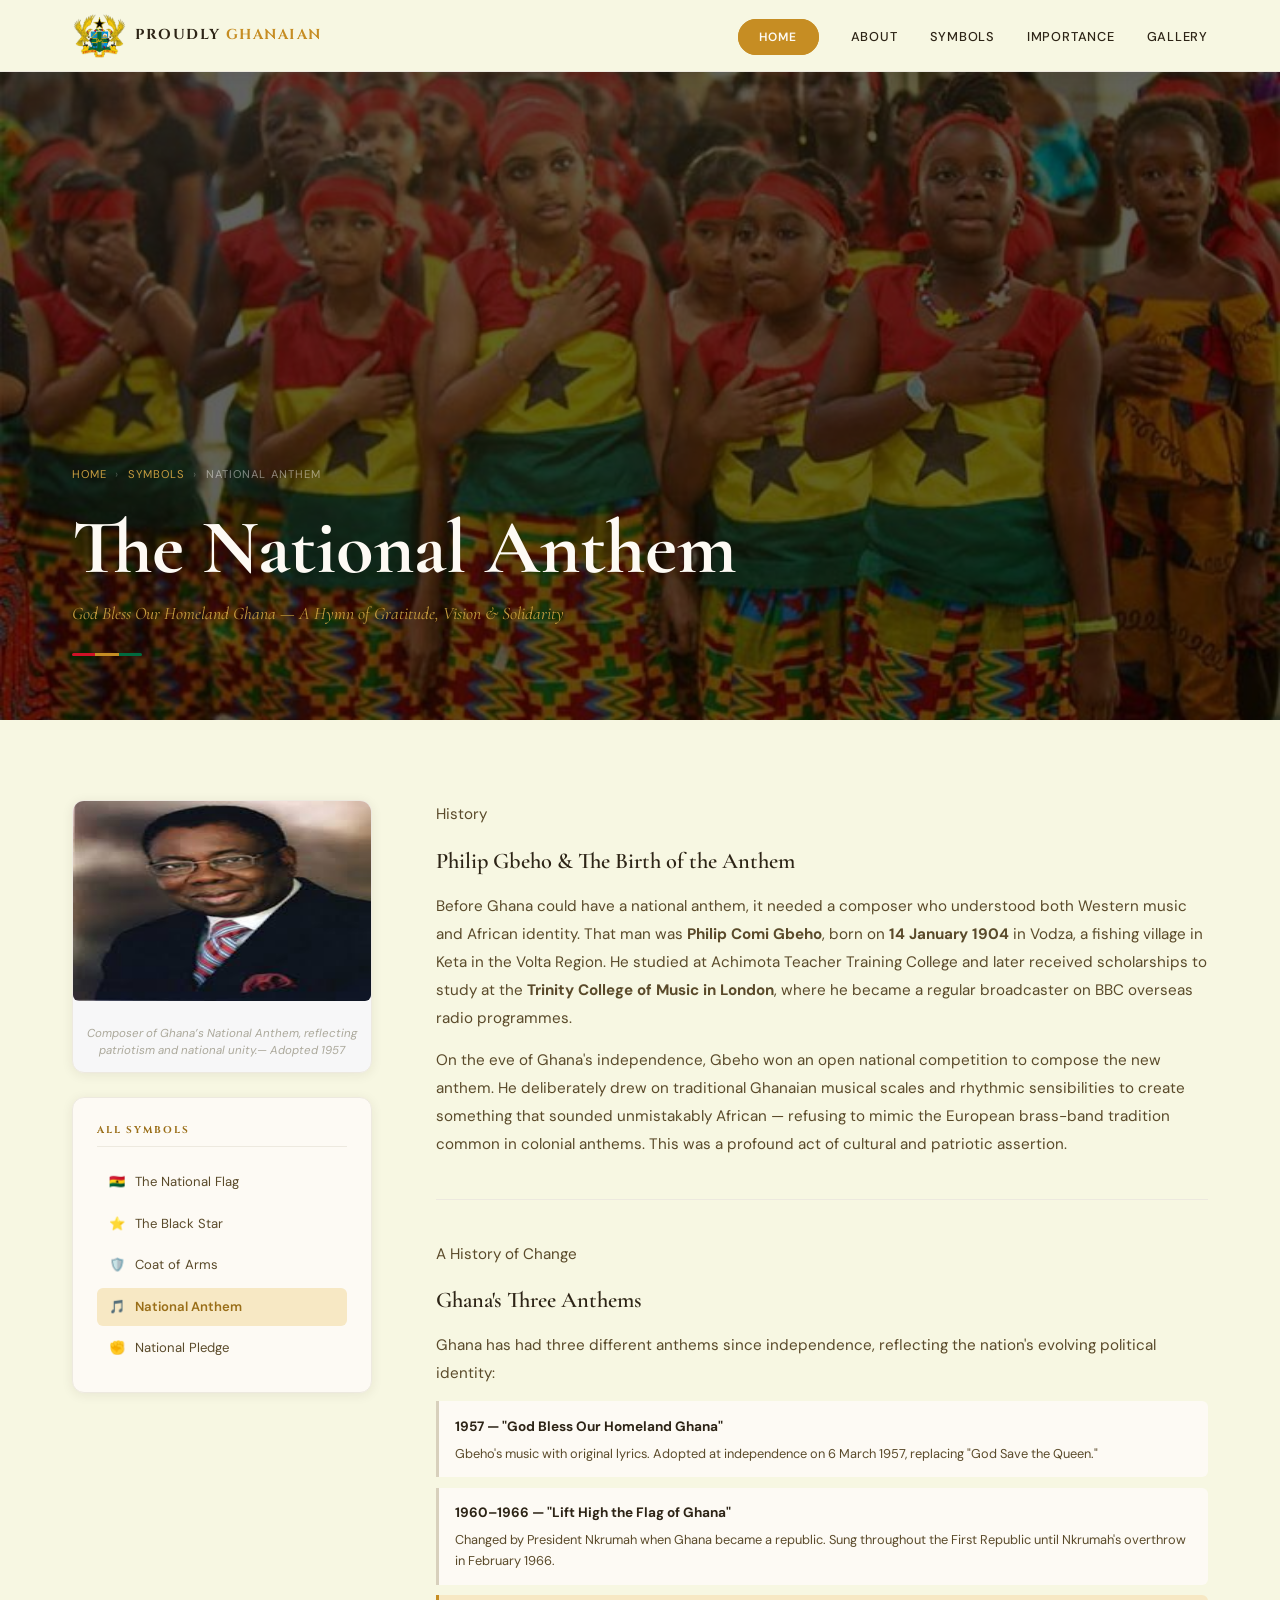
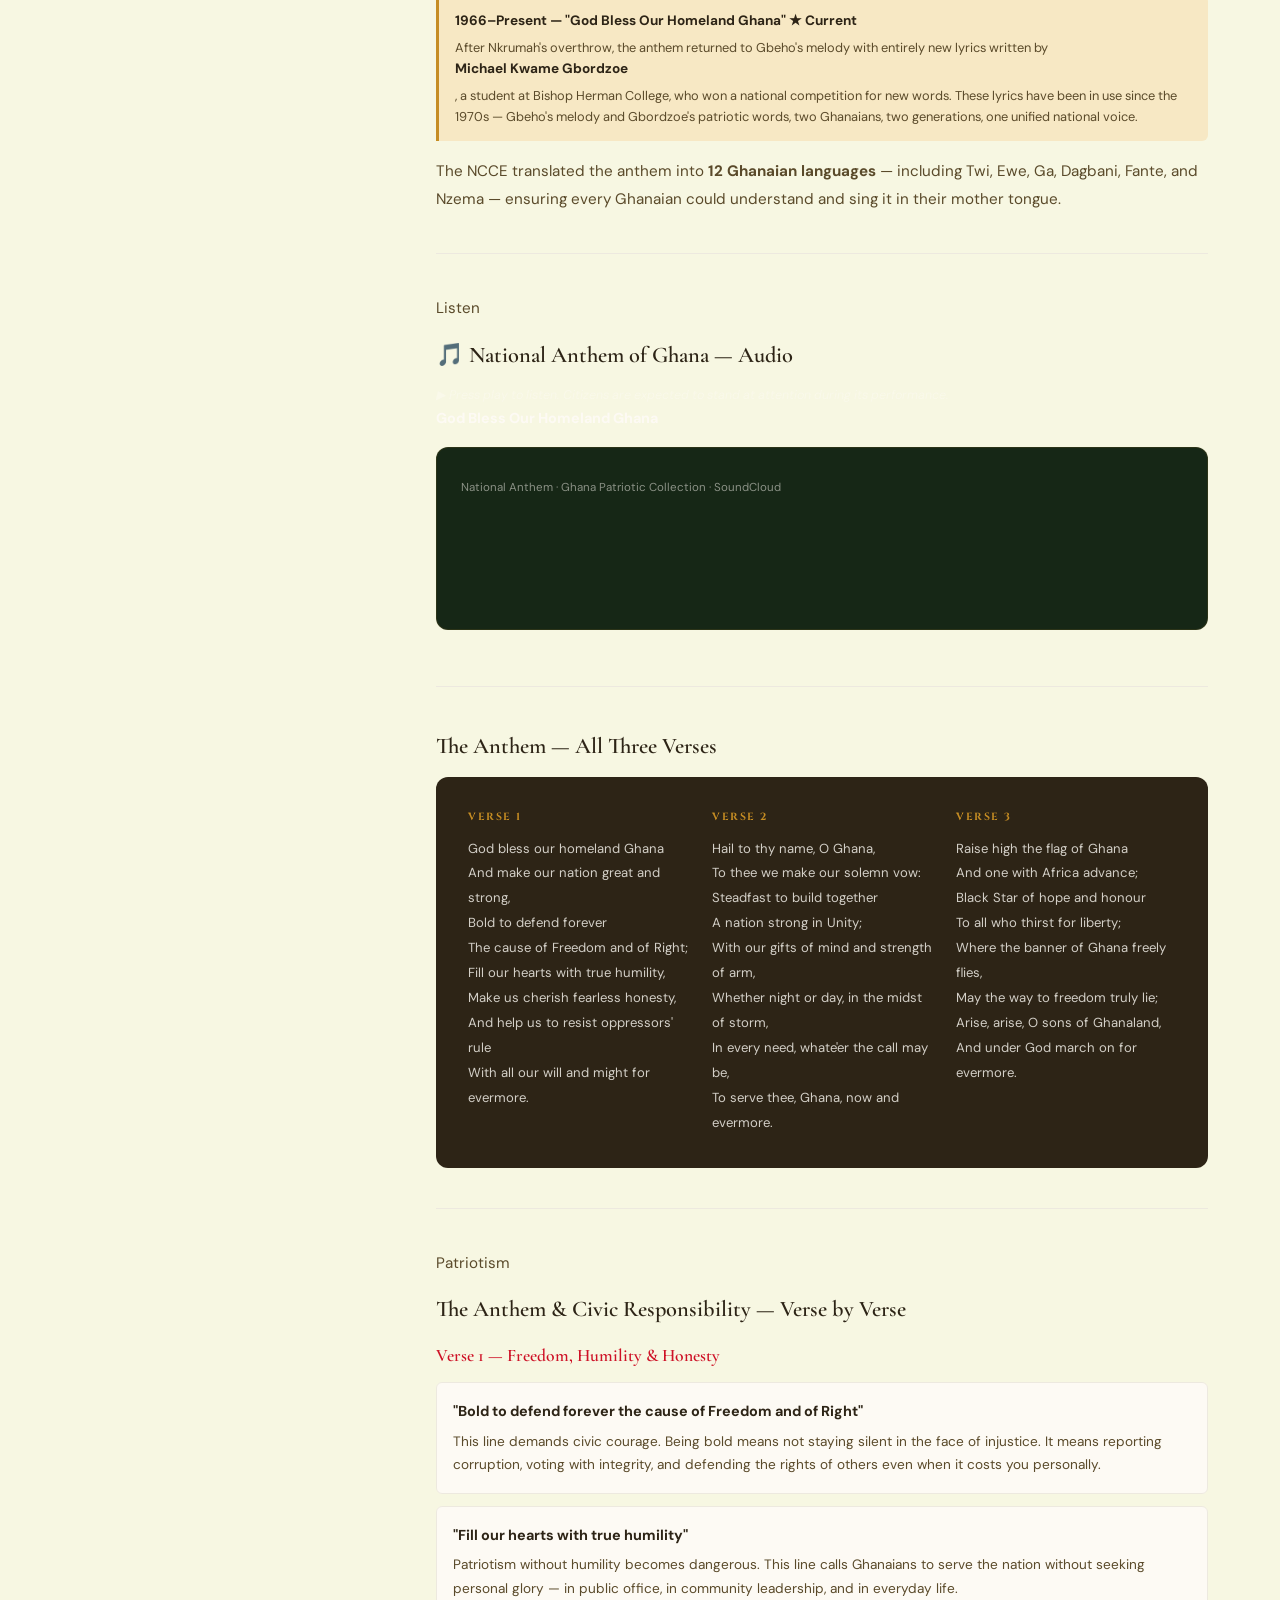
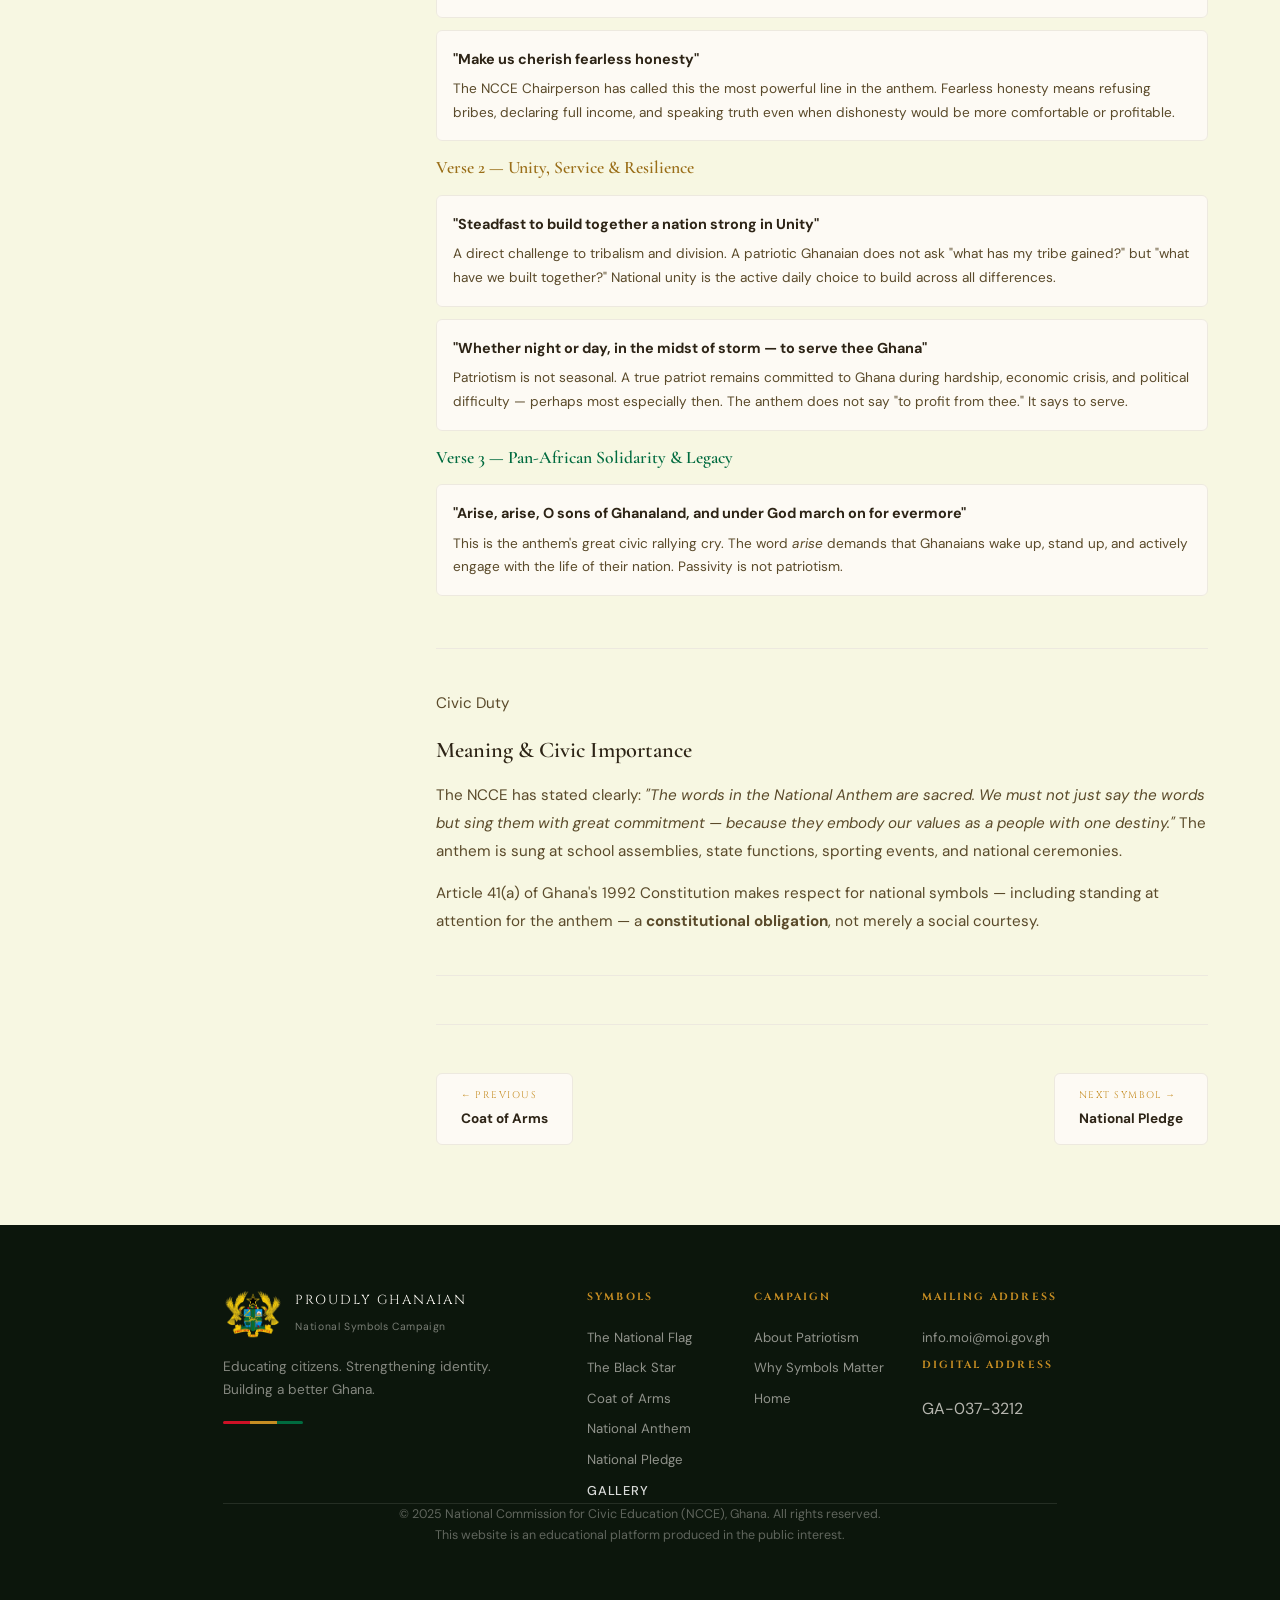
<file: anthem.html>
<!DOCTYPE html>
<html lang="en">
<head>
  <meta charset="UTF-8"/>
  <meta name="viewport" content="width=device-width,initial-scale=1.0"/>
  <title>The National Anthem | Proudly Ghanaian — NCCE Ghana</title>
  <meta name="description" content="God Bless Our Homeland Ghana — the full history, lyrics, and patriotic meaning of Ghana's National Anthem."/>
  <link rel="stylesheet" href="style.css"/>
  <link rel="preconnect" href="https://fonts.googleapis.com"/>
  <link rel="preconnect" href="https://fonts.gstatic.com" crossorigin/>
  <link href="https://fonts.googleapis.com/css2?family=Cormorant+Garamond:ital,wght@0,400;0,600;0,700;1,400;1,600&family=DM+Sans:opsz,wght@9..40,400;9..40,500;9..40,600&family=Cinzel:wght@400;600;700&display=swap" rel="stylesheet"/>
<style>
  .page-hero{background-image: url(images/national\ anthem.jpg); background-repeat: no-repeat; background-size: cover; height: auto;}
</style>
</head>
<body>

<!-- NAV -->
<nav class="navbar navbar--solid" id="navbar">
  <div class="nav-container">
    <a href="index.html" class="nav-logo">
      <div class="logo-text">
        <img src="images/HD_Ghana_Coat_Of_Arms_Logo_PNG-removebg-preview.png" height="46" alt="Coat of Arms"/>
        <div class="logo-write">PROUDLY <span>GHANAIAN</span></div>
      </div>
    </a>
    <button class="nav-toggle" id="navToggle" aria-label="Toggle navigation"><span></span><span></span><span></span></button>
    <ul class="nav-links" id="navLinks">
      <li><a href="index.html" class="nav-cta">Home</a></li>  
      <li><a href="index.html#intro" class="nav-link">About</a></li>
      <li><a href="index.html#symbols" class="nav-link">Symbols</a></li>
      <li><a href="index.html#importance" class="nav-link">Importance</a></li>
       <li><a href="gallery.html" class="nav-link">Gallery</a></li>
    </ul>
  </div>
</nav>

<!-- PAGE HERO -->
<section class="page-hero" >
  <div class="page-hero__bg">
    <div style="width:100%;height:100%;background:linear-gradient(135deg,#1A2A4A,#0D1A30)"></div>
  </div>
  <div class="page-hero__overlay"></div>
  <div class="container page-hero__content">
    <div class="breadcrumb">
      <a href="index.html">Home</a><span class="breadcrumb__sep">›</span>
      <a href="index.html#symbols">Symbols</a><span class="breadcrumb__sep">›</span>
      National Anthem
    </div>
    <h1>The National Anthem</h1>
    <p class="page-hero__tagline">God Bless Our Homeland Ghana — A Hymn of Gratitude, Vision &amp; Solidarity</p>
    <div class="page-hero__strip">
      <span style="background:var(--red)"></span>
      <span style="background:var(--gold)"></span>
      <span style="background:var(--green)"></span>
    </div>
  </div>
</section>

<!-- PAGE BODY -->
<main class="symbol-page">
  <div class="container">
    <div class="symbol-page__wrap">

      <aside class="symbol-sidebar">
        <div class="sidebar-visual" style="background:#f7f7f8;padding:0;overflow:hidden">
          <div class="anthem-display" style="border-radius:var(--radius-s)">
          
          </div>
          <img src="images/philip gbeho.jpg"  height="400px" width="400px" alt="composer of the national anthem">
          <p class="sidebar-visual__cap" style="color:rgba(97, 91, 64, 0.5);padding:.75rem">Composer of Ghana’s National Anthem, reflecting patriotism and national unity.— Adopted 1957</p>
        </div>
        <nav class="sidebar-nav">
          <h5>All Symbols</h5>
          <ul>
            <li><a href="flag.html"><span>🇬🇭</span> The National Flag</a></li>
            <li><a href="blackstar.html"><span>⭐</span> The Black Star</a></li>
            <li><a href="coatofarms.html"><span>🛡️</span> Coat of Arms</a></li>
            <li class="active"><a href="anthem.html"><span>🎵</span> National Anthem</a></li>
            <li><a href="pledge.html"><span>✊</span> National Pledge</a></li>
          </ul>
        </nav>
      </aside>

      <article class="symbol-content">

        <div class="sym-section">
          <p class="sym-section__label">History</p>
          <h4>Philip Gbeho &amp; The Birth of the Anthem</h4>
          <p>Before Ghana could have a national anthem, it needed a composer who understood both Western music and African identity. That man was <strong>Philip Comi Gbeho</strong>, born on <strong>14 January 1904</strong> in Vodza, a fishing village in Keta in the Volta Region. He studied at Achimota Teacher Training College and later received scholarships to study at the <strong>Trinity College of Music in London</strong>, where he became a regular broadcaster on BBC overseas radio programmes.</p>
          <p>On the eve of Ghana's independence, Gbeho won an open national competition to compose the new anthem. He deliberately drew on traditional Ghanaian musical scales and rhythmic sensibilities to create something that sounded unmistakably African — refusing to mimic the European brass-band tradition common in colonial anthems. This was a profound act of cultural and patriotic assertion.</p>
        </div>

        <div class="sym-section">
          <p class="sym-section__label">A History of Change</p>
          <h4>Ghana's Three Anthems</h4>
          <p>Ghana has had three different anthems since independence, reflecting the nation's evolving political identity:</p>
          <div class="anthem-hist">
            <div class="ah-item">
              <strong>1957 — "God Bless Our Homeland Ghana"</strong>
              <p>Gbeho's music with original lyrics. Adopted at independence on 6 March 1957, replacing "God Save the Queen."</p>
            </div>
            <div class="ah-item">
              <strong>1960–1966 — "Lift High the Flag of Ghana"</strong>
              <p>Changed by President Nkrumah when Ghana became a republic. Sung throughout the First Republic until Nkrumah's overthrow in February 1966.</p>
            </div>
            <div class="ah-item ah-item--current">
              <strong>1966–Present — "God Bless Our Homeland Ghana" ★ Current</strong>
              <p>After Nkrumah's overthrow, the anthem returned to Gbeho's melody with entirely new lyrics written by <strong>Michael Kwame Gbordzoe</strong>, a student at Bishop Herman College, who won a national competition for new words. These lyrics have been in use since the 1970s — Gbeho's melody and Gbordzoe's patriotic words, two Ghanaians, two generations, one unified national voice.</p>
            </div>
          </div>
          <p style="margin-top:1rem">The NCCE translated the anthem into <strong>12 Ghanaian languages</strong> — including Twi, Ewe, Ga, Dagbani, Fante, and Nzema — ensuring every Ghanaian could understand and sing it in their mother tongue.</p>
        </div>

<div class="sym-section">
          <p class="sym-section__label">Listen</p>
          <h4>🎵 National Anthem of Ghana — Audio</h4>
  <div class="audio audio-note">▶ Press play to listen. Citizens are expected to stand at attention during its performance.</div>
            <div class="audio-lbl">
              <div>
                <strong>God Bless Our Homeland Ghana</strong>
              </div>
            </div>
            
          <div class="audio-block audio-block--alt">
            <div class="audio-lbl">
              <div><span>National Anthem · Ghana Patriotic Collection · SoundCloud</span></div>
            </div>
            <iframe class="sc-embed" scrolling="no" frameborder="no" allow="autoplay"
              src="https://w.soundcloud.com/player/?url=https%3A//soundcloud.com/ikwabena/ghana-national-anthem-god&color=%23C8952A&auto_play=false&hide_related=true&show_comments=false&show_user=true&show_reposts=false&show_teaser=false">
            </iframe>
          </div>
        </div>


        <div class="sym-section">
          <h4>The Anthem — All Three Verses</h4>
          <div class="lyrics-block">
            <div class="verse">
              <strong>Verse 1</strong>
              <p>God bless our homeland Ghana<br/>
              And make our nation great and strong,<br/>
              Bold to defend forever<br/>
              The cause of Freedom and of Right;<br/>
              Fill our hearts with true humility,<br/>
              Make us cherish fearless honesty,<br/>
              And help us to resist oppressors' rule<br/>
              With all our will and might for evermore.</p>
            </div>
            <div class="verse">
              <strong>Verse 2</strong>
              <p>Hail to thy name, O Ghana,<br/>
              To thee we make our solemn vow:<br/>
              Steadfast to build together<br/>
              A nation strong in Unity;<br/>
              With our gifts of mind and strength of arm,<br/>
              Whether night or day, in the midst of storm,<br/>
              In every need, whate'er the call may be,<br/>
              To serve thee, Ghana, now and evermore.</p>
            </div>
            <div class="verse">
              <strong>Verse 3</strong>
              <p>Raise high the flag of Ghana<br/>
              And one with Africa advance;<br/>
              Black Star of hope and honour<br/>
              To all who thirst for liberty;<br/>
              Where the banner of Ghana freely flies,<br/>
              May the way to freedom truly lie;<br/>
              Arise, arise, O sons of Ghanaland,<br/>
              And under God march on for evermore.</p>
            </div>
          </div>
        </div>

        

        <div class="sym-section">
          <p class="sym-section__label">Patriotism</p>
          <h4>The Anthem &amp; Civic Responsibility — Verse by Verse</h4>

          <h4 style="font-size:1.1rem;color:var(--red);margin-bottom:.75rem">Verse 1 — Freedom, Humility &amp; Honesty</h4>
          <div class="pat-point">
            <strong>"Bold to defend forever the cause of Freedom and of Right"</strong>
            <p>This line demands civic courage. Being bold means not staying silent in the face of injustice. It means reporting corruption, voting with integrity, and defending the rights of others even when it costs you personally.</p>
          </div>
          <div class="pat-point">
            <strong>"Fill our hearts with true humility"</strong>
            <p>Patriotism without humility becomes dangerous. This line calls Ghanaians to serve the nation without seeking personal glory — in public office, in community leadership, and in everyday life.</p>
          </div>
          <div class="pat-point">
            <strong>"Make us cherish fearless honesty"</strong>
            <p>The NCCE Chairperson has called this the most powerful line in the anthem. Fearless honesty means refusing bribes, declaring full income, and speaking truth even when dishonesty would be more comfortable or profitable.</p>
          </div>

          <h4 style="font-size:1.1rem;color:var(--gold-dark);margin:.75rem 0">Verse 2 — Unity, Service &amp; Resilience</h4>
          <div class="pat-point">
            <strong>"Steadfast to build together a nation strong in Unity"</strong>
            <p>A direct challenge to tribalism and division. A patriotic Ghanaian does not ask "what has my tribe gained?" but "what have we built together?" National unity is the active daily choice to build across all differences.</p>
          </div>
          <div class="pat-point">
            <strong>"Whether night or day, in the midst of storm — to serve thee Ghana"</strong>
            <p>Patriotism is not seasonal. A true patriot remains committed to Ghana during hardship, economic crisis, and political difficulty — perhaps most especially then. The anthem does not say "to profit from thee." It says to serve.</p>
          </div>

          <h4 style="font-size:1.1rem;color:var(--green);margin:.75rem 0">Verse 3 — Pan-African Solidarity &amp; Legacy</h4>
          <div class="pat-point">
            <strong>"Arise, arise, O sons of Ghanaland, and under God march on for evermore"</strong>
            <p>This is the anthem's great civic rallying cry. The word <em>arise</em> demands that Ghanaians wake up, stand up, and actively engage with the life of their nation. Passivity is not patriotism.</p>
          </div>
        </div>

        <div class="sym-section">
          <p class="sym-section__label">Civic Duty</p>
          <h4>Meaning &amp; Civic Importance</h4>
          <p>The NCCE has stated clearly: <em>"The words in the National Anthem are sacred. We must not just say the words but sing them with great commitment — because they embody our values as a people with one destiny."</em> The anthem is sung at school assemblies, state functions, sporting events, and national ceremonies.</p>
          <p>Article 41(a) of Ghana's 1992 Constitution makes respect for national symbols — including standing at attention for the anthem — a <strong>constitutional obligation</strong>, not merely a social courtesy.</p>
        </div>

        <div class="sym-pagination">
          <a href="coatofarms.html">
            <div><span class="dir">← Previous</span><strong>Coat of Arms</strong></div>
          </a>
          <span class="sym-pagination__spacer"></span>
          <a href="pledge.html">
            <div><span class="dir">Next Symbol →</span><strong>National Pledge</strong></div>
          </a>
        </div>

      </article>
    </div>
  </div>
</main>

<!-- FOOTER -->
<footer class="footer">
  <div class="container">
    <div class="footer-top">
      <div class="footer-brand">
        <div class="footer-logo">
          <span class="footer-star"><img src="images/HD_Ghana_Coat_Of_Arms_Logo_PNG-removebg-preview.png" alt="coat of arms"></span>
          <div class="footer-logo-text"><span class="lp">PROUDLY GHANAIAN</span><span class="ls">National Symbols Campaign</span></div>
        </div>
        <p class="footer-tagline">Educating citizens. Strengthening identity. Building a better Ghana.</p>
        <div class="footer-strip"><span></span><span></span><span></span></div>
      </div>
      <div class="footer-links">
        <div class="footer-col">
          <h5>Symbols</h5>
          <a href="flag.html" class="footer-link">The National Flag</a>
          <a href="blackstar.html" class="footer-link">The Black Star</a>
          <a href="coatofarms.html" class="footer-link">Coat of Arms</a>
          <a href="anthem.html" class="footer-link">National Anthem</a>
          <a href="pledge.html" class="footer-link">National Pledge</a>
          <a href="gallery.html" class="nav-link">Gallery</a>
        </div>
        <div class="footer-col">
          <h5>Campaign</h5>
          <a href="index.html#intro" class="footer-link">About Patriotism</a>
          <a href="index.html#importance" class="footer-link">Why Symbols Matter</a>
          <a href="index.html" class="footer-link">Home</a>
        </div>
        <div class="footer-col">
           <h5>Mailing Address</h5>
           <a href="mailto:info.moi@moi.gov.gh" class="footer-link">info.moi@moi.gov.gh</a>
           <h5 id="digital" class="footer-link">Digital Address</h5>
           <p>GA-037-3212</p>
        </div>
      </div>
    </div>
    <div class="footer-bottom">
      <p>© 2025 National Commission for Civic Education (NCCE), Ghana. All rights reserved.</p>
      <p class="footer-disc">This website is an educational platform produced in the public interest.</p>
    </div>
  </div>
</footer>
<script src="script.js"></script>
</body>
</html>
</file>
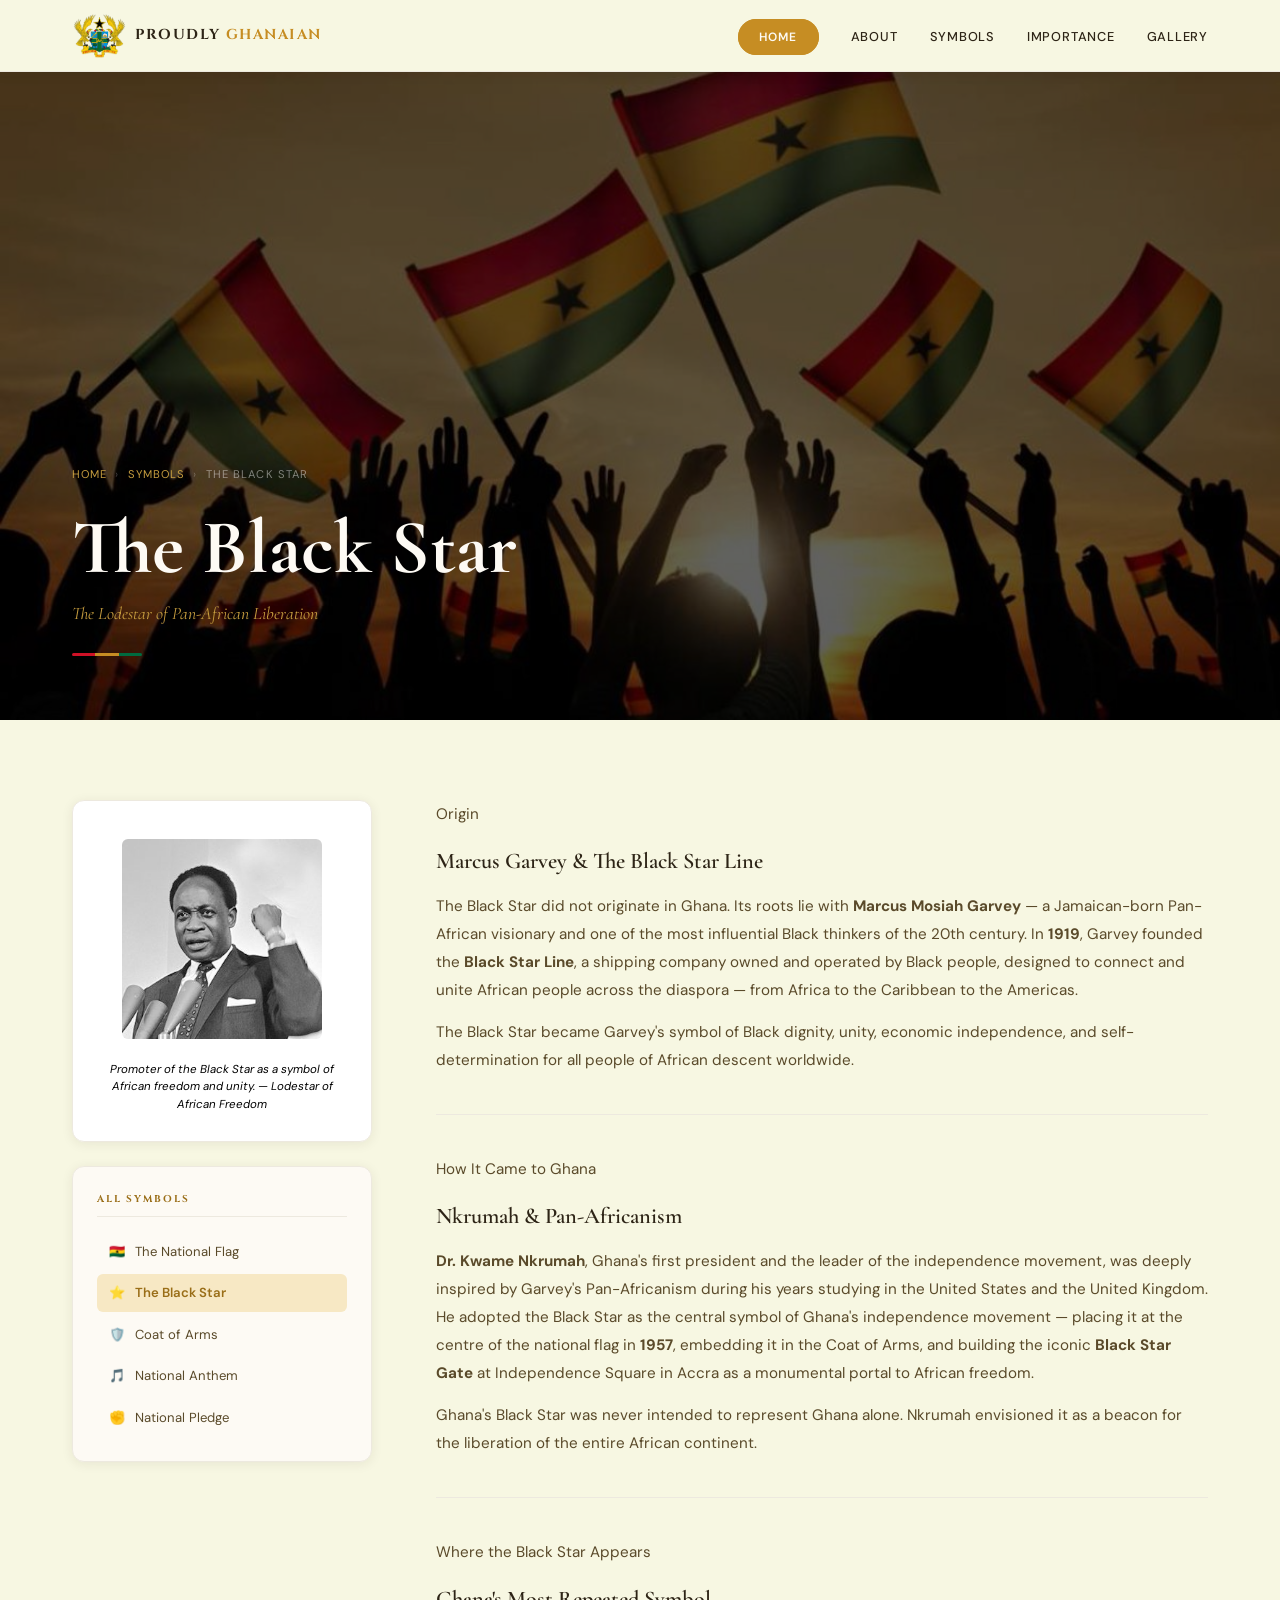
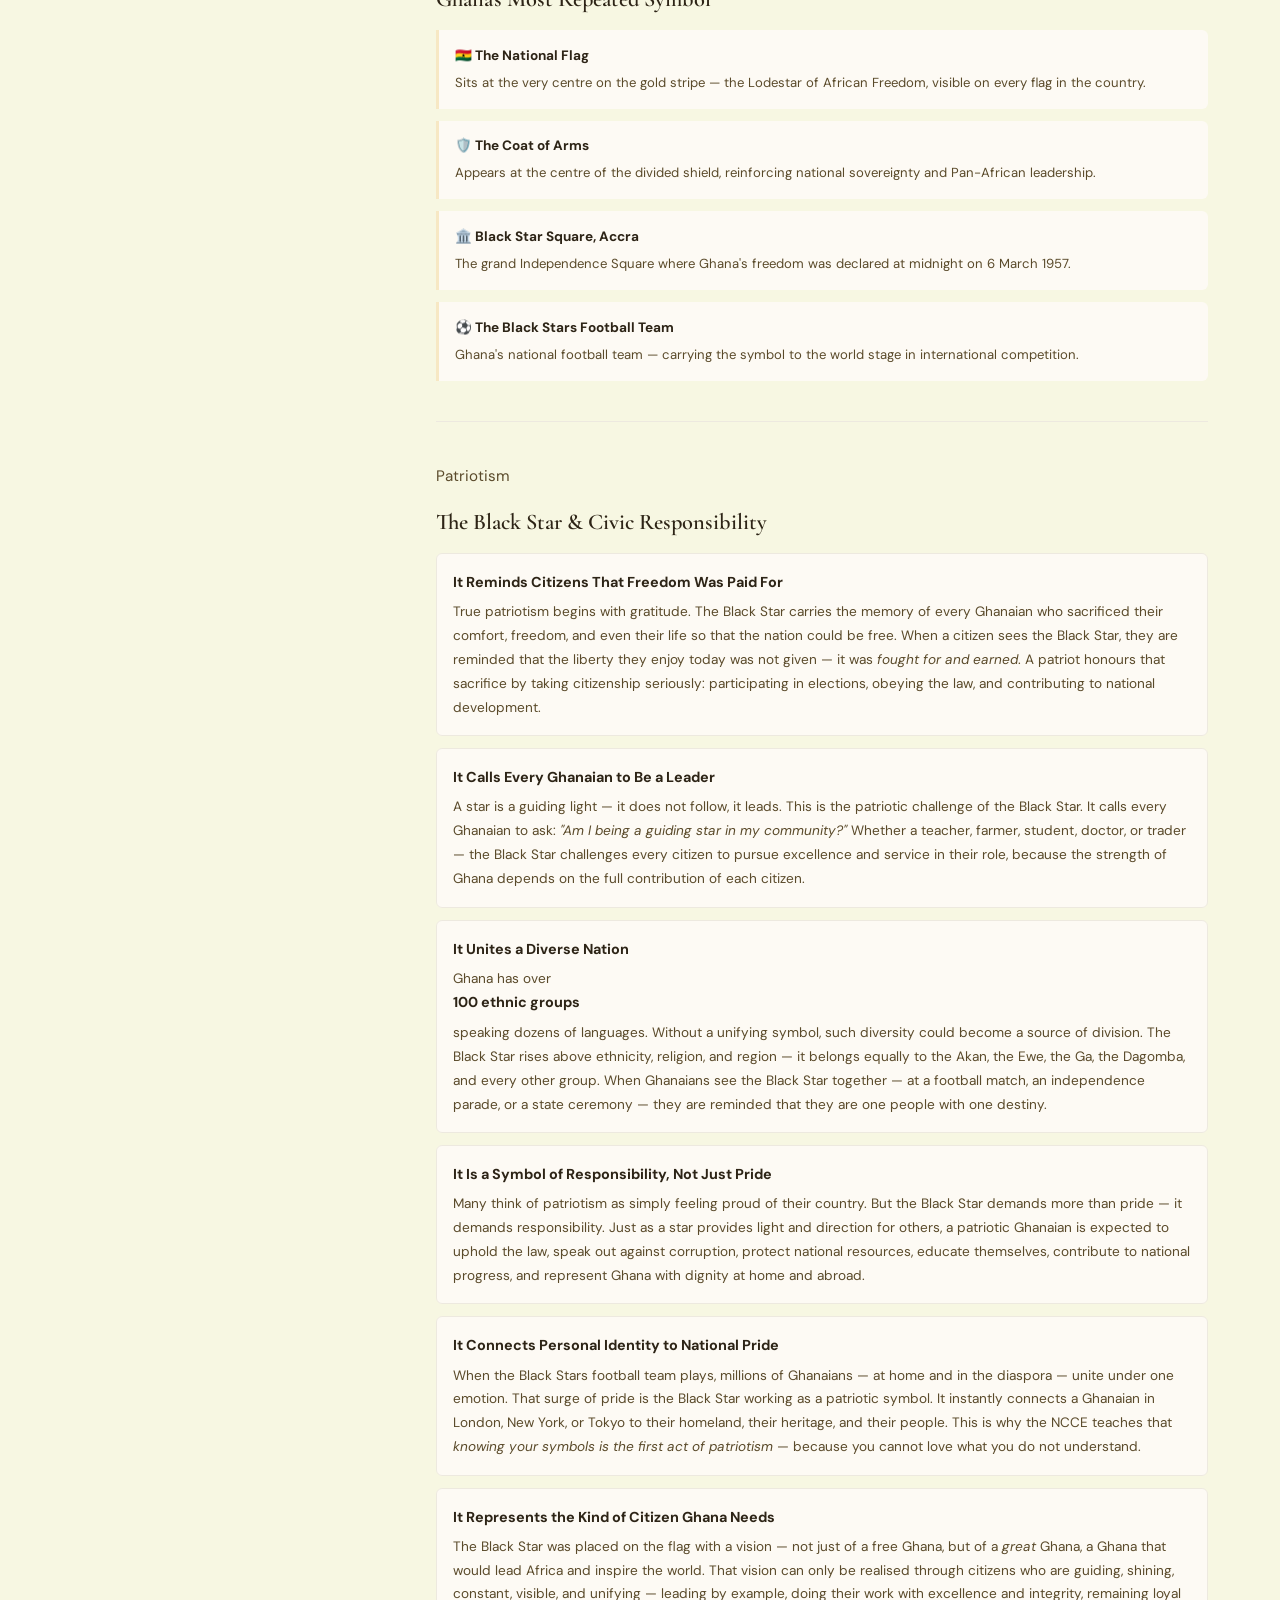
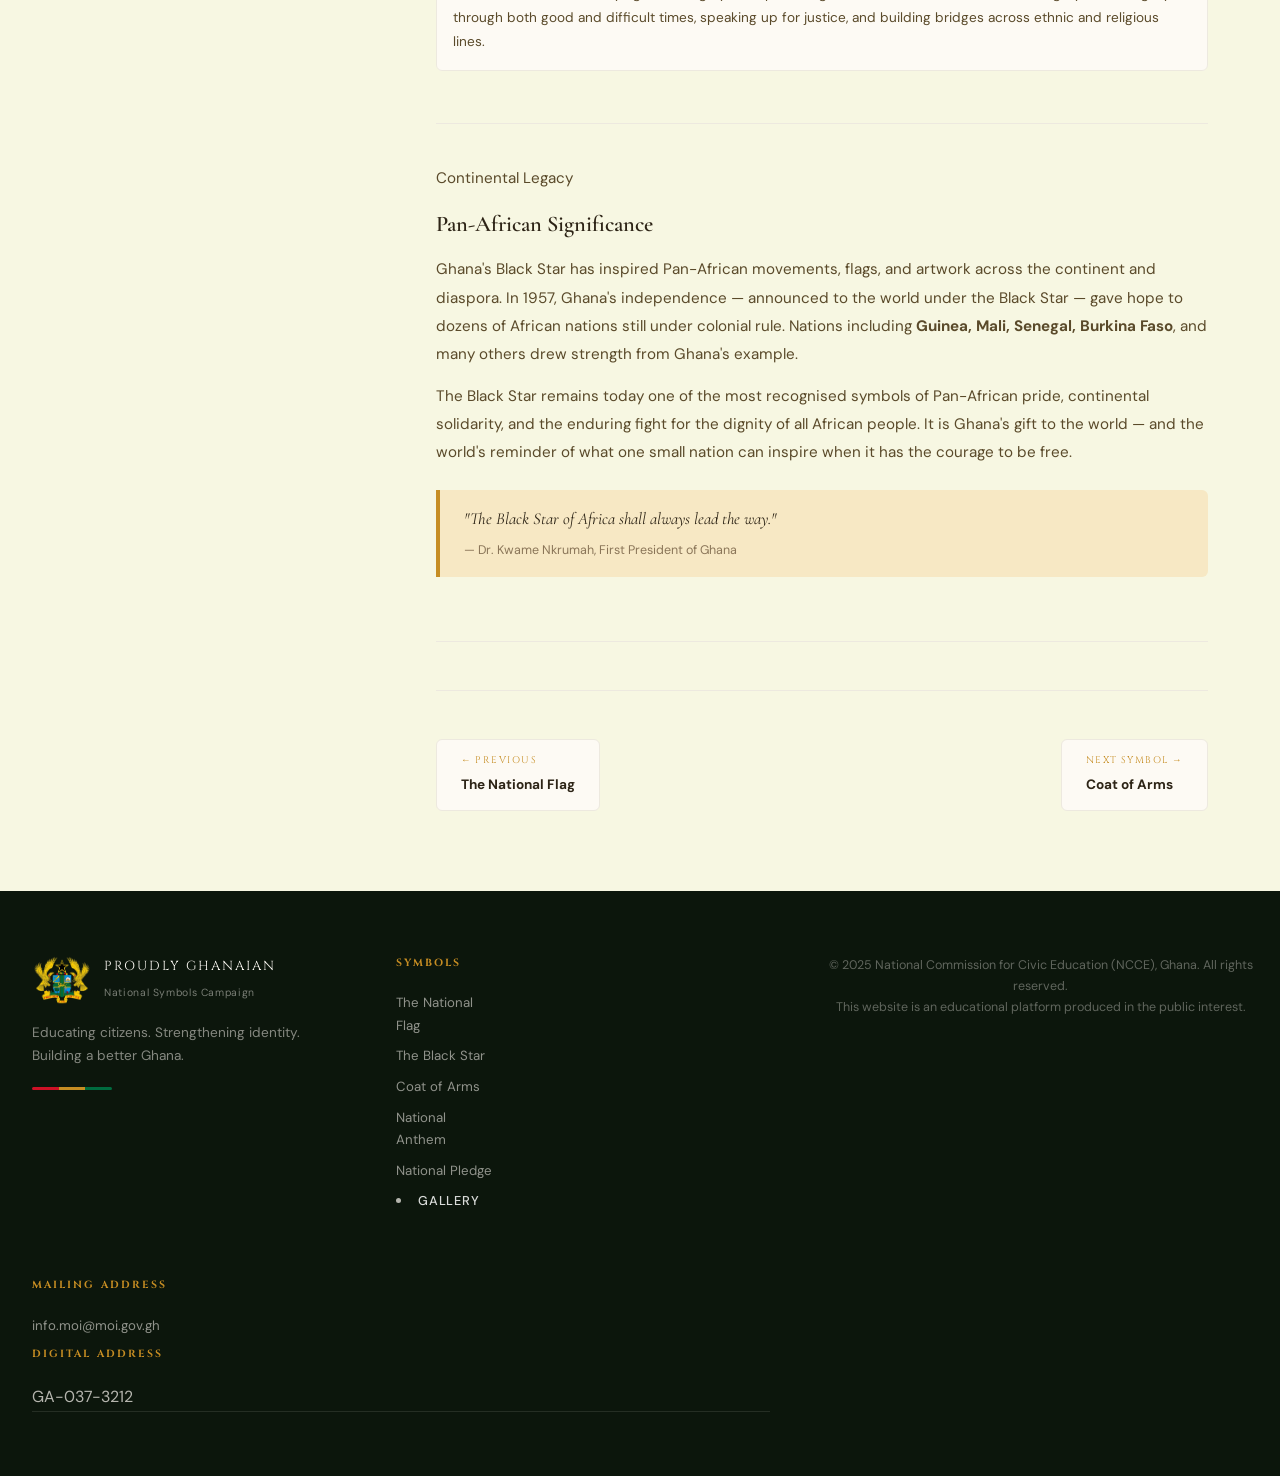
<file: blackstar.html>
<!DOCTYPE html>
<html lang="en">
<head>
  <meta charset="UTF-8"/>
  <meta name="viewport" content="width=device-width,initial-scale=1.0"/>
  <title>The Black Star | Proudly Ghanaian — NCCE Ghana</title>
  <meta name="description" content="The history, Pan-African significance, and civic meaning of Ghana's Black Star — the Lodestar of African Freedom."/>
  <link rel="stylesheet" href="style.css"/>
  <link rel="preconnect" href="https://fonts.googleapis.com"/>
  <link rel="preconnect" href="https://fonts.gstatic.com" crossorigin/>
  <link href="https://fonts.googleapis.com/css2?family=Cormorant+Garamond:ital,wght@0,400;0,600;0,700;1,400;1,600&family=DM+Sans:opsz,wght@9..40,400;9..40,500;9..40,600&family=Cinzel:wght@400;600;700&display=swap" rel="stylesheet"/>
  <style>
    .page-hero{ background-image: url(images/Ghana\ black\ star.jpg);background-size: cover; background-repeat: no-repeat;   }
    .page-hero__bg img{ filter:brightness(.2) saturate(.5); opacity: 10; }
    .star-hero-visual{
      width:100%;height:220px;background:white;border-radius:var(--radius-s);
      display:flex;align-items:center;justify-content:center;position:relative;overflow:hidden;
    }
    .star-ring{position:absolute;border-radius:50%;border:1px solid rgba(200,149,42,.25)}
    .sr1{width:160px;height:160px;animation:spin 20s linear infinite}
    .sr2{width:100px;height:100px;animation:spin 13s linear infinite reverse}
    @keyframes spin{from{transform:rotate(0deg)}to{transform:rotate(360deg)}}
    .star-icon{font-size:3.5rem;color:var(--gold);position:relative;z-index:2;
      filter:drop-shadow(0 0 20px rgba(200,149,42,.7));animation:starPulse 3s ease-in-out infinite}
    @keyframes starPulse{0%,100%{filter:drop-shadow(0 0 12px rgba(200,149,42,.5))}50%{filter:drop-shadow(0 0 30px rgba(200,149,42,.9))}}
  </style>
</head>
<body>

<!-- NAV -->
<nav class="navbar navbar--solid" id="navbar">
  <div class="nav-container">
    <a href="index.html" class="nav-logo">
      <div class="logo-text">
        <img src="images/HD_Ghana_Coat_Of_Arms_Logo_PNG-removebg-preview.png" height="46" alt="Coat of Arms"/>
        <div class="logo-write">PROUDLY <span>GHANAIAN</span></div>
      </div>
    </a>
    <button class="nav-toggle" id="navToggle" aria-label="Toggle navigation"><span></span><span></span><span></span></button>
    <ul class="nav-links" id="navLinks">
      <li><a href="index.html" class="nav-cta">Home</a></li>  
      <li><a href="index.html#intro"      class="nav-link">About</a></li>
      <li><a href="index.html#symbols"    class="nav-link">Symbols</a></li>
      <li><a href="index.html#importance" class="nav-link">Importance</a></li>
      <li><a href="gallery.html" class="nav-link">Gallery</a></li>
    </ul>
  </div>
</nav>

<!-- PAGE HERO -->
<section class="page-hero">
       <div class="page-hero__bg">
    <!-- <img src="/images/Ghana black star.jpg" width="100%" alt="Ghana black star"> -->
  </div>
  <div class="page-hero__overlay"></div>
  <div class="container page-hero__content">
    <div class="breadcrumb">
      <a href="index.html">Home</a><span class="breadcrumb__sep">›</span>
      <a href="index.html#symbols">Symbols</a><span class="breadcrumb__sep">›</span>
      The Black Star
    </div>
    <h1>The Black Star</h1>
    <p class="page-hero__tagline">The Lodestar of Pan-African Liberation</p>
    <div class="page-hero__strip">
      <span style="background:var(--red)"></span>
      <span style="background:var(--gold)"></span>
      <span style="background:var(--green)"></span>
    </div>
  </div>
</section>

<!-- PAGE BODY -->
<main class="symbol-page">
  <div class="container">
    <div class="symbol-page__wrap">

      <aside class="symbol-sidebar">
        <div class="sidebar-visual"  style="background:white" >
          <div class="star-hero-visual">
            <img src="images/Nkrumah.jpg" alt="blackstar">
          </div>
          <p class="sidebar-visual__cap" style="color:black">Promoter of the Black Star as a symbol of African freedom and unity. — Lodestar of African Freedom</p>
        </div>
        <nav class="sidebar-nav">
          <h5>All Symbols</h5>
          <ul>
            <li><a href="flag.html"><span>🇬🇭</span> The National Flag</a></li>
            <li class="active"><a href="blackstar.html"><span>⭐</span> The Black Star</a></li>
            <li><a href="coatofarms.html"><span>🛡️</span> Coat of Arms</a></li>
            <li><a href="anthem.html"><span>🎵</span> National Anthem</a></li>
            <li><a href="pledge.html"><span>✊</span> National Pledge</a></li>
          </ul>
        </nav>
      </aside>

      <article class="symbol-content">

        <div class="sym-section">
          <p class="sym-section__label">Origin</p>
          <h4>Marcus Garvey &amp; The Black Star Line</h4>
          <p>The Black Star did not originate in Ghana. Its roots lie with <strong>Marcus Mosiah Garvey</strong> — a Jamaican-born Pan-African visionary and one of the most influential Black thinkers of the 20th century. In <strong>1919</strong>, Garvey founded the <strong>Black Star Line</strong>, a shipping company owned and operated by Black people, designed to connect and unite African people across the diaspora — from Africa to the Caribbean to the Americas.</p>
          <p>The Black Star became Garvey's symbol of Black dignity, unity, economic independence, and self-determination for all people of African descent worldwide.</p>
        </div>

        <div class="sym-section">
          <p class="sym-section__label">How It Came to Ghana</p>
          <h4>Nkrumah &amp; Pan-Africanism</h4>
          <p><strong>Dr. Kwame Nkrumah</strong>, Ghana's first president and the leader of the independence movement, was deeply inspired by Garvey's Pan-Africanism during his years studying in the United States and the United Kingdom. He adopted the Black Star as the central symbol of Ghana's independence movement — placing it at the centre of the national flag in <strong>1957</strong>, embedding it in the Coat of Arms, and building the iconic <strong>Black Star Gate</strong> at Independence Square in Accra as a monumental portal to African freedom.</p>
          <p>Ghana's Black Star was never intended to represent Ghana alone. Nkrumah envisioned it as a beacon for the liberation of the entire African continent.</p>
        </div>

        <div class="sym-section">
          <p class="sym-section__label">Where the Black Star Appears</p>
          <h4>Ghana's Most Repeated Symbol</h4>
          <div class="coa-list">
            <div class="coa-item"><strong>🇬🇭 The National Flag</strong><p>Sits at the very centre on the gold stripe — the Lodestar of African Freedom, visible on every flag in the country.</p></div>
            <div class="coa-item"><strong>🛡️ The Coat of Arms</strong><p>Appears at the centre of the divided shield, reinforcing national sovereignty and Pan-African leadership.</p></div>
            <div class="coa-item"><strong>🏛️ Black Star Square, Accra</strong><p>The grand Independence Square where Ghana's freedom was declared at midnight on 6 March 1957.</p></div>
            <div class="coa-item"><strong>⚽ The Black Stars Football Team</strong><p>Ghana's national football team — carrying the symbol to the world stage in international competition.</p></div>
          </div>
        </div>

        <div class="sym-section">
          <p class="sym-section__label">Patriotism</p>
          <h4>The Black Star &amp; Civic Responsibility</h4>

          <div class="pat-point">
            <strong>It Reminds Citizens That Freedom Was Paid For</strong>
            <p>True patriotism begins with gratitude. The Black Star carries the memory of every Ghanaian who sacrificed their comfort, freedom, and even their life so that the nation could be free. When a citizen sees the Black Star, they are reminded that the liberty they enjoy today was not given — it was <em>fought for and earned</em>. A patriot honours that sacrifice by taking citizenship seriously: participating in elections, obeying the law, and contributing to national development.</p>
          </div>

          <div class="pat-point">
            <strong>It Calls Every Ghanaian to Be a Leader</strong>
            <p>A star is a guiding light — it does not follow, it leads. This is the patriotic challenge of the Black Star. It calls every Ghanaian to ask: <em>"Am I being a guiding star in my community?"</em> Whether a teacher, farmer, student, doctor, or trader — the Black Star challenges every citizen to pursue excellence and service in their role, because the strength of Ghana depends on the full contribution of each citizen.</p>
          </div>

          <div class="pat-point">
            <strong>It Unites a Diverse Nation</strong>
            <p>Ghana has over <strong>100 ethnic groups</strong> speaking dozens of languages. Without a unifying symbol, such diversity could become a source of division. The Black Star rises above ethnicity, religion, and region — it belongs equally to the Akan, the Ewe, the Ga, the Dagomba, and every other group. When Ghanaians see the Black Star together — at a football match, an independence parade, or a state ceremony — they are reminded that they are one people with one destiny.</p>
          </div>

          <div class="pat-point">
            <strong>It Is a Symbol of Responsibility, Not Just Pride</strong>
            <p>Many think of patriotism as simply feeling proud of their country. But the Black Star demands more than pride — it demands responsibility. Just as a star provides light and direction for others, a patriotic Ghanaian is expected to uphold the law, speak out against corruption, protect national resources, educate themselves, contribute to national progress, and represent Ghana with dignity at home and abroad.</p>
          </div>

          <div class="pat-point">
            <strong>It Connects Personal Identity to National Pride</strong>
            <p>When the Black Stars football team plays, millions of Ghanaians — at home and in the diaspora — unite under one emotion. That surge of pride is the Black Star working as a patriotic symbol. It instantly connects a Ghanaian in London, New York, or Tokyo to their homeland, their heritage, and their people. This is why the NCCE teaches that <em>knowing your symbols is the first act of patriotism</em> — because you cannot love what you do not understand.</p>
          </div>

          <div class="pat-point">
            <strong>It Represents the Kind of Citizen Ghana Needs</strong>
            <p>The Black Star was placed on the flag with a vision — not just of a free Ghana, but of a <em>great</em> Ghana, a Ghana that would lead Africa and inspire the world. That vision can only be realised through citizens who are guiding, shining, constant, visible, and unifying — leading by example, doing their work with excellence and integrity, remaining loyal through both good and difficult times, speaking up for justice, and building bridges across ethnic and religious lines.</p>
          </div>
        </div>

        <div class="sym-section">
          <p class="sym-section__label">Continental Legacy</p>
          <h4>Pan-African Significance</h4>
          <p>Ghana's Black Star has inspired Pan-African movements, flags, and artwork across the continent and diaspora. In 1957, Ghana's independence — announced to the world under the Black Star — gave hope to dozens of African nations still under colonial rule. Nations including <strong>Guinea, Mali, Senegal, Burkina Faso</strong>, and many others drew strength from Ghana's example.</p>
          <p>The Black Star remains today one of the most recognised symbols of Pan-African pride, continental solidarity, and the enduring fight for the dignity of all African people. It is Ghana's gift to the world — and the world's reminder of what one small nation can inspire when it has the courage to be free.</p>
          <div class="pull-quote">
            "The Black Star of Africa shall always lead the way."
            <cite>— Dr. Kwame Nkrumah, First President of Ghana</cite>
          </div>
        </div>

        <div class="sym-pagination">
          <a href="flag.html">
            <div><span class="dir">← Previous</span><strong>The National Flag</strong></div>
          </a>
          <span class="sym-pagination__spacer"></span>
          <a href="coatofarms.html">
            <div><span class="dir">Next Symbol →</span><strong>Coat of Arms</strong></div>
          </a>
        </div>

      </article>
    </div>
  </div>
</main>

<!-- FOOTER -->
<footer class="footer">
  <div class="container">
    <div class="footer-top">
      <div class="footer-brand">
        <div class="footer-logo">
          <span class="footer-star"><img src="images/HD_Ghana_Coat_Of_Arms_Logo_PNG-removebg-preview.png" alt="coat of arms"></span>
          <div class="footer-logo-text"><span class="lp">PROUDLY GHANAIAN</span><span class="ls">National Symbols Campaign</span></div>
        </div>
        <p class="footer-tagline">Educating citizens. Strengthening identity. Building a better Ghana.</p>
        <div class="footer-strip"><span></span><span></span><span></span></div>
      </div>
      <div class="footer-links">
        <div class="footer-col">
          <h5>Symbols</h5>
          <a href="flag.html" class="footer-link">The National Flag</a>
          <a href="blackstar.html" class="footer-link">The Black Star</a>
          <a href="coatofarms.html" class="footer-link">Coat of Arms</a>
          <a href="anthem.html" class="footer-link">National Anthem</a>
          <a href="pledge.html" class="footer-link">National Pledge</a>
          <li><a href="#gallery.html" class="nav-link">Gallery</a></li>
        </div>
      </div>
        <div class="footer-col">
           <h5>Mailing Address</h5>
           <a href="mailto:info.moi@moi.gov.gh" class="footer-link">info.moi@moi.gov.gh</a>
           <h5 id="digital" class="footer-link">Digital Address</h5>
           <p>GA-037-3212</p>
        </div>
      </div>
    </div>
    <div class="footer-bottom">
      <p>© 2025 National Commission for Civic Education (NCCE), Ghana. All rights reserved.</p>
      <p class="footer-disc">This website is an educational platform produced in the public interest.</p>
    </div>
  </div>
</footer>
<script src="script.js"></script>
</body>
</html>
</file>
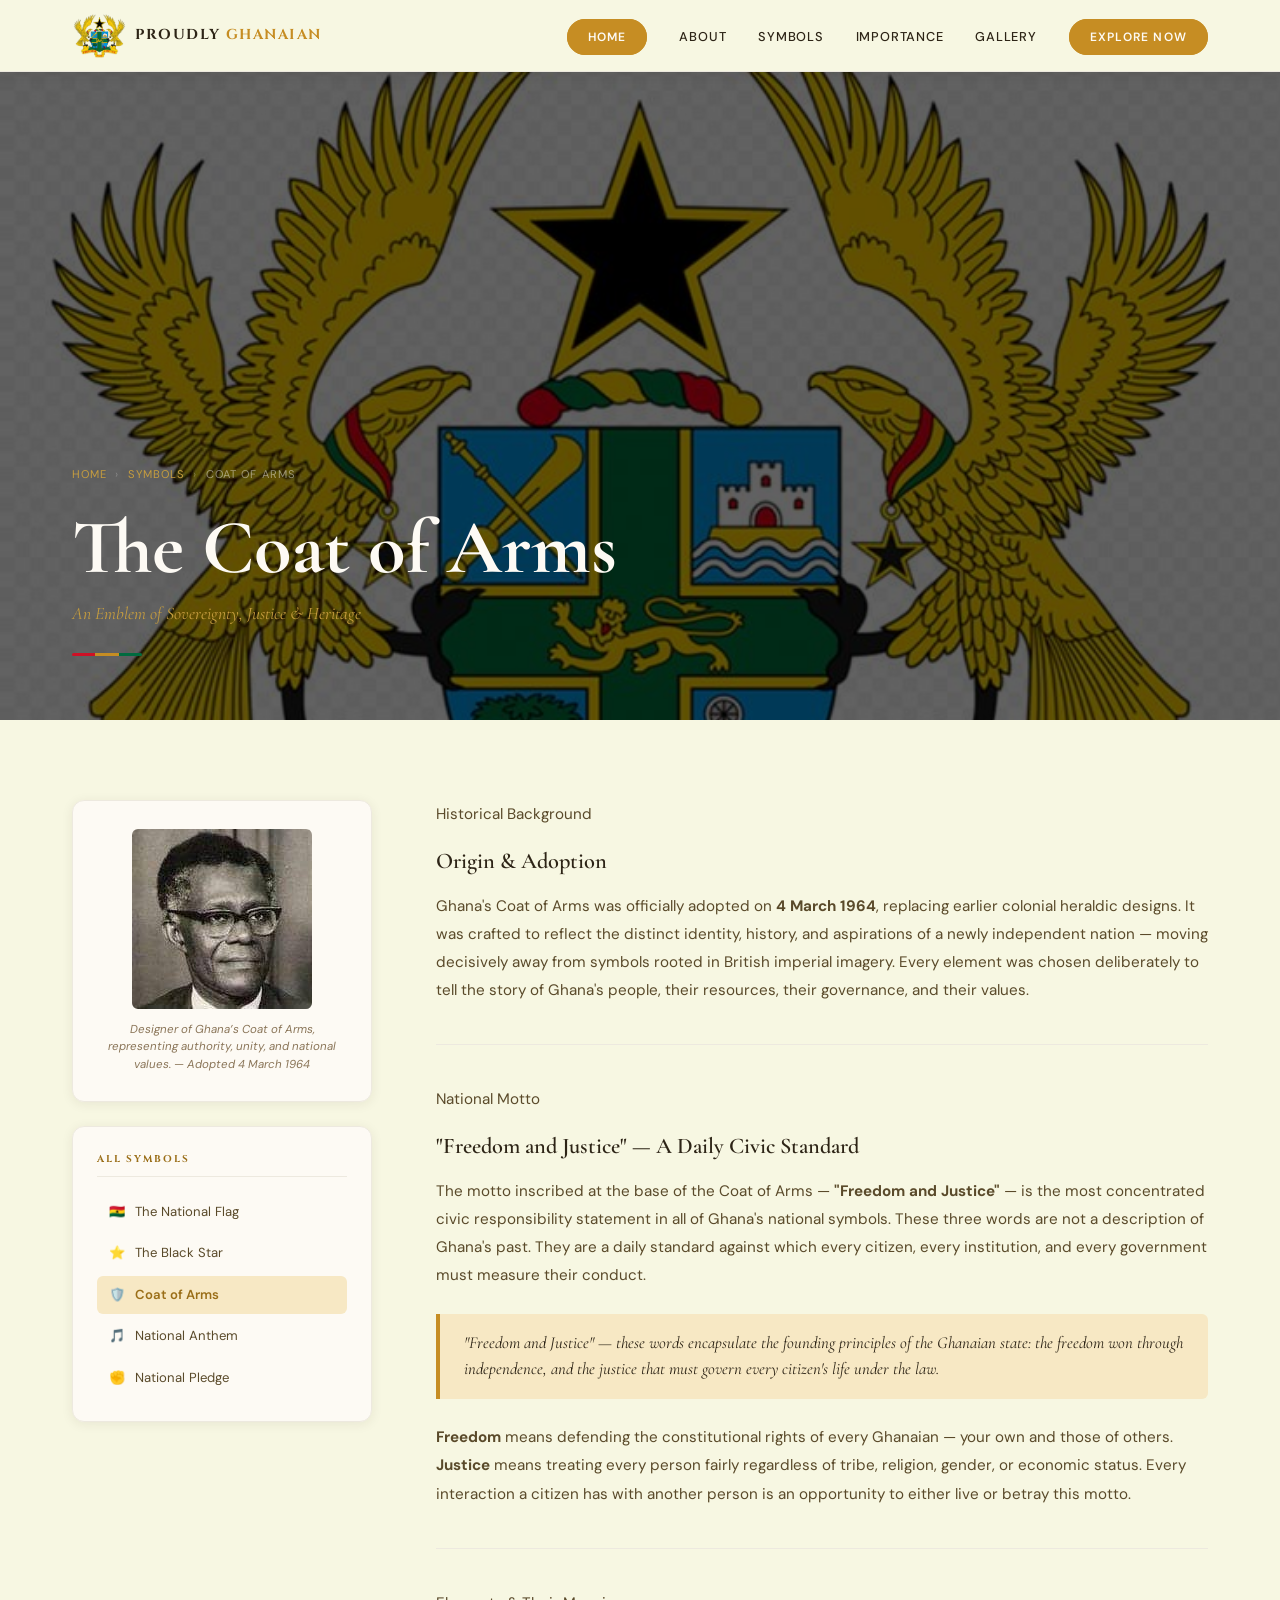
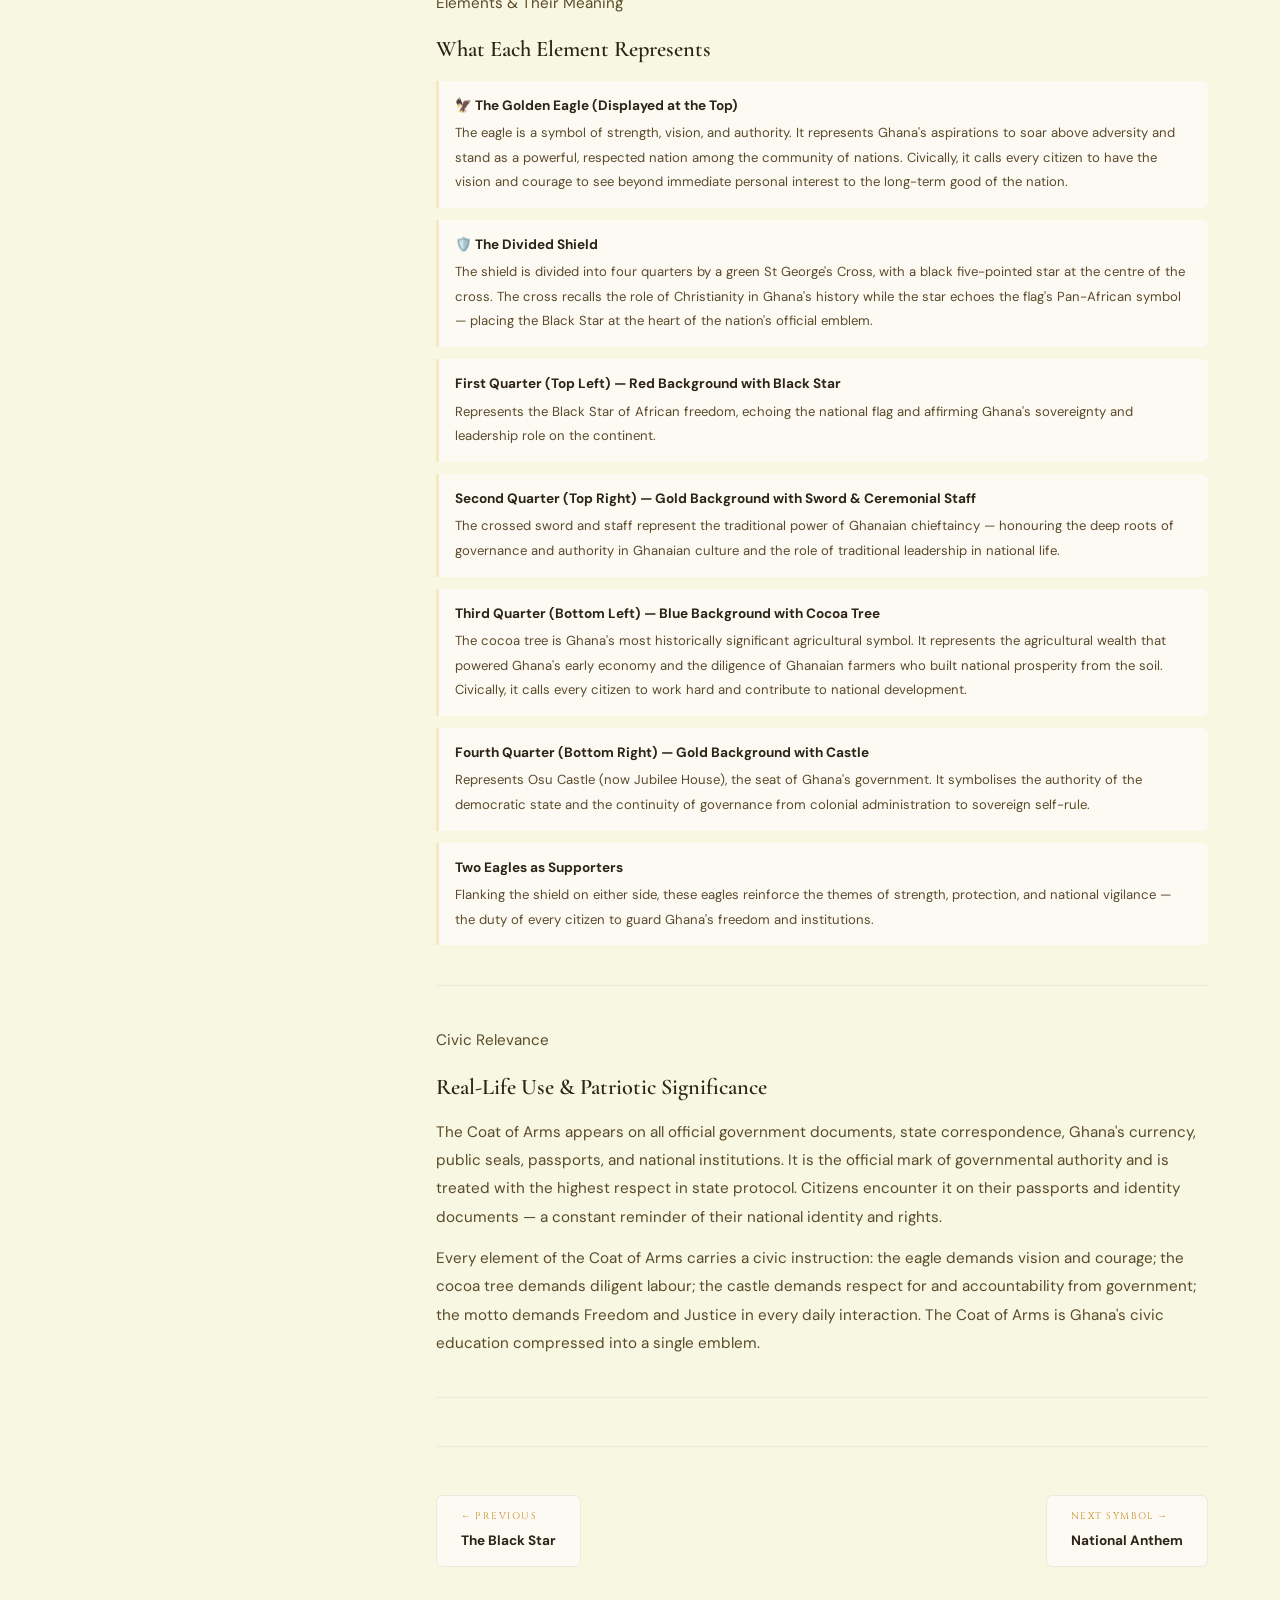
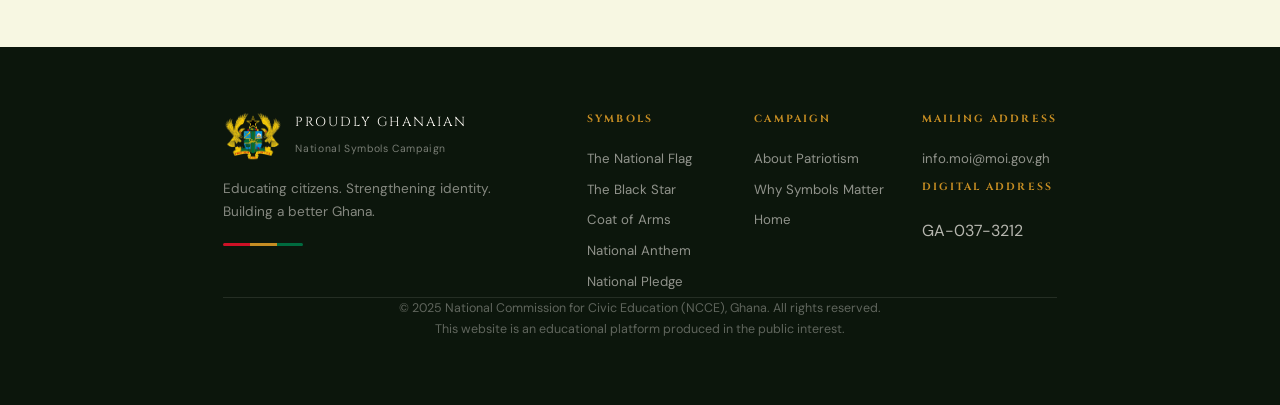
<file: coatofArms.html>
<!DOCTYPE html>
<html lang="en">
<head>
  <meta charset="UTF-8"/>
  <meta name="viewport" content="width=device-width,initial-scale=1.0"/>
  <title>The Coat of Arms | Proudly Ghanaian — NCCE Ghana</title>
  <meta name="description" content="Ghana's Coat of Arms — the eagle, the shield, and the national motto Freedom and Justice explained in full."/>
  <link rel="stylesheet" href="style.css"/>
  <link rel="preconnect" href="https://fonts.googleapis.com"/>
  <link rel="preconnect" href="https://fonts.gstatic.com" crossorigin/>
  <link href="https://fonts.googleapis.com/css2?family=Cormorant+Garamond:ital,wght@0,400;0,600;0,700;1,400;1,600&family=DM+Sans:opsz,wght@9..40,400;9..40,500;9..40,600&family=Cinzel:wght@400;600;700&display=swap" rel="stylesheet"/>
</head>
<body>

<!-- NAV -->
<nav class="navbar navbar--solid" id="navbar">
  <div class="nav-container">
    <a href="index.html" class="nav-logo">
      <div class="logo-text">
        <img src="images/HD_Ghana_Coat_Of_Arms_Logo_PNG-removebg-preview.png" height="46" alt="Coat of Arms"/>
        <div class="logo-write">PROUDLY <span>GHANAIAN</span></div>
      </div>
    </a>
    <button class="nav-toggle" id="navToggle" aria-label="Toggle navigation"><span></span><span></span><span></span></button>
    <ul class="nav-links" id="navLinks">
      <li><a href="index.html" class="nav-cta">Home</a></li>  
      <li><a href="index.html#intro" class="nav-link">About</a></li>
      <li><a href="index.html#symbols" class="nav-link">Symbols</a></li>
      <li><a href="index.html#importance" class="nav-link">Importance</a></li>
      <li><a href="gallery.html" class="nav-link">Gallery</a></li>
      <li><a href="flag.html" class="nav-cta">Explore Now</a></li>
    </ul>
  </div>
</nav>
<style>
    .page-hero_overlay{background: black;}
    .page-hero{background-image:url(images/HD\ Ghana\ Coat\ Of\ Arms\ Logo\ PNG.jpg) ;background-repeat: no-repeat; background-size: cover;}
</style>

<!-- PAGE HERO -->
<section class="page-hero"  >
  <div class="page-hero__bg">
  </div>
  <div class="page-hero__overlay" ></div>
  <div class="container page-hero__content">
    <div class="breadcrumb">
      <a href="index.html">Home</a><span class="breadcrumb__sep">›</span>
      <a href="index.html#symbols">Symbols</a><span class="breadcrumb__sep">›</span>
      Coat of Arms
    </div>
    <h1>The Coat of Arms</h1>
    <p class="page-hero__tagline">An Emblem of Sovereignty, Justice &amp; Heritage</p>
    <div class="page-hero__strip">
      <span style="background:var(--red)"></span>
      <span style="background:var(--gold)"></span>
      <span style="background:var(--green)"></span>
    </div>
  </div>
</section>

<!-- PAGE BODY -->
<main class="symbol-page">
  <div class="container">
    <div class="symbol-page__wrap">

      <aside class="symbol-sidebar">
        <div class="sidebar-visual">
          <img src="images/amon kotei.jpg" alt="Ghana Coat of Arms" style="max-height:220px;object-fit:contain"/>
          <p class="sidebar-visual__cap">Designer of Ghana’s Coat of Arms, representing authority, unity, and national values. — Adopted 4 March 1964</p>
        </div>
        <nav class="sidebar-nav">
          <h5>All Symbols</h5>
          <ul>
            <li><a href="flag.html"><span>🇬🇭</span> The National Flag</a></li>
            <li><a href="blackstar.html"><span>⭐</span> The Black Star</a></li>
            <li class="active"><a href="coatofarms.html"><span>🛡️</span> Coat of Arms</a></li>
            <li><a href="anthem.html"><span>🎵</span> National Anthem</a></li>
            <li><a href="pledge.html"><span>✊</span> National Pledge</a></li>
          </ul>
        </nav>
      </aside>

      <article class="symbol-content">

        <div class="sym-section">
          <p class="sym-section__label">Historical Background</p>
          <h4>Origin &amp; Adoption</h4>
          <p>Ghana's Coat of Arms was officially adopted on <strong>4 March 1964</strong>, replacing earlier colonial heraldic designs. It was crafted to reflect the distinct identity, history, and aspirations of a newly independent nation — moving decisively away from symbols rooted in British imperial imagery. Every element was chosen deliberately to tell the story of Ghana's people, their resources, their governance, and their values.</p>
        </div>

        <div class="sym-section">
          <p class="sym-section__label">National Motto</p>
          <h4>"Freedom and Justice" — A Daily Civic Standard</h4>
          <p>The motto inscribed at the base of the Coat of Arms — <strong>"Freedom and Justice"</strong> — is the most concentrated civic responsibility statement in all of Ghana's national symbols. These three words are not a description of Ghana's past. They are a daily standard against which every citizen, every institution, and every government must measure their conduct.</p>
          <div class="pull-quote">
            "Freedom and Justice" — these words encapsulate the founding principles of the Ghanaian state: the freedom won through independence, and the justice that must govern every citizen's life under the law.
          </div>
          <p><strong>Freedom</strong> means defending the constitutional rights of every Ghanaian — your own and those of others. <strong>Justice</strong> means treating every person fairly regardless of tribe, religion, gender, or economic status. Every interaction a citizen has with another person is an opportunity to either live or betray this motto.</p>
        </div>

        <div class="sym-section">
          <p class="sym-section__label">Elements &amp; Their Meaning</p>
          <h4>What Each Element Represents</h4>
          <div class="coa-list">
            <div class="coa-item">
              <strong>🦅 The Golden Eagle (Displayed at the Top)</strong>
              <p>The eagle is a symbol of strength, vision, and authority. It represents Ghana's aspirations to soar above adversity and stand as a powerful, respected nation among the community of nations. Civically, it calls every citizen to have the vision and courage to see beyond immediate personal interest to the long-term good of the nation.</p>
            </div>
            <div class="coa-item">
              <strong>🛡️ The Divided Shield</strong>
              <p>The shield is divided into four quarters by a green St George's Cross, with a black five-pointed star at the centre of the cross. The cross recalls the role of Christianity in Ghana's history while the star echoes the flag's Pan-African symbol — placing the Black Star at the heart of the nation's official emblem.</p>
            </div>
            <div class="coa-item">
              <strong>First Quarter (Top Left) — Red Background with Black Star</strong>
              <p>Represents the Black Star of African freedom, echoing the national flag and affirming Ghana's sovereignty and leadership role on the continent.</p>
            </div>
            <div class="coa-item">
              <strong>Second Quarter (Top Right) — Gold Background with Sword &amp; Ceremonial Staff</strong>
              <p>The crossed sword and staff represent the traditional power of Ghanaian chieftaincy — honouring the deep roots of governance and authority in Ghanaian culture and the role of traditional leadership in national life.</p>
            </div>
            <div class="coa-item">
              <strong>Third Quarter (Bottom Left) — Blue Background with Cocoa Tree</strong>
              <p>The cocoa tree is Ghana's most historically significant agricultural symbol. It represents the agricultural wealth that powered Ghana's early economy and the diligence of Ghanaian farmers who built national prosperity from the soil. Civically, it calls every citizen to work hard and contribute to national development.</p>
            </div>
            <div class="coa-item">
              <strong>Fourth Quarter (Bottom Right) — Gold Background with Castle</strong>
              <p>Represents Osu Castle (now Jubilee House), the seat of Ghana's government. It symbolises the authority of the democratic state and the continuity of governance from colonial administration to sovereign self-rule.</p>
            </div>
            <div class="coa-item">
              <strong>Two Eagles as Supporters</strong>
              <p>Flanking the shield on either side, these eagles reinforce the themes of strength, protection, and national vigilance — the duty of every citizen to guard Ghana's freedom and institutions.</p>
            </div>
          </div>
        </div>

        <div class="sym-section">
          <p class="sym-section__label">Civic Relevance</p>
          <h4>Real-Life Use &amp; Patriotic Significance</h4>
          <p>The Coat of Arms appears on all official government documents, state correspondence, Ghana's currency, public seals, passports, and national institutions. It is the official mark of governmental authority and is treated with the highest respect in state protocol. Citizens encounter it on their passports and identity documents — a constant reminder of their national identity and rights.</p>
          <p>Every element of the Coat of Arms carries a civic instruction: the eagle demands vision and courage; the cocoa tree demands diligent labour; the castle demands respect for and accountability from government; the motto demands Freedom and Justice in every daily interaction. The Coat of Arms is Ghana's civic education compressed into a single emblem.</p>
        </div>

        <div class="sym-pagination">
          <a href="blackstar.html">
            <div><span class="dir">← Previous</span><strong>The Black Star</strong></div>
          </a>
          <span class="sym-pagination__spacer"></span>
          <a href="anthem.html">
            <div><span class="dir">Next Symbol →</span><strong>National Anthem</strong></div>
          </a>
        </div>

      </article>
    </div>
  </div>
</main>

<!-- FOOTER -->
<footer class="footer">
  <div class="container">
    <div class="footer-top">
      <div class="footer-brand">
        <div class="footer-logo">
          <span class="footer-star"><img src="images/HD_Ghana_Coat_Of_Arms_Logo_PNG-removebg-preview.png" alt="coat of arms"></span>
          <div class="footer-logo-text"><span class="lp">PROUDLY GHANAIAN</span><span class="ls">National Symbols Campaign</span></div>
        </div>
        <p class="footer-tagline">Educating citizens. Strengthening identity. Building a better Ghana.</p>
        <div class="footer-strip"><span></span><span></span><span></span></div>
      </div>
      <div class="footer-links">
        <div class="footer-col">
          <h5>Symbols</h5>
          <a href="flag.html" class="footer-link">The National Flag</a>
          <a href="blackstar.html" class="footer-link">The Black Star</a>
          <a href="coatofarms.html" class="footer-link">Coat of Arms</a>
          <a href="anthem.html" class="footer-link">National Anthem</a>
          <a href="pledge.html" class="footer-link">National Pledge</a>
        </div>
        <div class="footer-col">
          <h5>Campaign</h5>
          <a href="index.html#intro" class="footer-link">About Patriotism</a>
          <a href="index.html#importance" class="footer-link">Why Symbols Matter</a>
          <a href="index.html" class="footer-link">Home</a>
        </div>
        <div class="footer-col">
           <h5>Mailing Address</h5>
           <a href="mailto:info.moi@moi.gov.gh" class="footer-link">info.moi@moi.gov.gh</a>
           <h5 id="digital" class="footer-link">Digital Address</h5>
           <p>GA-037-3212</p>
        </div>
      </div>
    </div>
    <div class="footer-bottom">
      <p>© 2025 National Commission for Civic Education (NCCE), Ghana. All rights reserved.</p>
      <p class="footer-disc">This website is an educational platform produced in the public interest.</p>
    </div>
  </div>
</footer>
<script src="script.js"></script>
</body>
</html>
</file>
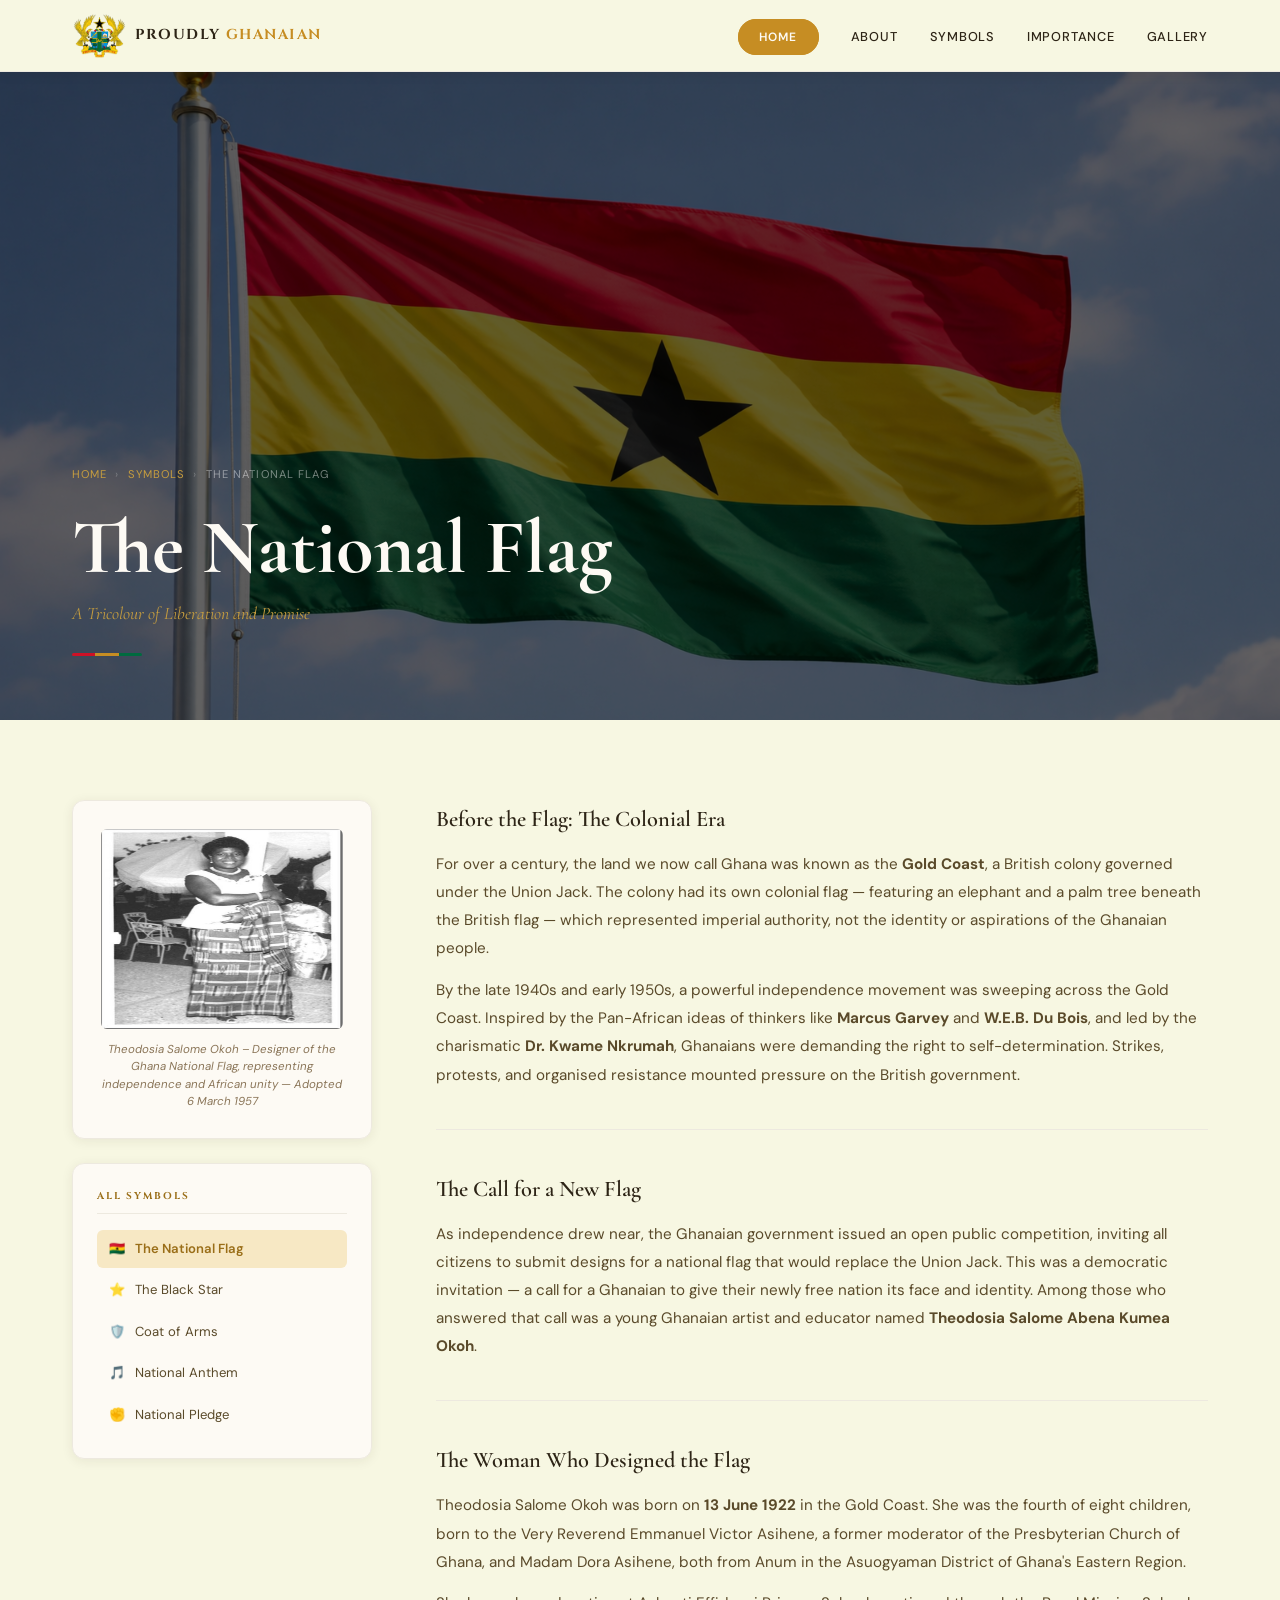
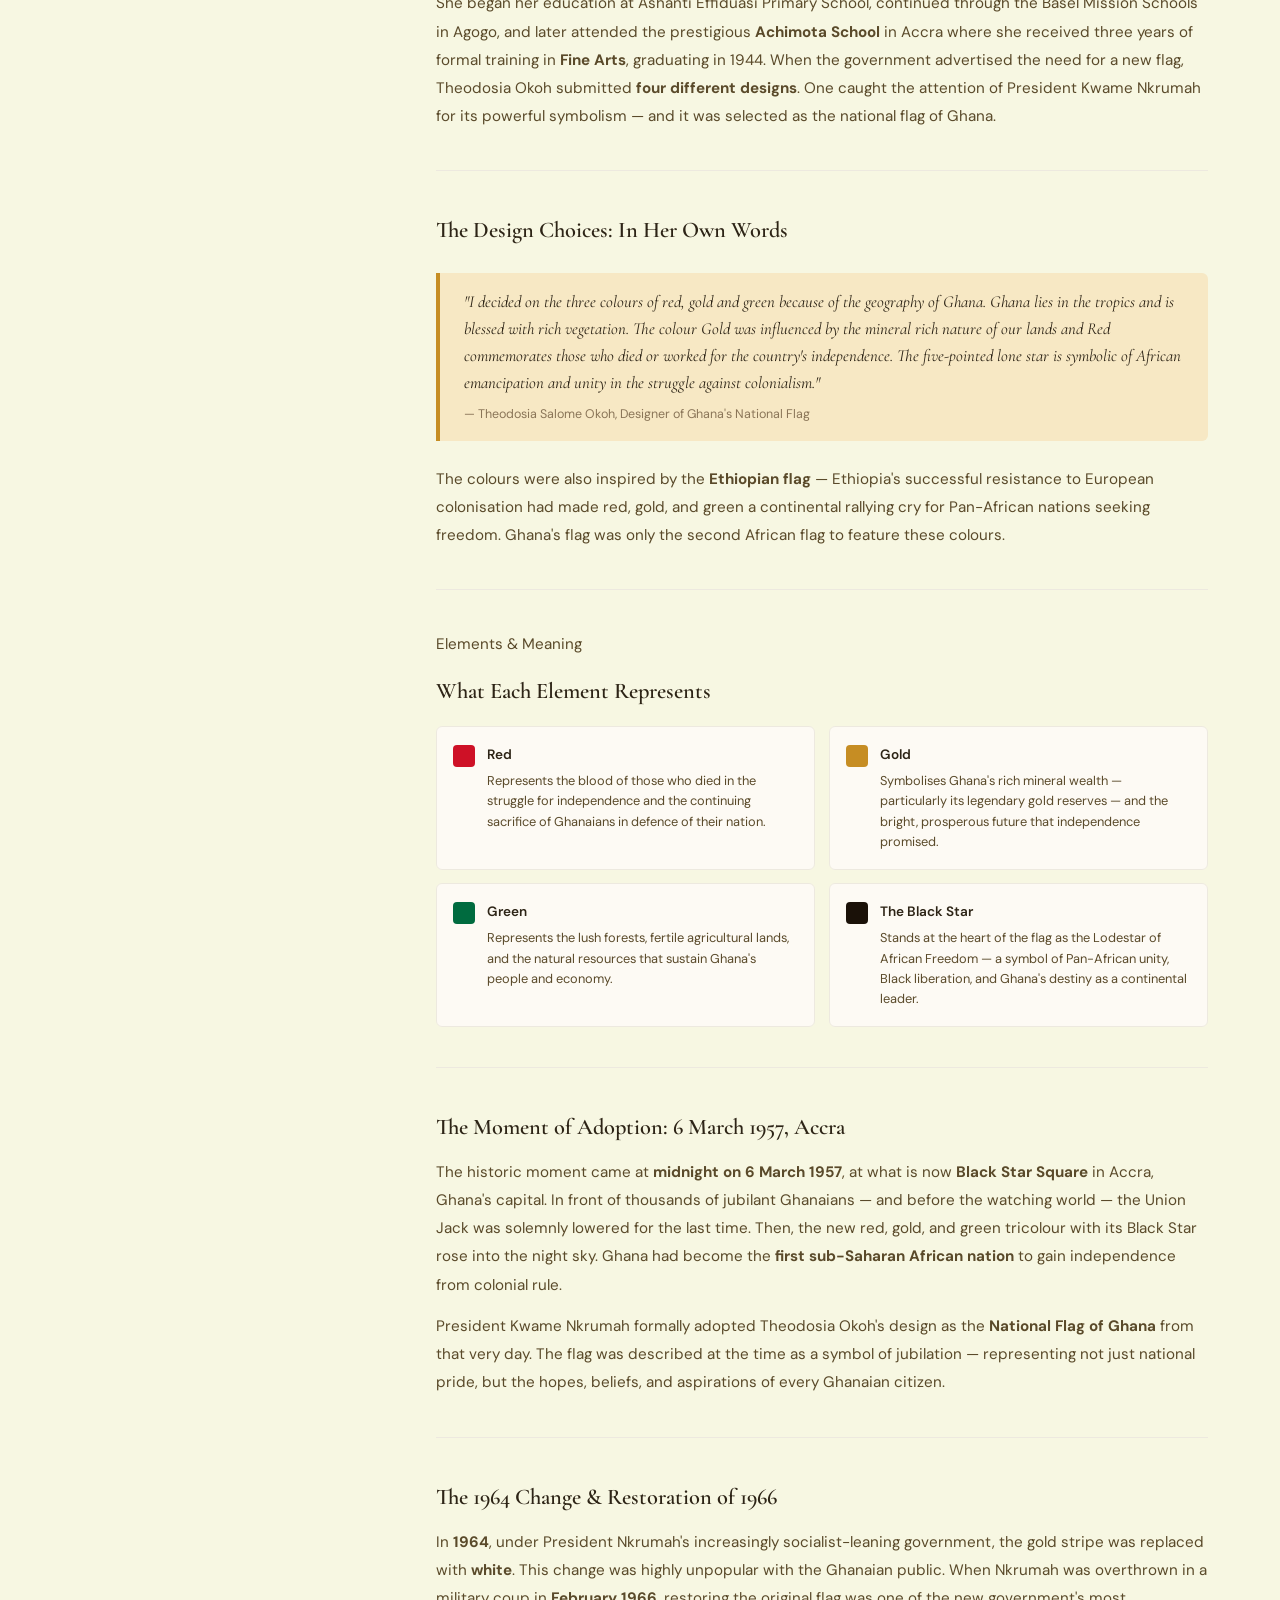
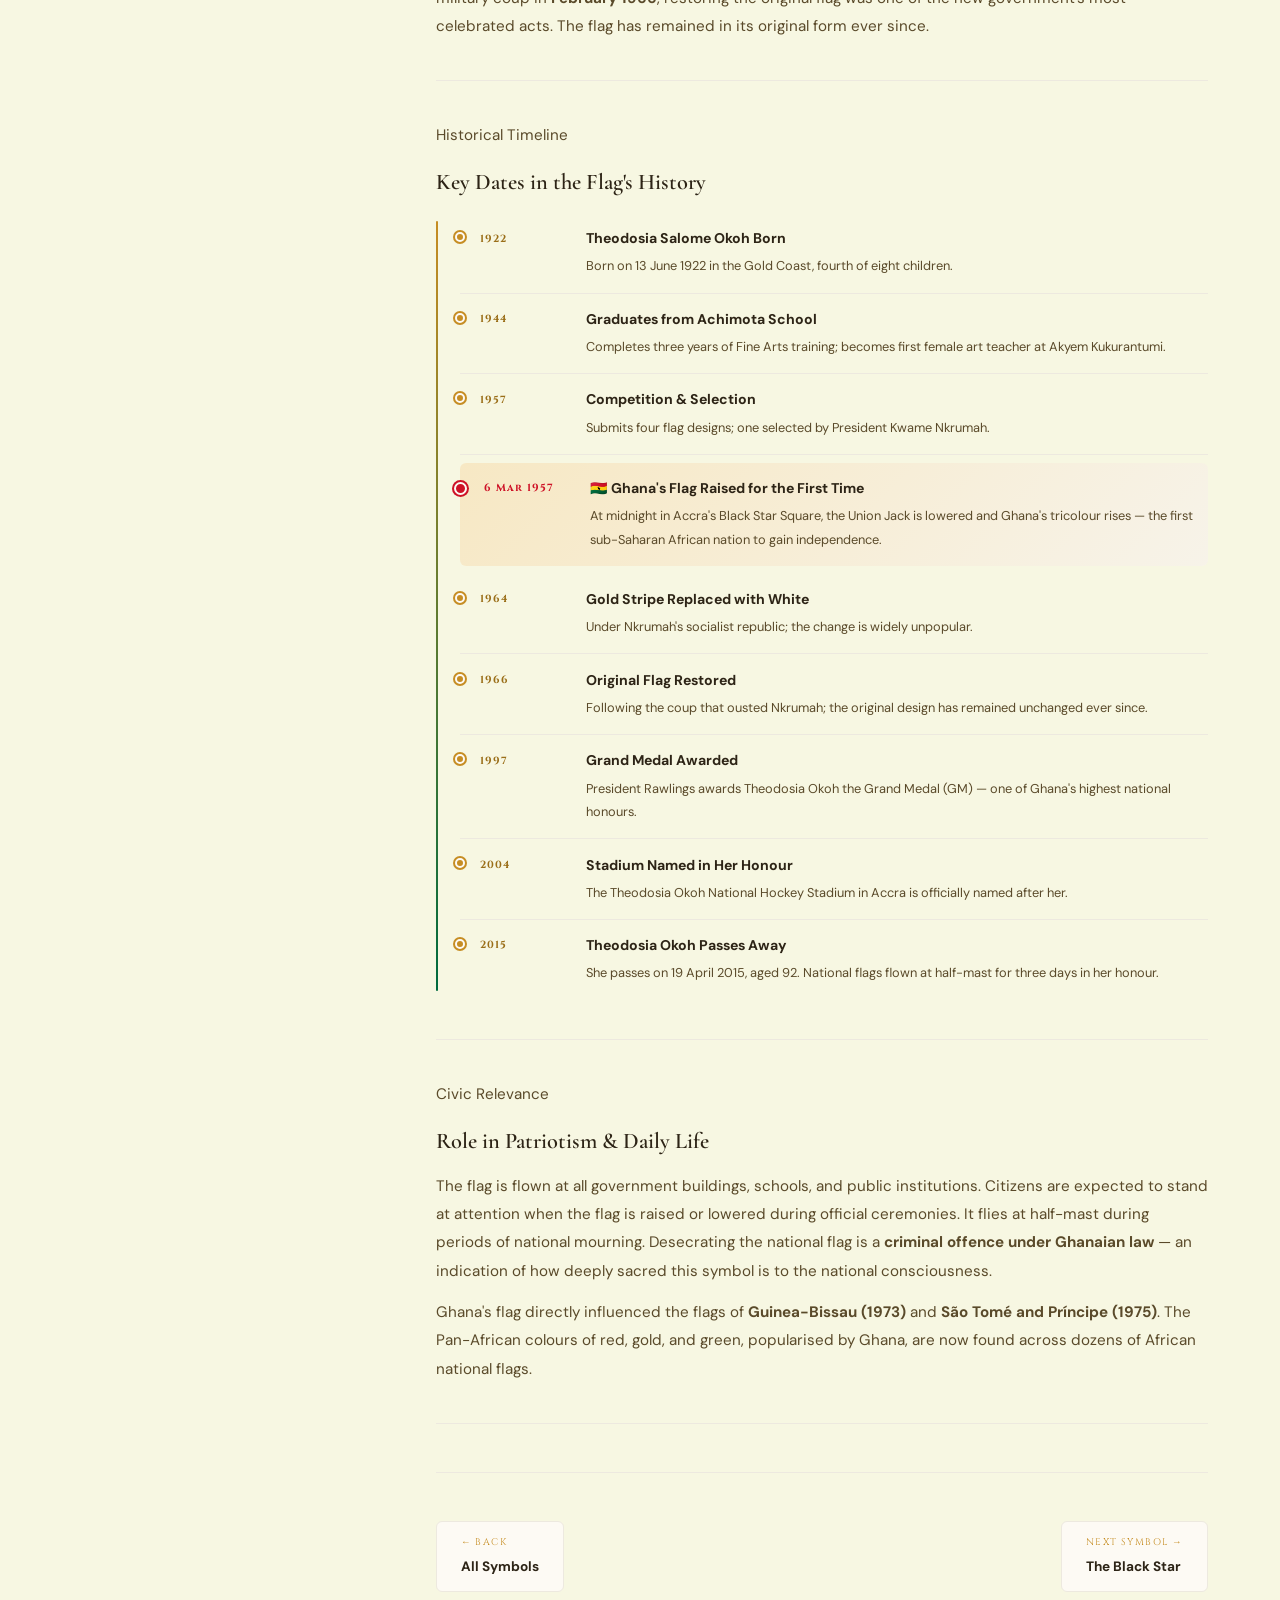
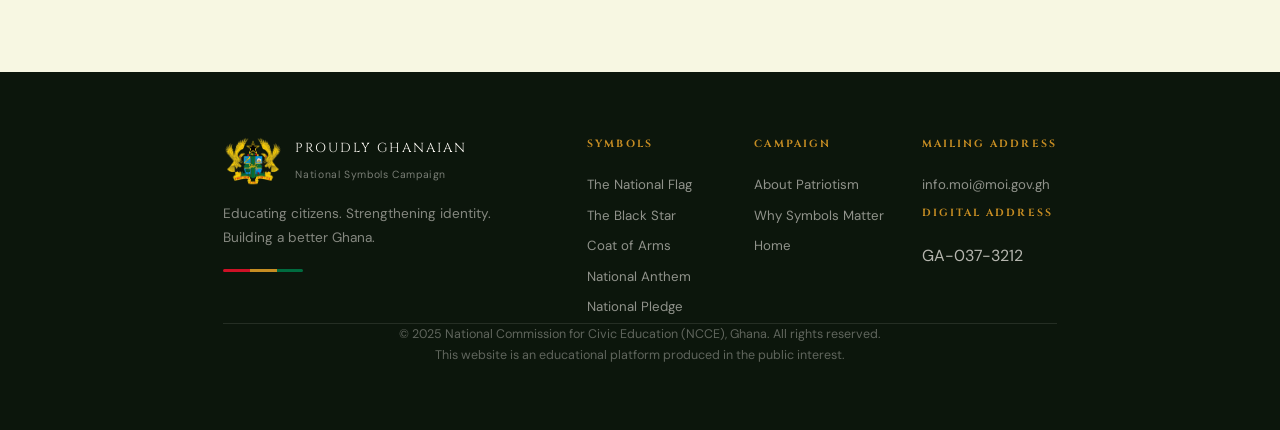
<file: flag.html>
<!DOCTYPE html>
<html lang="en">
<head>
  <meta charset="UTF-8"/>
  <meta name="viewport" content="width=device-width,initial-scale=1.0"/>
  <title>The National Flag of Ghana | Proudly Ghanaian — NCCE</title>
  <meta name="description" content="The full history, design, and civic meaning of Ghana's National Flag — designed by Theodosia Okoh and adopted 6 March 1957."/>
  <link rel="stylesheet" href="style.css"/>
  <link rel="preconnect" href="https://fonts.googleapis.com"/>
  <link rel="preconnect" href="https://fonts.gstatic.com" crossorigin/>
  <link href="https://fonts.googleapis.com/css2?family=Cormorant+Garamond:ital,wght@0,400;0,600;0,700;1,400;1,600&family=DM+Sans:opsz,wght@9..40,400;9..40,500;9..40,600&family=Cinzel:wght@400;600;700&display=swap" rel="stylesheet"/>
<style>
    .page-hero{background-image: url(images/Ghanaian\ flag\ waving\ in\ the\ breeze.png); background-size: cover;   }
</style>
</head>
<body>

<!-- NAV -->
<nav class="navbar navbar--solid" id="navbar">
  <div class="nav-container">
    <a href="index.html" class="nav-logo">
      <div class="logo-text">
        <img src="images/HD_Ghana_Coat_Of_Arms_Logo_PNG-removebg-preview.png" height="46" alt="Coat of Arms"/>
        <div class="logo-write">PROUDLY <span>GHANAIAN</span></div>
      </div>
    </a>
    <button class="nav-toggle" id="navToggle" aria-label="Toggle navigation">
      <span></span><span></span><span></span>
    </button>
    <ul class="nav-links" id="navLinks">
      <li><a href="index.html" class="nav-cta">Home</a></li>  
      <li><a href="index.html#intro"      class="nav-link">About</a></li>
      <li><a href="index.html#symbols"    class="nav-link">Symbols</a></li>
      <li><a href="index.html#importance" class="nav-link">Importance</a></li>
      <li><a href="gallery.html" class="nav-link">Gallery</a></li>
    </ul>
  </div>
</nav>

<!-- PAGE HERO -->
<section class="page-hero">
  <div class="page-hero__bg">
  </div>
  <div class="page-hero__overlay"></div>
  <div class="container page-hero__content">
    <div class="breadcrumb">
      <a href="index.html">Home</a>
      <span class="breadcrumb__sep">›</span>
      <a href="index.html#symbols">Symbols</a>
      <span class="breadcrumb__sep">›</span>
      The National Flag
    </div>
    <h1>The National Flag</h1>
    <p class="page-hero__tagline">A Tricolour of Liberation and Promise</p>
    <div class="page-hero__strip">
      <span style="background:var(--red)"></span>
      <span style="background:var(--gold)"></span>
      <span style="background:var(--green)"></span>
    </div>
  </div>
</section>

<!-- PAGE BODY -->
<main class="symbol-page">
  <div class="container">
    <div class="symbol-page__wrap">

      <!-- SIDEBAR -->
      <aside class="symbol-sidebar">
        <div class="sidebar-visual">
          <img src="images/Theodosia.jpg" height="500px" width="500px" alt="Ghana National Flag"/>
          <p class="sidebar-visual__cap">Theodosia Salome Okoh – Designer of the Ghana National Flag, representing independence and African unity — Adopted 6 March 1957</p>
        </div>
        <nav class="sidebar-nav">
          <h5>All Symbols</h5>
          <ul>
            <li class="active"><a href="flag.html"><span>🇬🇭</span> The National Flag</a></li>
            <li><a href="blackstar.html"><span>⭐</span> The Black Star</a></li>
            <li><a href="coatofarms.html"><span>🛡️</span> Coat of Arms</a></li>
            <li><a href="anthem.html"><span>🎵</span> National Anthem</a></li>
            <li><a href="pledge.html"><span>✊</span> National Pledge</a></li>
          </ul>
        </nav>
      </aside>

      <!-- CONTENT -->
      <article class="symbol-content">

        <div class="sym-section">
          <h4>Before the Flag: The Colonial Era</h4>
          <p>For over a century, the land we now call Ghana was known as the <strong>Gold Coast</strong>, a British colony governed under the Union Jack. The colony had its own colonial flag — featuring an elephant and a palm tree beneath the British flag — which represented imperial authority, not the identity or aspirations of the Ghanaian people.</p>
          <p>By the late 1940s and early 1950s, a powerful independence movement was sweeping across the Gold Coast. Inspired by the Pan-African ideas of thinkers like <strong>Marcus Garvey</strong> and <strong>W.E.B. Du Bois</strong>, and led by the charismatic <strong>Dr. Kwame Nkrumah</strong>, Ghanaians were demanding the right to self-determination. Strikes, protests, and organised resistance mounted pressure on the British government.</p>
        </div>

        <div class="sym-section">
          
          <h4>The Call for a New Flag</h4>
          <p>As independence drew near, the Ghanaian government issued an open public competition, inviting all citizens to submit designs for a national flag that would replace the Union Jack. This was a democratic invitation — a call for a Ghanaian to give their newly free nation its face and identity. Among those who answered that call was a young Ghanaian artist and educator named <strong>Theodosia Salome Abena Kumea Okoh</strong>.</p>
        </div>

        <div class="sym-section">
          <h4>The Woman Who Designed the Flag</h4>
          <p>Theodosia Salome Okoh was born on <strong>13 June 1922</strong> in the Gold Coast. She was the fourth of eight children, born to the Very Reverend Emmanuel Victor Asihene, a former moderator of the Presbyterian Church of Ghana, and Madam Dora Asihene, both from Anum in the Asuogyaman District of Ghana's Eastern Region.</p>
          <p>She began her education at Ashanti Effiduasi Primary School, continued through the Basel Mission Schools in Agogo, and later attended the prestigious <strong>Achimota School</strong> in Accra where she received three years of formal training in <strong>Fine Arts</strong>, graduating in 1944. When the government advertised the need for a new flag, Theodosia Okoh submitted <strong>four different designs</strong>. One caught the attention of President Kwame Nkrumah for its powerful symbolism — and it was selected as the national flag of Ghana.</p>
        </div>

        <div class="sym-section">
          <h4>The Design Choices: In Her Own Words</h4>
          <div class="pull-quote">
            "I decided on the three colours of red, gold and green because of the geography of Ghana. Ghana lies in the tropics and is blessed with rich vegetation. The colour Gold was influenced by the mineral rich nature of our lands and Red commemorates those who died or worked for the country's independence. The five-pointed lone star is symbolic of African emancipation and unity in the struggle against colonialism."
            <cite>— Theodosia Salome Okoh, Designer of Ghana's National Flag</cite>
          </div>
          <p>The colours were also inspired by the <strong>Ethiopian flag</strong> — Ethiopia's successful resistance to European colonisation had made red, gold, and green a continental rallying cry for Pan-African nations seeking freedom. Ghana's flag was only the second African flag to feature these colours.</p>
        </div>

        <div class="sym-section">
          <p class="sym-section__label">Elements &amp; Meaning</p>
          <h4>What Each Element Represents</h4>
          <div class="elements-grid">
            <div class="element-card element-card--red">
              <div class="element-swatch swatch-red"></div>
              <div>
                <strong>Red</strong>
                <p>Represents the blood of those who died in the struggle for independence and the continuing sacrifice of Ghanaians in defence of their nation.</p>
              </div>
            </div>
            <div class="element-card element-card--gold">
              <div class="element-swatch swatch-gold"></div>
              <div>
                <strong>Gold</strong>
                <p>Symbolises Ghana's rich mineral wealth — particularly its legendary gold reserves — and the bright, prosperous future that independence promised.</p>
              </div>
            </div>
            <div class="element-card element-card--green">
              <div class="element-swatch swatch-green"></div>
              <div>
                <strong>Green</strong>
                <p>Represents the lush forests, fertile agricultural lands, and the natural resources that sustain Ghana's people and economy.</p>
              </div>
            </div>
            <div class="element-card element-card--star">
              <div class="element-swatch swatch-black"></div>
              <div>
                <strong>The Black Star</strong>
                <p>Stands at the heart of the flag as the Lodestar of African Freedom — a symbol of Pan-African unity, Black liberation, and Ghana's destiny as a continental leader.</p>
              </div>
            </div>
          </div>
        </div>

        <div class="sym-section">
          <h4>The Moment of Adoption: 6 March 1957, Accra</h4>
          <p>The historic moment came at <strong>midnight on 6 March 1957</strong>, at what is now <strong>Black Star Square</strong> in Accra, Ghana's capital. In front of thousands of jubilant Ghanaians — and before the watching world — the Union Jack was solemnly lowered for the last time. Then, the new red, gold, and green tricolour with its Black Star rose into the night sky. Ghana had become the <strong>first sub-Saharan African nation</strong> to gain independence from colonial rule.</p>
          <p>President Kwame Nkrumah formally adopted Theodosia Okoh's design as the <strong>National Flag of Ghana</strong> from that very day. The flag was described at the time as a symbol of jubilation — representing not just national pride, but the hopes, beliefs, and aspirations of every Ghanaian citizen.</p>
        </div>

        <div class="sym-section">
          <h4>The 1964 Change &amp; Restoration of 1966</h4>
          <p>In <strong>1964</strong>, under President Nkrumah's increasingly socialist-leaning government, the gold stripe was replaced with <strong>white</strong>. This change was highly unpopular with the Ghanaian public. When Nkrumah was overthrown in a military coup in <strong>February 1966</strong>, restoring the original flag was one of the new government's most celebrated acts. The flag has remained in its original form ever since.</p>
        </div>

        <div class="sym-section">
          <p class="sym-section__label">Historical Timeline</p>
          <h4>Key Dates in the Flag's History</h4>
          <div class="timeline">
            <div class="t-item">
              <div class="t-year">1922</div>
              <div class="t-body"><strong>Theodosia Salome Okoh Born</strong><p>Born on 13 June 1922 in the Gold Coast, fourth of eight children.</p></div>
            </div>
            <div class="t-item">
              <div class="t-year">1944</div>
              <div class="t-body"><strong>Graduates from Achimota School</strong><p>Completes three years of Fine Arts training; becomes first female art teacher at Akyem Kukurantumi.</p></div>
            </div>
            <div class="t-item">
              <div class="t-year">1957</div>
              <div class="t-body"><strong>Competition &amp; Selection</strong><p>Submits four flag designs; one selected by President Kwame Nkrumah.</p></div>
            </div>
            <div class="t-item t-item--hl">
              <div class="t-year">6 Mar 1957</div>
              <div class="t-body"><strong>🇬🇭 Ghana's Flag Raised for the First Time</strong><p>At midnight in Accra's Black Star Square, the Union Jack is lowered and Ghana's tricolour rises — the first sub-Saharan African nation to gain independence.</p></div>
            </div>
            <div class="t-item">
              <div class="t-year">1964</div>
              <div class="t-body"><strong>Gold Stripe Replaced with White</strong><p>Under Nkrumah's socialist republic; the change is widely unpopular.</p></div>
            </div>
            <div class="t-item">
              <div class="t-year">1966</div>
              <div class="t-body"><strong>Original Flag Restored</strong><p>Following the coup that ousted Nkrumah; the original design has remained unchanged ever since.</p></div>
            </div>
            <div class="t-item">
              <div class="t-year">1997</div>
              <div class="t-body"><strong>Grand Medal Awarded</strong><p>President Rawlings awards Theodosia Okoh the Grand Medal (GM) — one of Ghana's highest national honours.</p></div>
            </div>
            <div class="t-item">
              <div class="t-year">2004</div>
              <div class="t-body"><strong>Stadium Named in Her Honour</strong><p>The Theodosia Okoh National Hockey Stadium in Accra is officially named after her.</p></div>
            </div>
            <div class="t-item">
              <div class="t-year">2015</div>
              <div class="t-body"><strong>Theodosia Okoh Passes Away</strong><p>She passes on 19 April 2015, aged 92. National flags flown at half-mast for three days in her honour.</p></div>
            </div>
          </div>
        </div>

        <div class="sym-section">
          <p class="sym-section__label">Civic Relevance</p>
          <h4>Role in Patriotism &amp; Daily Life</h4>
          <p>The flag is flown at all government buildings, schools, and public institutions. Citizens are expected to stand at attention when the flag is raised or lowered during official ceremonies. It flies at half-mast during periods of national mourning. Desecrating the national flag is a <strong>criminal offence under Ghanaian law</strong> — an indication of how deeply sacred this symbol is to the national consciousness.</p>
          <p>Ghana's flag directly influenced the flags of <strong>Guinea-Bissau (1973)</strong> and <strong>São Tomé and Príncipe (1975)</strong>. The Pan-African colours of red, gold, and green, popularised by Ghana, are now found across dozens of African national flags.</p>
        </div>

        <!-- PAGINATION -->
        <div class="sym-pagination">
          <a href="index.html#symbols">
            <div>
              <span class="dir">← Back</span>
              <strong>All Symbols</strong>
            </div>
          </a>
          <span class="sym-pagination__spacer"></span>
          <a href="blackstar.html">
            <div>
              <span class="dir">Next Symbol →</span>
              <strong>The Black Star</strong>
            </div>
          </a>
        </div>

      </article>
    </div>
  </div>
</main>

<!-- FOOTER -->
<footer class="footer">
  <div class="container">
    <div class="footer-top">
      <div class="footer-brand">
        <div class="footer-logo">
          <span class="footer-star"><img src="images/HD_Ghana_Coat_Of_Arms_Logo_PNG-removebg-preview.png" alt="coat of arms"></span>
          <div class="footer-logo-text">
            <span class="lp">PROUDLY GHANAIAN</span>
            <span class="ls">National Symbols Campaign</span>
          </div>
        </div>
        <p class="footer-tagline">Educating citizens. Strengthening identity. Building a better Ghana.</p>
        <div class="footer-strip"><span></span><span></span><span></span></div>
      </div>
      <div class="footer-links">
        <div class="footer-col">
          <h5>Symbols</h5>
          <a href="flag.html"       class="footer-link">The National Flag</a>
          <a href="blackstar.html"  class="footer-link">The Black Star</a>
          <a href="coatofarms.html" class="footer-link">Coat of Arms</a>
          <a href="anthem.html"     class="footer-link">National Anthem</a>
          <a href="pledge.html"     class="footer-link">National Pledge</a>
        </div>
        <div class="footer-col">
          <h5>Campaign</h5>
          <a href="index.html#intro"      class="footer-link">About Patriotism</a>
          <a href="index.html#importance" class="footer-link">Why Symbols Matter</a>
          <a href="index.html"            class="footer-link">Home</a>
        </div>
        <div class="footer-col">
           <h5>Mailing Address</h5>
           <a href="mailto:info.moi@moi.gov.gh" class="footer-link">info.moi@moi.gov.gh</a>
           <h5 id="digital" class="footer-link">Digital Address</h5>
           <p>GA-037-3212</p>
        </div>
      </div>
    </div>
    <div class="footer-bottom">
      <p>© 2025 National Commission for Civic Education (NCCE), Ghana. All rights reserved.</p>
      <p class="footer-disc">This website is an educational platform produced in the public interest.</p>
    </div>
  </div>
</footer>

<script src="script.js"></script>
</body>
</html>
</file>
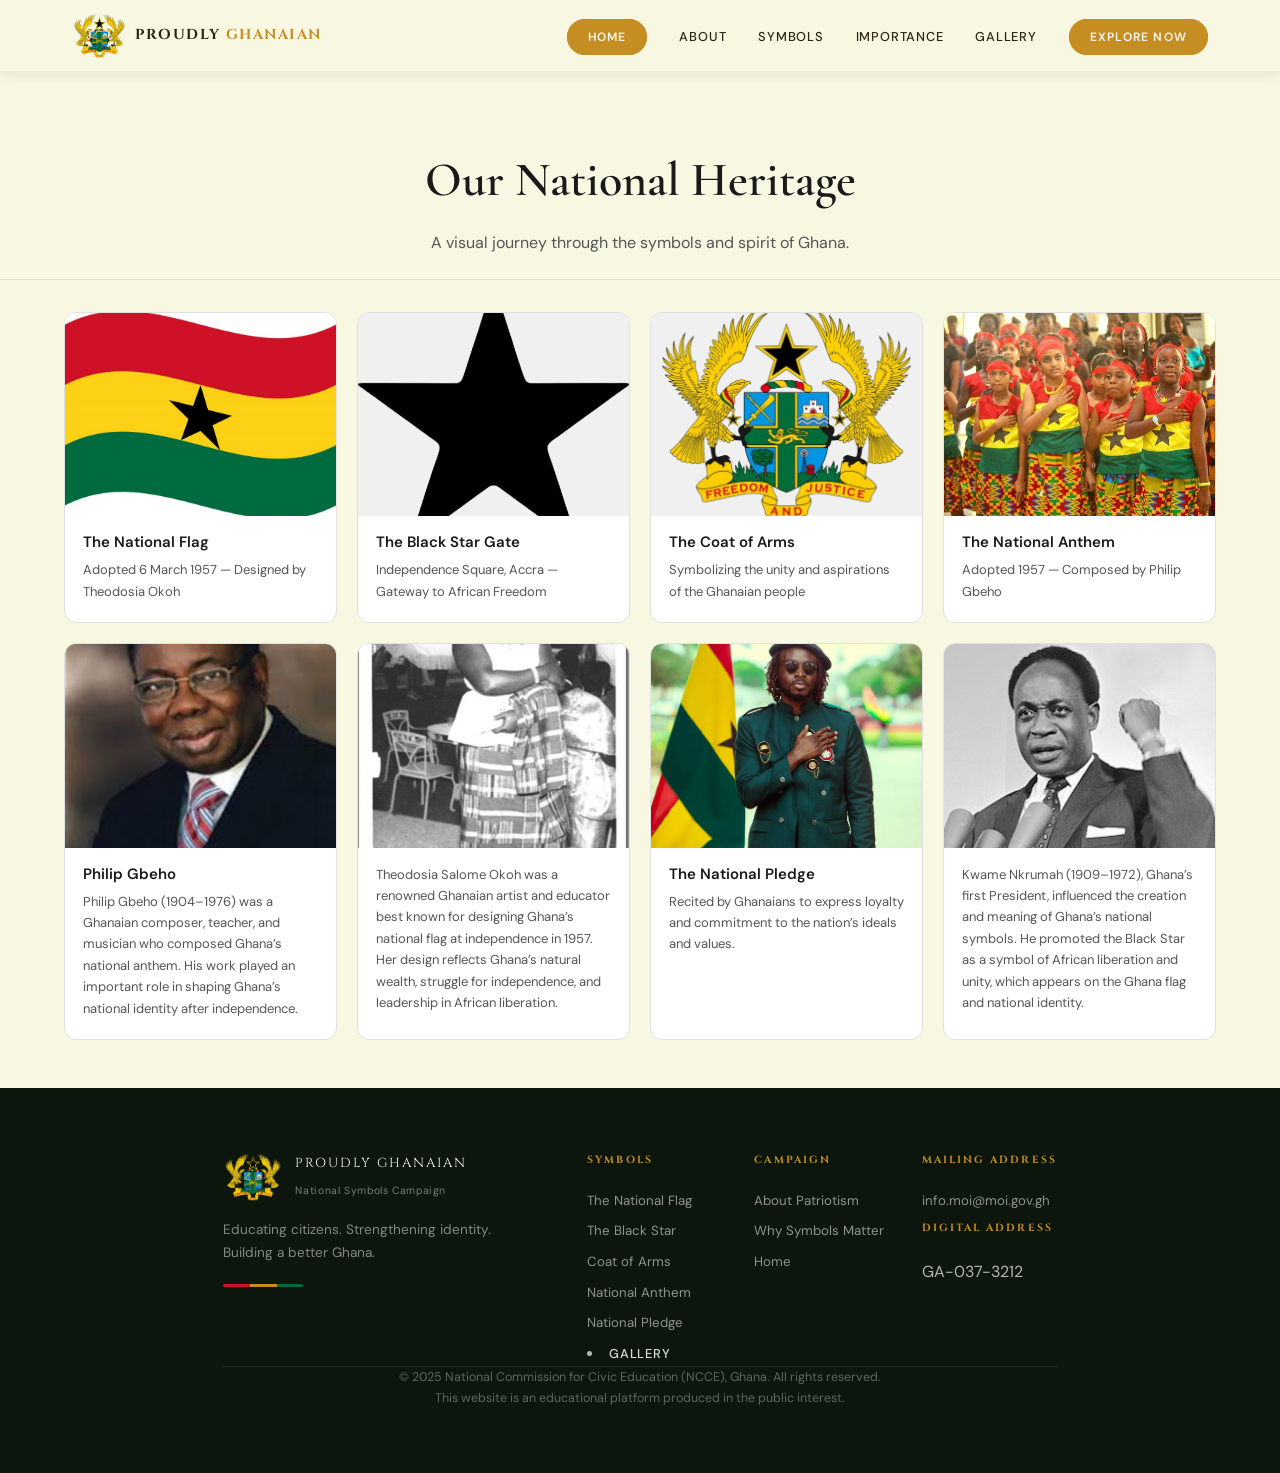
<file: gallery.html>
<!DOCTYPE html>
<html lang="en">
<head>
  <meta charset="UTF-8"/>
  <meta name="viewport" content="width=device-width,initial-scale=1.0"/>
  <title>Gallery — Proudly Ghanaian | NCCE Ghana</title>
  <link rel="stylesheet" href="style.css"/>
  <link rel="preconnect" href="https://fonts.googleapis.com"/>
  <link rel="preconnect" href="https://fonts.gstatic.com" crossorigin/>
  <link href="https://fonts.googleapis.com/css2?family=Cormorant+Garamond:ital,wght@0,400;0,600;0,700;1,400;1,600&family=DM+Sans:opsz,wght@9..40,400;9..40,500;9..40,600&family=Cinzel:wght@400;600;700&display=swap" rel="stylesheet"/>
</head>
<body>
  <style>
    .gallery-intro{margin-top: 100px;}
    .gallery-intro h1{font-size: 3rem; }
  </style>

<!-- NAV -->
<nav class="navbar navbar--solid" id="navbar">
  <div class="nav-container">
    <a href="index.html" class="nav-logo">
      <div class="logo-text">
        <img src="images/HD_Ghana_Coat_Of_Arms_Logo_PNG-removebg-preview.png" height="46" alt="Coat of Arms"/>
        <div class="logo-write">PROUDLY <span>GHANAIAN</span></div>
      </div>
    </a>
    <button class="nav-toggle" id="navToggle" aria-label="Toggle navigation"><span></span><span></span><span></span></button>
    <ul class="nav-links" id="navLinks">
      <li><a href="index.html" class="nav-cta">Home</a></li>  
      <li><a href="index.html#intro"      class="nav-link">About</a></li>
      <li><a href="index.html#symbols"    class="nav-link">Symbols</a></li>
      <li><a href="index.html#importance" class="nav-link">Importance</a></li>
      <li><a href="gallery.html" class="nav-link">Gallery</a></li>
       <li><a href="flag.html"   class="nav-cta">Explore Now</a></li>
    </ul>
  </div>
</nav>

<header class="gallery-intro">
    <h1>Our National Heritage</h1>
    <p>A visual journey through the symbols and spirit of Ghana.</p>
</header>

<section class="gallery-container">
  <div class="gallery-grid">
    <div class="gallery-item">
      <div class="image">
       <img src="images/flag two.jpg" alt="Gallery Image 1">
    </div>
      <div class="paragraph">
        <h4>The National Flag</h4>
          <p>Adopted 6 March 1957 — Designed by Theodosia Okoh</p>
        
      </div>
    </div>

    <div class="gallery-item">
      <div class="image">
        <img src="images/download-removebg-preview.png" alt="Gallery Image 2">
      </div>
      <div class="paragraph">
 <h4>The Black Star Gate</h4>
          <p>Independence Square, Accra — Gateway to African Freedom</p>
      </div>
    </div>

    <div class="gallery-item">
      <div class="image">
        <img src="images/HD_Ghana_Coat_Of_Arms_Logo_PNG-removebg-preview.png" alt="Gallery Image 3">
      </div>
      <div class="paragraph">
        <h4>The Coat of Arms</h4>
        <p>Symbolizing the unity and aspirations of the Ghanaian people</p>
      </div>
    </div>

    
    <div class="gallery-item">
      <div class="image">
<img src="images/national anthem.jpg" alt="Gallery Image 4">
      </div>
      <div class="paragraph">
        <h4>The National Anthem</h4>
        <p>Adopted 1957 — Composed by Philip Gbeho</p>
      </div>      
    </div>

    <div class="gallery-item">
      <div class="image">
<img src="images/philip gbeho.jpg" alt="Gallery Image 5">
      </div>
      <div class="paragraph">
        <h4>Philip Gbeho</h4>
      <p>Philip Gbeho (1904–1976) was a Ghanaian composer, teacher, and musician who composed Ghana’s national anthem. His work played an important role in shaping Ghana’s national identity after independence.</p>
      </div>
    </div>

    <div class="gallery-item">
      <div class="image">
        <img src="images/Theodosia.jpg" alt="Gallery Image 6">
      </div>
      <div class="paragraph">
        <p>Theodosia Salome Okoh was a renowned Ghanaian artist and educator best known for designing Ghana’s national flag at independence in 1957. Her design reflects Ghana’s natural wealth, struggle for independence, and leadership in African liberation.</p>
      </div>
    </div>

    <div class="gallery-item">
      <div class="image">
        <img src="images/pledge.jpg" alt="Gallery Image 7">
      </div>
<div class="paragraph">
        <h4>The National Pledge</h4>
        <p>Recited by Ghanaians to express loyalty and commitment to the nation’s ideals and values.</p>
</div>
    </div>

    <div class="gallery-item">
      <div class="image">
        <img src="images/Nkrumah.jpg" alt="Gallery Image 8">
      </div>
<div class="paragraph">
  <p>Kwame Nkrumah (1909–1972), Ghana’s first President, influenced the creation and meaning of Ghana’s national symbols. He promoted the Black Star as a symbol of African liberation and unity, which appears on the Ghana flag and national identity.</p>
</div>
    </div>
  </div>
</section>

<!-- FOOTER -->
<footer class="footer">
  <div class="container">
    <div class="footer-top">
      <div class="footer-brand">
        <div class="footer-logo">
          <span class="footer-star"><img src="images/HD_Ghana_Coat_Of_Arms_Logo_PNG-removebg-preview.png" alt="coat of arms"></span>
          <div class="footer-logo-text"><span class="lp">PROUDLY GHANAIAN</span><span class="ls">National Symbols Campaign</span></div>
        </div>
        <p class="footer-tagline">Educating citizens. Strengthening identity. Building a better Ghana.</p>
        <div class="footer-strip"><span></span><span></span><span></span></div>
      </div>
      <div class="footer-links">
        <div class="footer-col">
          <h5>Symbols</h5>
          <a href="flag.html" class="footer-link">The National Flag</a>
          <a href="blackstar.html" class="footer-link">The Black Star</a>
          <a href="coatofarms.html" class="footer-link">Coat of Arms</a>
          <a href="anthem.html" class="footer-link">National Anthem</a>
          <a href="pledge.html" class="footer-link">National Pledge</a>
          <li><a href="gallery.html" class="nav-link">Gallery</a></li>
        </div>
        <div class="footer-col">
          <h5>Campaign</h5>
          <a href="index.html#intro" class="footer-link">About Patriotism</a>
          <a href="index.html#importance" class="footer-link">Why Symbols Matter</a>
          <a href="index.html" class="footer-link">Home</a>
        </div>
        <div class="footer-col">
           <h5>Mailing Address</h5>
           <a href="mailto:info.moi@moi.gov.gh" class="footer-link">info.moi@moi.gov.gh</a>
           <h5 id="digital" class="footer-link" >Digital Address</h5>
           <p>GA-037-3212</p>
        </div>
      </div>
    </div>
    <div class="footer-bottom">
      <p>© 2025 National Commission for Civic Education (NCCE), Ghana. All rights reserved.</p>
      <p class="footer-disc">This website is an educational platform produced in the public interest.</p>
    </div>
  </div>
</footer>

</body>
</html>
</file>
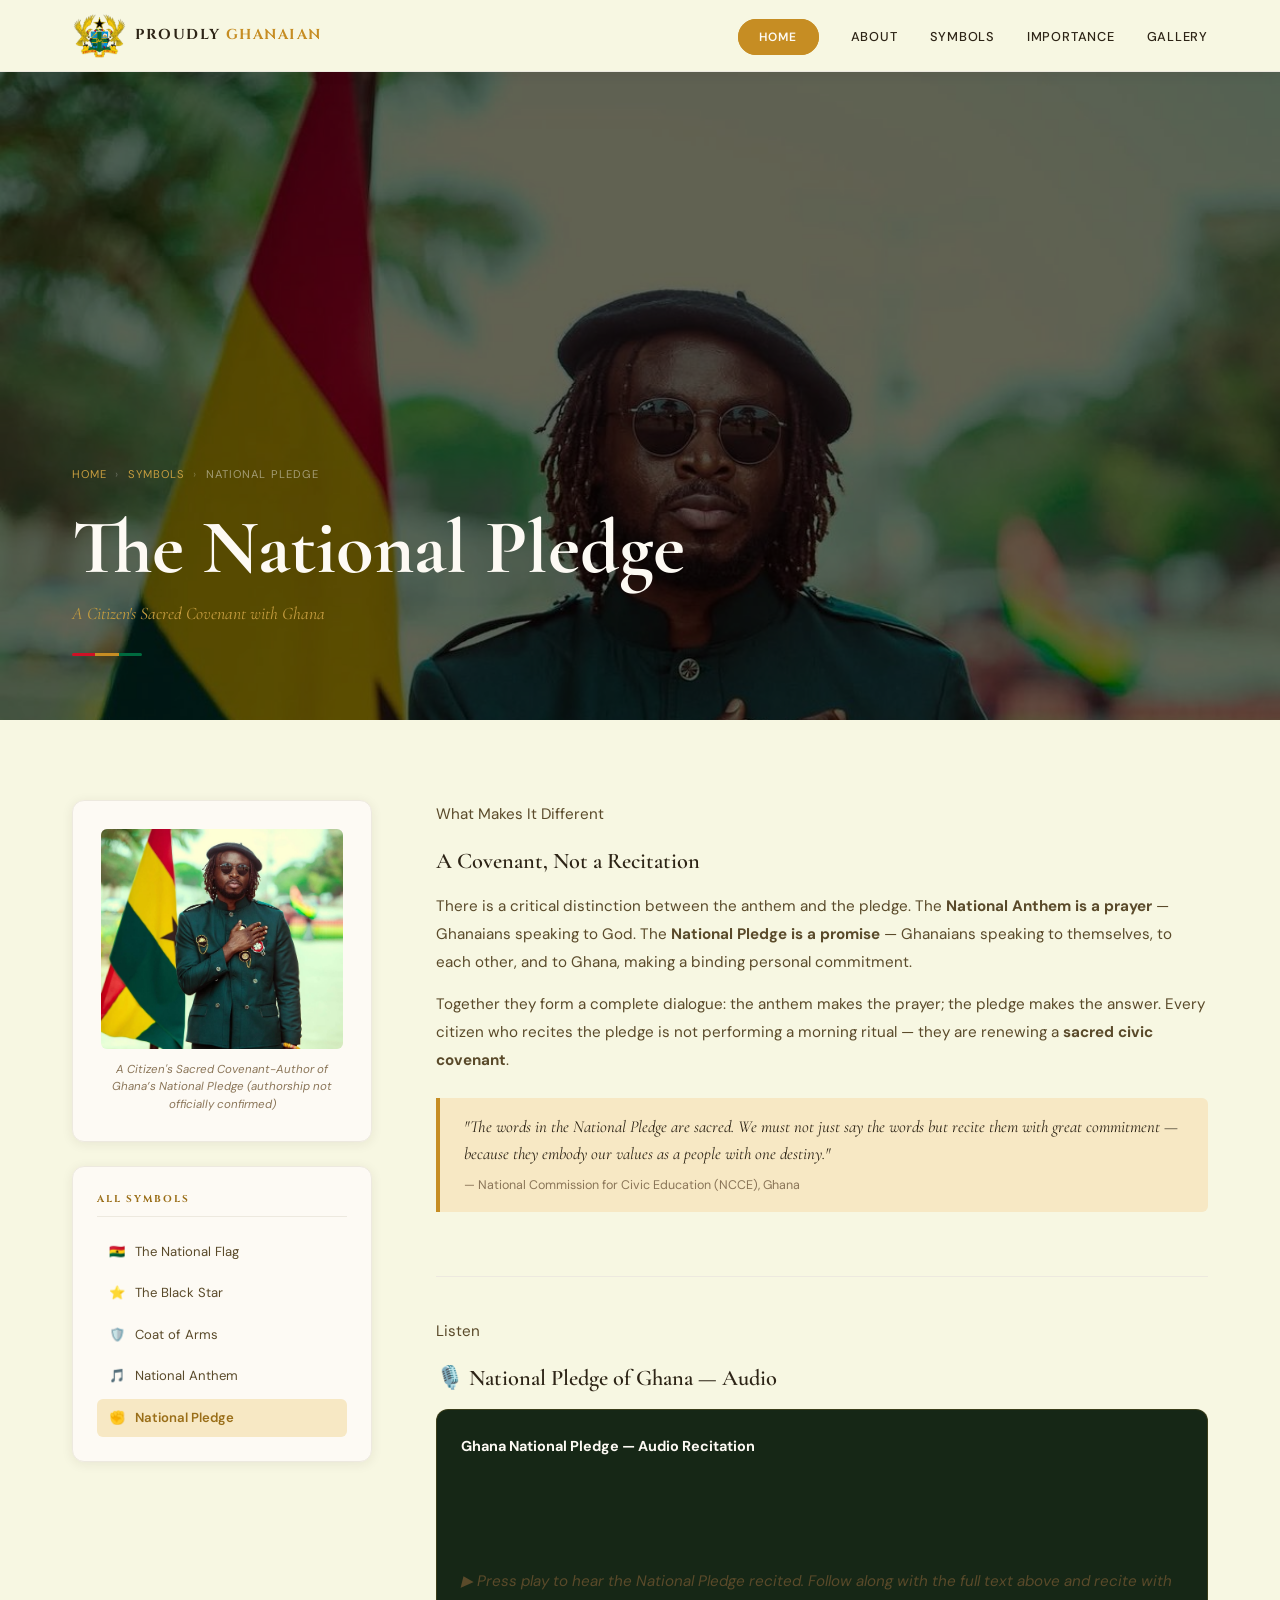
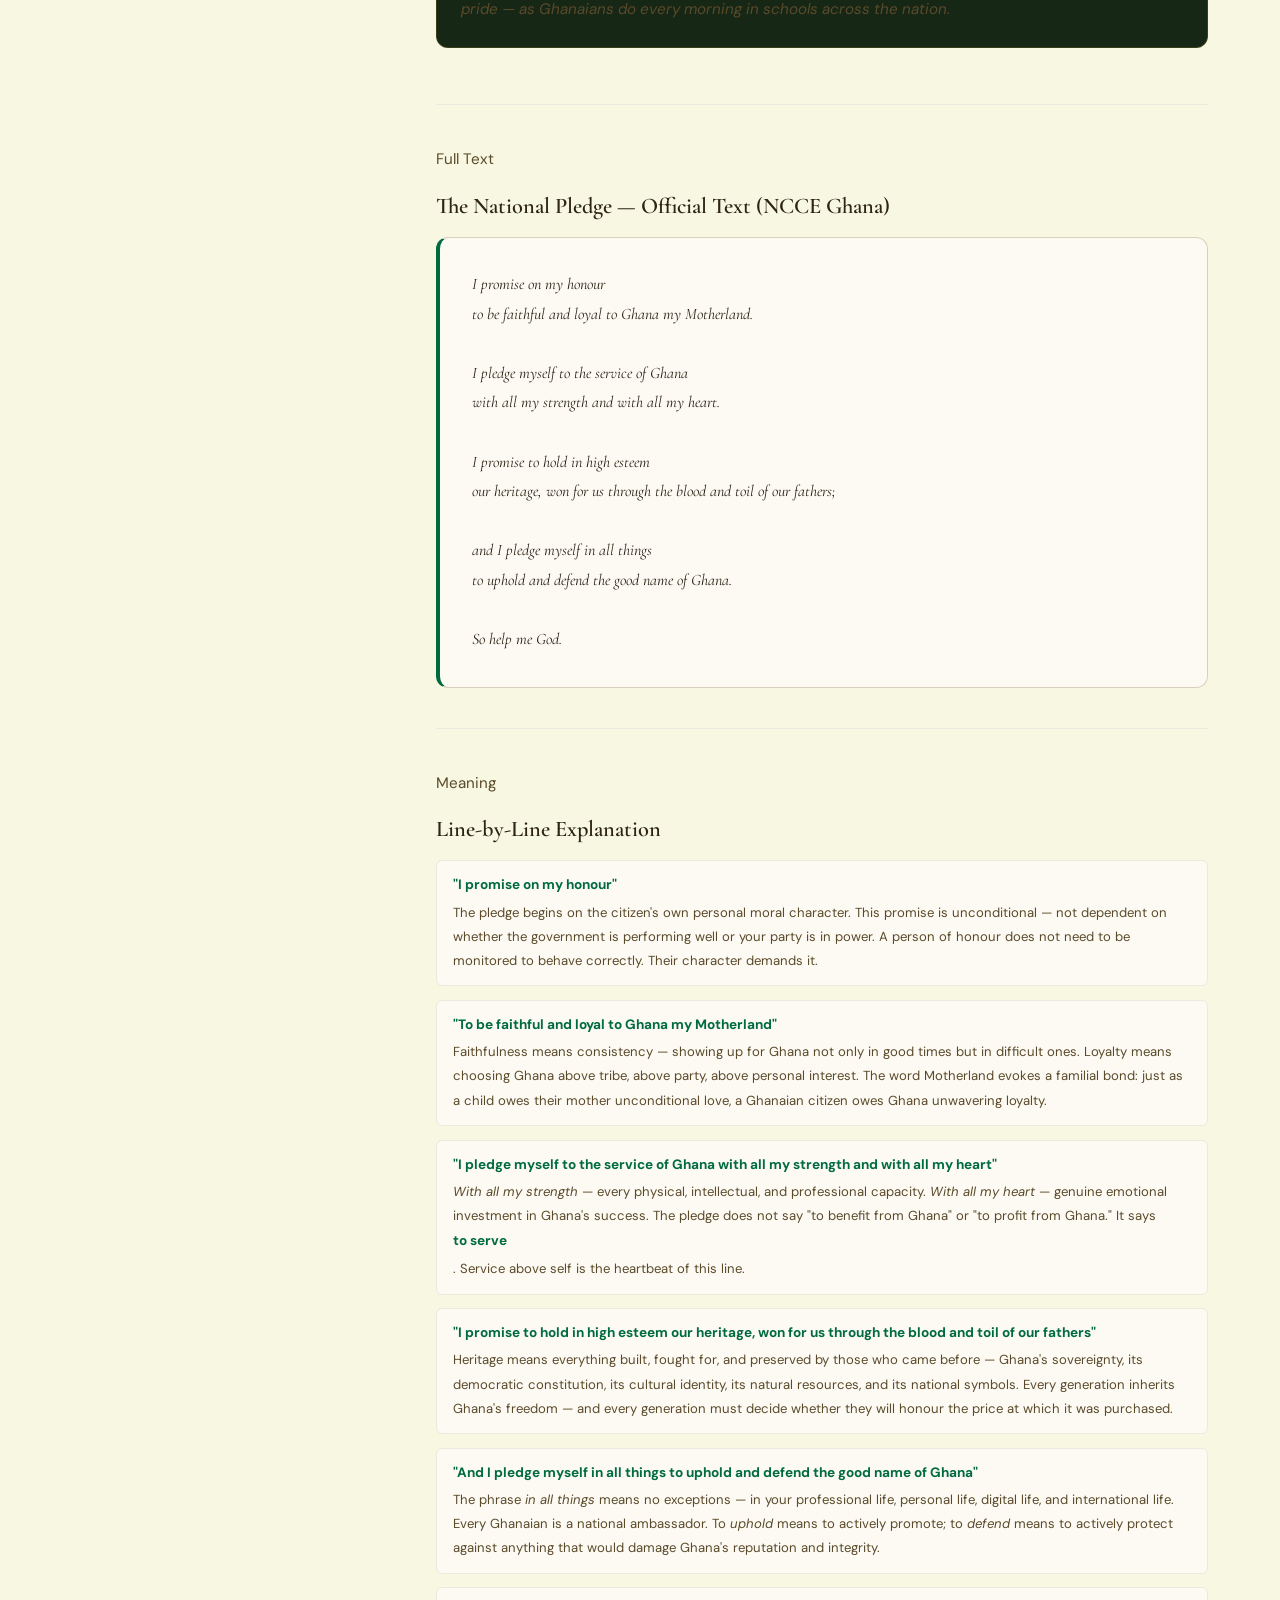
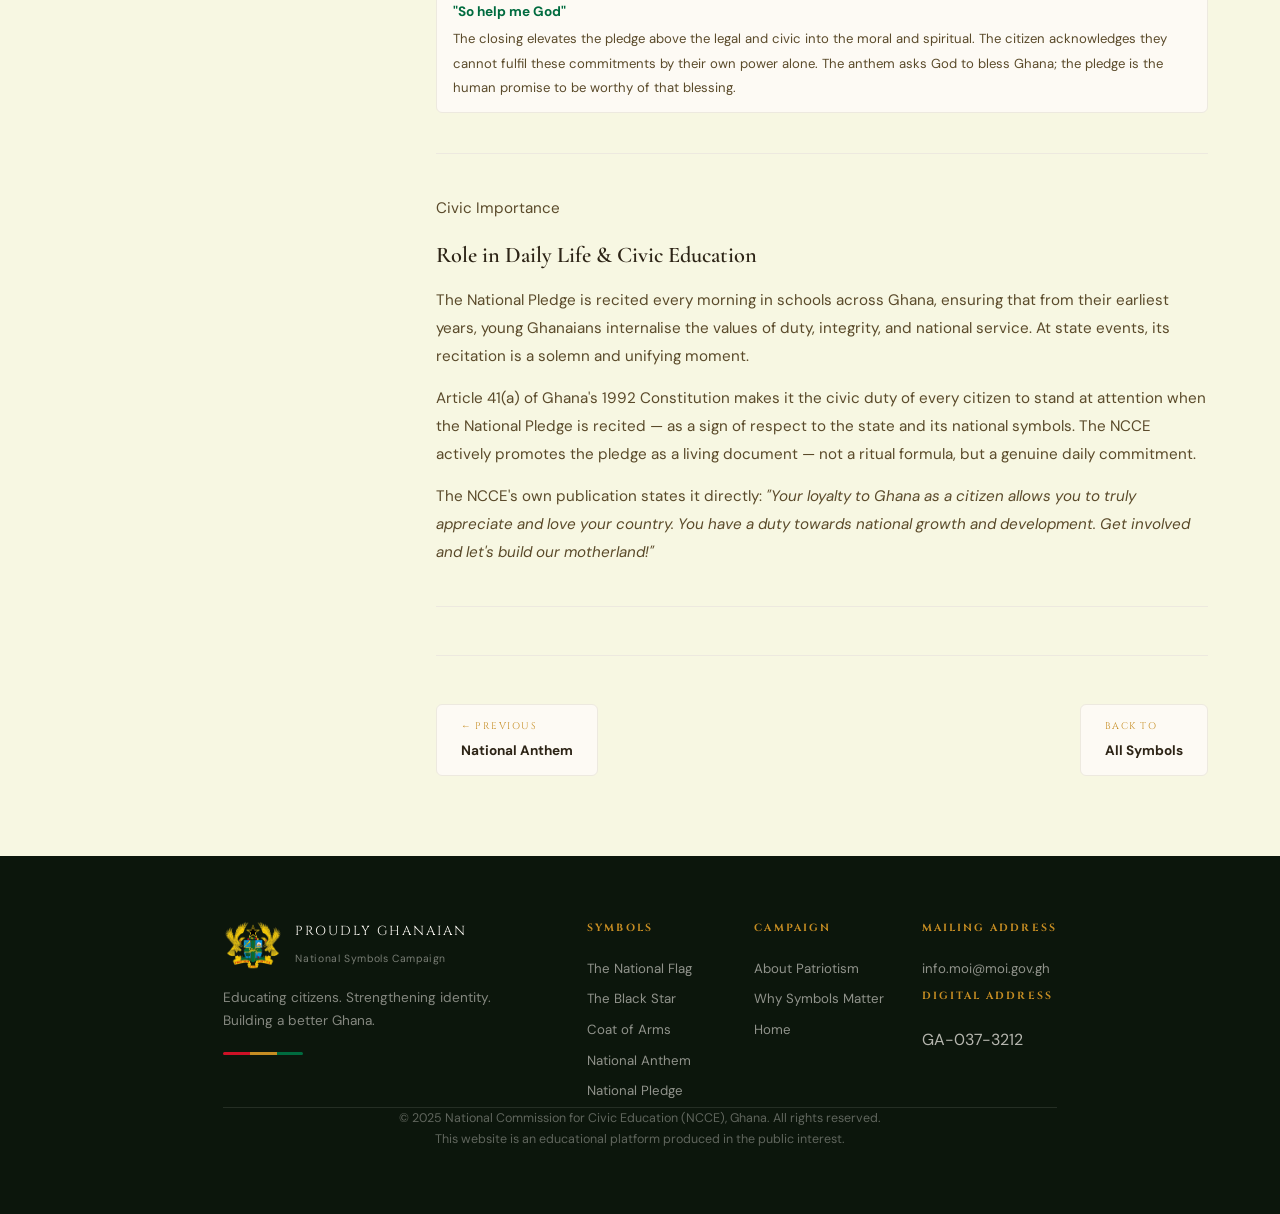
<file: pledge.html>
<!DOCTYPE html>
<html lang="en">
<head>
  <meta charset="UTF-8"/>
  <meta name="viewport" content="width=device-width,initial-scale=1.0"/>
  <title>The National Pledge | Proudly Ghanaian — NCCE Ghana</title>
  <meta name="description" content="Ghana's National Pledge — full text, meaning, and civic importance explained by the NCCE."/>
  <link rel="stylesheet" href="style.css"/>
  <link rel="preconnect" href="https://fonts.googleapis.com"/>
  <link rel="preconnect" href="https://fonts.gstatic.com" crossorigin/>
  <link href="https://fonts.googleapis.com/css2?family=Cormorant+Garamond:ital,wght@0,400;0,600;0,700;1,400;1,600&family=DM+Sans:opsz,wght@9..40,400;9..40,500;9..40,600&family=Cinzel:wght@400;600;700&display=swap" rel="stylesheet"/>
   <style>
    .page-hero{background-image: url(images/pledge.jpg); background-repeat: no-repeat; background-size: cover;}
.page-hero_overlay{background: black;}
   </style>
</head>
<body>

<!-- NAV -->
<nav class="navbar navbar--solid" id="navbar">
  <div class="nav-container">
    <a href="index.html" class="nav-logo">
      <div class="logo-text">
        <img src="images/HD_Ghana_Coat_Of_Arms_Logo_PNG-removebg-preview.png" height="46" alt="Coat of Arms"/>
        <div class="logo-write">PROUDLY <span>GHANAIAN</span></div>
      </div>
    </a>
    <button class="nav-toggle" id="navToggle" aria-label="Toggle navigation"><span></span><span></span><span></span></button>
    <ul class="nav-links" id="navLinks">
      <li><a href="index.html" class="nav-cta">Home</a></li>  
      <li><a href="index.html#intro" class="nav-link">About</a></li>
      <li><a href="index.html#symbols" class="nav-link">Symbols</a></li>
      <li><a href="index.html#importance" class="nav-link">Importance</a></li>
      <li><a href="gallery.html" class="nav-link">Gallery</a></li>
    </ul>
  </div>
</nav>

<!-- PAGE HERO -->
<section class="page-hero" >
  <div class="page-hero__bg">
  </div>
  <div class="page-hero__overlay"></div>
  <div class="container page-hero__content">
    <div class="breadcrumb">
      <a href="index.html">Home</a><span class="breadcrumb__sep">›</span>
      <a href="index.html#symbols">Symbols</a><span class="breadcrumb__sep">›</span>
      National Pledge
    </div>
    <h1>The National Pledge</h1>
    <p class="page-hero__tagline">A Citizen's Sacred Covenant with Ghana</p>
    <div class="page-hero__strip">
      <span style="background:var(--red)"></span>
      <span style="background:var(--gold)"></span>
      <span style="background:var(--green)"></span>
    </div>
  </div>
</section>

<!-- PAGE BODY -->
<main class="symbol-page">
  <div class="container">
    <div class="symbol-page__wrap">

      <aside class="symbol-sidebar">
        <div class="sidebar-visual">
          <img src="images/pledge.jpg" alt="National Pledge" style="max-height:220px;object-fit:cover;width:100%"/>
          <p class="sidebar-visual__cap"> A Citizen's Sacred Covenant-Author of Ghana’s National Pledge (authorship not officially confirmed)</p>
        </div>
        <nav class="sidebar-nav">
          <h5>All Symbols</h5>
          <ul>
            <li><a href="flag.html"><span>🇬🇭</span> The National Flag</a></li>
            <li><a href="blackstar.html"><span>⭐</span> The Black Star</a></li>
            <li><a href="coatofarms.html"><span>🛡️</span> Coat of Arms</a></li>
            <li><a href="anthem.html"><span>🎵</span> National Anthem</a></li>
            <li class="active"><a href="pledge.html"><span>✊</span> National Pledge</a></li>
          </ul>
        </nav>
      </aside>

      <article class="symbol-content">
        <div class="sym-section">
          <p class="sym-section__label">What Makes It Different</p>
          <h4>A Covenant, Not a Recitation</h4>
          <p>There is a critical distinction between the anthem and the pledge. The <strong>National Anthem is a prayer</strong> — Ghanaians speaking to God. The <strong>National Pledge is a promise</strong> — Ghanaians speaking to themselves, to each other, and to Ghana, making a binding personal commitment.</p>
          <p>Together they form a complete dialogue: the anthem makes the prayer; the pledge makes the answer. Every citizen who recites the pledge is not performing a morning ritual — they are renewing a <strong>sacred civic covenant</strong>.</p>
          <div class="pull-quote">
            "The words in the National Pledge are sacred. We must not just say the words but recite them with great commitment — because they embody our values as a people with one destiny."
            <cite>— National Commission for Civic Education (NCCE), Ghana</cite>
          </div>
        </div>

        <div class="sym-section">
          <p class="sym-section__label">Listen</p>
          <h4>🎙️ National Pledge of Ghana — Audio</h4>
          <div class="audio-block">
            <div class="audio-lbl">
              <div>
                <strong>Ghana National Pledge — Audio Recitation</strong>
              </div>
            </div>
            <iframe class="sc-embed" scrolling="no" frameborder="no" allow="autoplay"
              src="https://w.soundcloud.com/player/?url=https%3A//soundcloud.com/ikwabena/ghana-national-pledge&color=%23006B3F&auto_play=false&hide_related=true&show_comments=false&show_user=true&show_reposts=false&show_teaser=false">
            </iframe>
            <p class="audio-note">▶ Press play to hear the National Pledge recited. Follow along with the full text above and recite with pride — as Ghanaians do every morning in schools across the nation.</p>
          </div>
        </div>

        <div class="sym-section">
          <p class="sym-section__label">Full Text</p>
          <h4>The National Pledge — Official Text (NCCE Ghana)</h4>
          <div class="pledge-block">
            I promise on my honour<br/>
            to be faithful and loyal to Ghana my Motherland.<br/><br/>
            I pledge myself to the service of Ghana<br/>
            with all my strength and with all my heart.<br/><br/>
            I promise to hold in high esteem<br/>
            our heritage, won for us through the blood and toil of our fathers;<br/><br/>
            and I pledge myself in all things<br/>
            to uphold and defend the good name of Ghana.<br/><br/>
            So help me God.
          </div>
        </div>

        <div class="sym-section">
          <p class="sym-section__label">Meaning</p>
          <h4>Line-by-Line Explanation</h4>
          <div class="pledge-analysis">
            <div class="pla-item">
              <strong>"I promise on my honour"</strong>
              <p>The pledge begins on the citizen's own personal moral character. This promise is unconditional — not dependent on whether the government is performing well or your party is in power. A person of honour does not need to be monitored to behave correctly. Their character demands it.</p>
            </div>
            <div class="pla-item">
              <strong>"To be faithful and loyal to Ghana my Motherland"</strong>
              <p>Faithfulness means consistency — showing up for Ghana not only in good times but in difficult ones. Loyalty means choosing Ghana above tribe, above party, above personal interest. The word Motherland evokes a familial bond: just as a child owes their mother unconditional love, a Ghanaian citizen owes Ghana unwavering loyalty.</p>
            </div>
            <div class="pla-item">
              <strong>"I pledge myself to the service of Ghana with all my strength and with all my heart"</strong>
              <p><em>With all my strength</em> — every physical, intellectual, and professional capacity. <em>With all my heart</em> — genuine emotional investment in Ghana's success. The pledge does not say "to benefit from Ghana" or "to profit from Ghana." It says <strong>to serve</strong>. Service above self is the heartbeat of this line.</p>
            </div>
            <div class="pla-item">
              <strong>"I promise to hold in high esteem our heritage, won for us through the blood and toil of our fathers"</strong>
              <p>Heritage means everything built, fought for, and preserved by those who came before — Ghana's sovereignty, its democratic constitution, its cultural identity, its natural resources, and its national symbols. Every generation inherits Ghana's freedom — and every generation must decide whether they will honour the price at which it was purchased.</p>
            </div>
            <div class="pla-item">
              <strong>"And I pledge myself in all things to uphold and defend the good name of Ghana"</strong>
              <p>The phrase <em>in all things</em> means no exceptions — in your professional life, personal life, digital life, and international life. Every Ghanaian is a national ambassador. To <em>uphold</em> means to actively promote; to <em>defend</em> means to actively protect against anything that would damage Ghana's reputation and integrity.</p>
            </div>
            <div class="pla-item">
              <strong>"So help me God"</strong>
              <p>The closing elevates the pledge above the legal and civic into the moral and spiritual. The citizen acknowledges they cannot fulfil these commitments by their own power alone. The anthem asks God to bless Ghana; the pledge is the human promise to be worthy of that blessing.</p>
            </div>
          </div>
        </div>

        <div class="sym-section">
          <p class="sym-section__label">Civic Importance</p>
          <h4>Role in Daily Life &amp; Civic Education</h4>
          <p>The National Pledge is recited every morning in schools across Ghana, ensuring that from their earliest years, young Ghanaians internalise the values of duty, integrity, and national service. At state events, its recitation is a solemn and unifying moment.</p>
          <p>Article 41(a) of Ghana's 1992 Constitution makes it the civic duty of every citizen to stand at attention when the National Pledge is recited — as a sign of respect to the state and its national symbols. The NCCE actively promotes the pledge as a living document — not a ritual formula, but a genuine daily commitment.</p>
          <p>The NCCE's own publication states it directly: <em>"Your loyalty to Ghana as a citizen allows you to truly appreciate and love your country. You have a duty towards national growth and development. Get involved and let's build our motherland!"</em></p>
        </div>

        <div class="sym-pagination">
          <a href="anthem.html">
            <div><span class="dir">← Previous</span><strong>National Anthem</strong></div>
          </a>
          <span class="sym-pagination__spacer"></span>
          <a href="index.html#symbols">
            <div><span class="dir">Back to</span><strong>All Symbols</strong></div>
          </a>
        </div>

      </article>
    </div>
  </div>
</main>

<!-- FOOTER -->
<footer class="footer">
  <div class="container">
    <div class="footer-top">
      <div class="footer-brand">
        <div class="footer-logo">
          <span class="footer-star"><img src="images/HD_Ghana_Coat_Of_Arms_Logo_PNG-removebg-preview.png" alt="coat of arms"></span>
          <div class="footer-logo-text"><span class="lp">PROUDLY GHANAIAN</span><span class="ls">National Symbols Campaign</span></div>
        </div>
        <p class="footer-tagline">Educating citizens. Strengthening identity. Building a better Ghana.</p>
        <div class="footer-strip"><span></span><span></span><span></span></div>
      </div>
      <div class="footer-links">
        <div class="footer-col">
          <h5>Symbols</h5>
          <a href="flag.html" class="footer-link">The National Flag</a>
          <a href="blackstar.html" class="footer-link">The Black Star</a>
          <a href="coatofarms.html" class="footer-link">Coat of Arms</a>
          <a href="anthem.html" class="footer-link">National Anthem</a>
          <a href="pledge.html" class="footer-link">National Pledge</a>
        </div>
        <div class="footer-col">
          <h5>Campaign</h5>
          <a href="index.html#intro" class="footer-link">About Patriotism</a>
          <a href="index.html#importance" class="footer-link">Why Symbols Matter</a>
          <a href="index.html" class="footer-link">Home</a>
        </div>
        <div class="footer-col">
           <h5>Mailing Address</h5>
           <a href="mailto:info.moi@moi.gov.gh" class="footer-link">info.moi@moi.gov.gh</a>
           <h5 id="digital" class="footer-link">Digital Address</h5>
           <p>GA-037-3212</p>
        </div>
      </div>
    </div>
    <div class="footer-bottom">
      <p>© 2025 National Commission for Civic Education (NCCE), Ghana. All rights reserved.</p>
      <p class="footer-disc">This website is an educational platform produced in the public interest.</p>
    </div>
  </div>
</footer>
<script src="script.js"></script>
</body>
</html>
</file>
<file: style.css>
/* PROUDLY GHANAIAN — NATIONAL SYMBOLS CAMPAIGN
   NCCE Ghana | Shared Stylesheet — All Pages */


:root {
  --gold: #c68d23;
  --gold-light: #c69d3f;
  --gold-pale: #F7E8C4;
  --gold-muted: #F0D8A0;
  --gold-dark: #9A6E18;
  --red: #CE1126;
  --green: #006B3F;
  --black: #1A1108;
  --charcoal: #2D2416;
  --text-dark: #2D2416;
  --text-mid: #5A4A2A;
  --text-light: #8A7558;
  --white: #FDFAF4;
  --off-white: #F7F3E9;
  --grey-pale: #EDE9DF;
  --grey-light: #D8D0BC;
  --page-bg: #f7f7e2;

  --font-display: 'Cinzel', serif;
  --font-heading: 'Cormorant Garamond', serif;
  --font-body: 'DM Sans', sans-serif;

  --nav-h: 72px;
  --radius: 12px;
  --radius-s: 6px;
  --sh-sm: 0 2px 12px rgba(45, 36, 22, .08);
  --sh-md: 0 6px 32px rgba(45, 36, 22, .12);
  --sh-lg: 0 16px 64px rgba(45, 36, 22, .16);
  --tr: .35s cubic-bezier(.4, 0, .2, 1);
}

*,
*::before,
*::after {
  margin: 0;
  padding: 0;
  box-sizing: border-box
}

html {
  scroll-behavior: smooth;
  font-size: 16px;
  background: rgb(12, 22, 12);
  min-height: 100%
}

body {
  font-family: var(--font-body);
  background: var(--page-bg);
  color: var(--text-dark);
  line-height: 1.7;
  overflow-x: hidden;
  margin: 0;
  padding: 0;
  display: flex;
  flex-direction: column;
}

img {
  max-width: 100%;
  display: block
}

a {
  color: inherit;
  text-decoration: none
}

/* ---- UTILITY ---- */
.container {
  max-width: 1200px;
  margin: 0 auto;
  padding: 0 2rem
}

.section-label {
  font-family: var(--font-display);
  font-size: .7rem;
  letter-spacing: .25em;
  text-transform: uppercase;
  color: var(--gold);
  margin-bottom: 1rem;
  display: flex;
  align-items: center;
  gap: .75rem;
}

.section-label::before {
  content: '';
  display: block;
  width: 32px;
  height: 1px;
  background: var(--gold)
}

.section-label--light {
  color: var(--gold-light)
}

.section-label--light::before {
  background: var(--gold-light)
}

.section-title {
  font-family: var(--font-heading);
  font-size: clamp(2rem, 4vw, 3rem);
  font-weight: 600;
  line-height: 1.15;
  color: var(--text-dark);
  margin-bottom: 1.5rem;
}

.section-title em {
  font-style: italic;
  color: var(--gold)
}

.btn {
  display: inline-flex;
  align-items: center;
  gap: .5rem;
  padding: .85rem 2rem;
  border-radius: 30px;
  font-family: var(--font-body);
  font-size: .875rem;
  font-weight: 600;
  letter-spacing: .08em;
  text-transform: uppercase;
  cursor: pointer;
  transition: all var(--tr);
  border: none;
}

.btn--primary {
  background: var(--gold);
  color: var(--white);
  box-shadow: 0 4px 20px rgba(200, 149, 42, .35)
}

.btn--primary:hover {
  background: var(--gold-dark);
  transform: translateY(-2px)
}

.btn--ghost {
  background: transparent;
  color: var(--white);
  border: 1px solid rgba(255, 255, 255, .45)
}

.btn--ghost:hover {
  background: rgba(255, 255, 255, .1);
  border-color: rgba(255, 255, 255, .8)
}

.btn--outline {
  background: transparent;
  color: var(--gold-dark);
  border: 2px solid var(--gold)
}

.btn--outline:hover {
  background: var(--gold);
  color: var(--white)
}

/* Navigation */
.navbar {
  position: fixed;
  top: 0;
  left: 0;
  right: 0;
  z-index: 1000;
  height: var(--nav-h);
  background: transparent;
  backdrop-filter: blur(0);
  transition: all .4s ease;
  border-bottom: 1px solid transparent;
}

.navbar.scrolled,
.navbar--solid {
  background: var(--page-bg) !important;
  backdrop-filter: blur(12px);
  border-bottom-color: var(--grey-pale) !important;
  box-shadow: var(--sh-sm) !important;
}

.navbar.scrolled .nav-link,
.navbar--solid .nav-link {
  color: var(--text-dark) !important
}

.navbar.scrolled .nav-link:hover,
.navbar--solid .nav-link:hover {
  color: var(--gold) !important
}

.navbar.scrolled .logo-write,
.navbar--solid .logo-write {
  color: var(--text-dark) !important
}

.navbar.scrolled .nav-cta,
.navbar--solid .nav-cta {
  background: var(--gold) !important;
  color: var(--white) !important;
  border-color: var(--gold) !important
}

.navbar.scrolled .nav-toggle span,
.navbar--solid .nav-toggle span {
  background: var(--text-dark) !important
}

.nav-container {
  max-width: 1200px;
  margin: 0 auto;
  padding: 0 2rem;
  height: 100%;
  display: flex;
  align-items: center;
  justify-content: space-between;
}

.nav-logo {
  display: flex;
  align-items: center;
  gap: .75rem;
  color: white
}

.logo-text {
  display: flex;
  align-items: center;
  gap: 8px
}

.logo-write {
  font-family: var(--font-display);
  font-size: .9rem;
  font-weight: 700;
  letter-spacing: .1em;
  color: var(--white);
  transition: color var(--tr);
}

.logo-write span {
  color: var(--gold)
}

.nav-links {
  display: flex;
  align-items: center;
  gap: 2rem;
  list-style: none
}

.nav-link {
  font-size: .8rem;
  font-weight: 500;
  letter-spacing: .06em;
  text-transform: uppercase;
  color: rgba(255, 255, 255, .85);
  transition: color var(--tr);
  position: relative;
  padding-bottom: 2px;
}

.nav-link::after {
  content: '';
  position: absolute;
  bottom: -2px;
  left: 0;
  width: 0;
  height: 2px;
  background: var(--gold);
  transition: width var(--tr);
}

.nav-link:hover {
  color: var(--gold-dark)
}

.nav-link:hover::after,
.nav-link.active::after {
  width: 100%
}

.nav-link.active {
  color: var(--gold-dark)
}

.nav-cta {
  font-size: .75rem;
  font-weight: 600;
  letter-spacing: .1em;
  text-transform: uppercase;
  padding: .55rem 1.25rem;
  background: rgba(200, 149, 42, .15);
  border: 1px solid rgba(200, 149, 42, .4);
  border-radius: 30px;
  color: var(--gold-light);
  transition: all var(--tr);
}

.nav-cta:hover {
  background: var(--gold);
  border-color: var(--gold);
  color: white
}

.nav-toggle {
  display: none;
  flex-direction: column;
  gap: 5px;
  background: none;
  border: none;
  cursor: pointer;
  padding: .5rem;
}

.nav-toggle span {
  display: block;
  width: 24px;
  height: 2px;
  background: var(--white);
  transition: all var(--tr);
  border-radius: 2px;
}

/* Home Hero */
/* .hero {
  position: relative;
  min-height: 100vh;
  display: flex;
  overflow: hidden;
  background-image: url(images/gh.png);
  background-size: cover;
  background-position: center;
} */
 .hero {
  position: relative;
  min-height: 100svh;
  display: flex;
  align-items: flex-end;
  overflow: hidden;
  background-image: url(images/gh.png);
  background-size: cover;
  background-position: center;
}

.hero::before {
  content: '';
  inset: 0;
  z-index: 1;
}
/* 
.hero-content {
  position: relative;
  z-index: 2;
  padding: calc(var(--nav-h) + 2rem) 2rem 6rem;
  max-width: 860px;
  animation: fadeUp 1.2s ease both;
} */
.hero-content {
  position: relative;
  z-index: 2;
  padding: calc(var(--nav-h) + 5rem) 2rem 6rem;
  max-width: 860px;
  width: 100%;
  animation: fadeUp 1.2s ease both;
}

@keyframes fadeUp {
  from {
    opacity: 0;
    transform: translateY(30px)
  }

  to {
    opacity: 1;
    transform: translateY(0)
  }
}

.hero-badge {
  display: inline-flex;
  align-items: center;
  gap: .6rem;
  font-family: var(--font-display);
  font-size: .68rem;
  letter-spacing: .18em;
  text-transform: uppercase;
  color: var(--gold-light);
  background: rgba(200, 149, 42, .12);
  border: 1px solid rgba(200, 149, 42, .3);
  padding: .45rem 1.1rem;
  border-radius: 30px;
  margin-top: 1.5rem;
  margin-bottom: 2rem;
}

.badge-dot {
  width: 6px;
  height: 6px;
  border-radius: 50%;
  background: var(--gold);
  animation: pulse 2s infinite
}

@keyframes pulse {

  0%,
  100% {
    opacity: 1;
    transform: scale(1)
  }

  50% {
    opacity: .4;
    transform: scale(.7)
  }
}

.hero-title {
  font-family: var(--font-heading);
  font-size: clamp(3rem, 10vw, 7rem);
  font-weight: 700;
  color: var(--white);
  line-height: 1;
  margin-bottom: 1.5rem;
  animation: fadeUp 1.2s .3s ease both;
}

.hero-title em {
  font-style: italic;
  background: linear-gradient(135deg, var(--gold-light), var(--gold));
  -webkit-background-clip: text;
  -webkit-text-fill-color: transparent;
  background-clip: text;
}

.hero-subtitle {
  font-family: var(--font-heading);
  font-size: clamp(1rem, 2vw, 1.2rem);
  color: rgba(255, 255, 255, .65);
  max-width: 600px;
  margin: 0 auto 0rem 2rem;
  margin-bottom: 2rem;
  font-style: italic;
  animation: fadeUp 1.2s .5s ease both;
}

.hero-actions {
  display: flex;
  gap: 1rem;
  justify-content: flex-start;
  flex-wrap: wrap;
  animation: fadeUp 1.2s .7s ease both
}

.hero-flag-strip {
  display: flex;
  height: 4px;
  width: 100px;
  margin-top: 2rem;
  margin-left: 13rem;
  border-radius: 2px;
  overflow: hidden;
  animation: fadeUp 1.2s .9s ease both;
}

.hero-flag-strip span {
  flex: 1
}

.flag-r {
  background: var(--red)
}

.flag-g {
  background: var(--gold)
}

.flag-gr {
  background: var(--green)
}

.hero-scroll-indicator {
  position: absolute;
  bottom: 2rem;
  left: 50%;
  transform: translateX(-50%);
  z-index: 2;
  display: flex;
  flex-direction: column;
  align-items: center;
  gap: .5rem;
  color: rgba(255, 255, 255, .4);
  font-size: .65rem;
  letter-spacing: .15em;
  text-transform: uppercase;
}

.scroll-arrow {
  width: 1px;
  height: 40px;
  background: linear-gradient(to bottom, rgba(200, 149, 42, .6), transparent);
  animation: bounce 2s infinite;
}

@keyframes bounce {

  0%,
  100% {
    transform: scaleY(1);
    opacity: .6
  }

  50% {
    transform: scaleY(1.3);
    opacity: 1
  }
}





/* Intro Home */
.intro {
  padding: 7rem 0;
  background: var(--white)
}

.intro-grid {
  display: grid;
  grid-template-columns: 1fr 1fr;
  gap: 5rem;
  align-items: start
}

.intro-left {
  padding-right: 2rem
}

.intro-body {
  font-size: 1rem;
  color: var(--text-mid);
  margin-bottom: 1.2rem;
  line-height: 1.8
}

.intro-quote {
  border-left: 3px solid var(--gold);
  padding: 1rem 1.5rem;
  margin-top: 2rem;
  background: var(--gold-pale);
  border-radius: 0 var(--radius-s) var(--radius-s) 0;
  font-family: var(--font-heading);
  font-size: 1.1rem;
  font-style: italic;
  color: var(--text-dark);
  line-height: 1.5;
}

.intro-quote cite {
  display: block;
  margin-top: .5rem;
  font-size: .8rem;
  font-style: normal;
  font-family: var(--font-body);
  color: var(--text-light);
  letter-spacing: .05em;
}

.intro-card-grid {
  display: grid;
  grid-template-columns: 1fr 1fr;
  gap: 1.25rem
}

.intro-card {
  background: var(--off-white);
  border: 1px solid var(--grey-pale);
  border-radius: var(--radius);
  padding: 1.5rem;
  transition: all var(--tr);
}

.intro-card:hover {
  border-color: var(--gold-light);
  box-shadow: var(--sh-md);
  transform: translateY(-4px)
}

.intro-card-icon {
  font-size: 1.75rem;
  margin-bottom: .75rem
}

.intro-card h3 {
  font-family: var(--font-heading);
  font-size: 1.1rem;
  font-weight: 600;
  color: var(--text-dark);
  margin-bottom: .4rem
}

.intro-card p {
  font-size: .875rem;
  color: var(--text-mid);
  line-height: 1.65
}

/* Intro card grid — 3 columns on larger screens */
.intro-card-grid {
  display: grid;
  grid-template-columns: 1fr 1fr;
  gap: 1.25rem;
}

/* Campaign Banner */
.about-campaign-banner {
  display: grid;
  grid-template-columns: 1fr 1fr;
  gap: 3rem;
  align-items: start;
  background: var(--charcoal);
  border-radius: var(--radius);
  padding: 3rem;
  margin-top: 4rem;
  border: 1px solid rgba(200, 149, 42, .2);
}

.acb-label {
  font-family: var(--font-display);
  font-size: .65rem;
  letter-spacing: .22em;
  text-transform: uppercase;
  color: var(--gold);
  display: block;
  margin-bottom: .75rem;
}

.acb-left h3 {
  font-family: var(--font-heading);
  font-size: clamp(1.4rem, 2.5vw, 2rem);
  font-weight: 700;
  color: var(--white);
  margin-bottom: 1rem;
  line-height: 1.2;
}

.acb-left p {
  font-size: .92rem;
  color: rgba(253, 250, 244, .72);
  line-height: 1.85;
  margin-bottom: .85rem;
}

.acb-left strong {
  color: var(--gold-light);
}

/* Stats grid */
.acb-stat-grid {
  display: grid;
  grid-template-columns: 1fr 1fr;
  gap: 1rem;
  margin-bottom: 1.5rem;
}

.acb-stat {
  background: rgba(200, 149, 42, .1);
  border: 1px solid rgba(200, 149, 42, .2);
  border-radius: var(--radius-s);
  padding: 1.25rem 1rem;
  text-align: center;
}

.acb-stat__num {
  display: block;
  font-family: var(--font-display);
  font-size: 1.75rem;
  font-weight: 700;
  color: var(--gold-light);
  line-height: 1.1;
  margin-bottom: .35rem;
}

.acb-stat__label {
  font-size: .72rem;
  color: rgba(253, 250, 244, .55);
  letter-spacing: .04em;
  line-height: 1.4;
}

/* NCCE note */
.acb-ncce-note {
  display: flex;
  gap: 1rem;
  align-items: flex-start;
  background: rgba(200, 149, 42, .07);
  border: 1px solid rgba(200, 149, 42, .18);
  border-radius: var(--radius-s);
  padding: 1rem 1.2rem;
}

.acb-ncce-icon {
  font-size: 1.5rem;
  min-width: 28px;
}

.acb-ncce-note strong {
  display: block;
  font-size: .85rem;
  color: var(--gold-light);
  margin-bottom: .35rem;
}

.acb-ncce-note p {
  font-size: .78rem;
  color: rgba(253, 250, 244, .55);
  line-height: 1.65;
  margin: 0;
}

/* Patriotism Pillars */
.about-pillars-wrap {
  margin-top: 1rem;
}

.about-pillars {
  display: grid;
  grid-template-columns: repeat(3, 1fr);
  gap: 1.5rem;
}

.about-pillar {
  background: var(--white);
  border: 1px solid var(--grey-pale);
  border-radius: var(--radius);
  padding: 1.75rem;
  transition: all var(--tr);
}

.about-pillar:hover {
  border-color: var(--gold-light);
  box-shadow: var(--sh-md);
  transform: translateY(-4px);
}

.ap-icon {
  width: 48px;
  height: 48px;
  border-radius: var(--radius-s);
  display: flex;
  align-items: center;
  justify-content: center;
  font-size: 1.3rem;
  margin-bottom: 1rem;
}

.about-pillar h4 {
  font-family: var(--font-heading);
  font-size: 1.15rem;
  font-weight: 700;
  color: var(--text-dark);
  margin-bottom: .5rem;
}

.about-pillar p {
  font-size: .85rem;
  color: var(--text-mid);
  line-height: 1.78;
  margin: 0;
}

/* Responsive */
@media(max-width:1024px) {
  .about-campaign-banner {
    grid-template-columns: 1fr;
    gap: 2rem;
  }

  .about-pillars {
    grid-template-columns: 1fr 1fr;
  }
}

@media(max-width:768px) {
  .about-campaign-banner {
    padding: 2rem 1.5rem;
  }

  .about-pillars {
    grid-template-columns: 1fr;
  }

  .acb-stat-grid {
    grid-template-columns: 1fr 1fr;
  }

  .intro-card-grid {
    grid-template-columns: 1fr;
  }
}

@media(max-width:480px) {
  .acb-stat-grid {
    grid-template-columns: 1fr 1fr;
  }
}


/* SYMBOLS GRID (HOME) */

.symbols-home {
  padding: 7rem 0 10rem;
  background: var(--off-white)
}

.symbols-home-intro {
  font-size: 1.05rem;
  color: var(--text-mid);
  font-family: var(--font-heading);
  font-style: italic;
  margin-bottom: 3rem
}

.symbols-grid {
  display: grid;
  grid-template-columns: repeat(3, 1fr);
  gap: 1.5rem
}

.symbol-card {
  background: var(--white);
  border: 1px solid var(--grey-pale);
  border-radius: var(--radius);
  overflow: hidden;
  transition: all var(--tr);
  display: block;
}

.symbol-card:hover {
  border-color: var(--gold-light);
  box-shadow: var(--sh-lg);
  transform: translateY(-6px)
}

.symbol-card__thumb {
  height: 190px;
  overflow: hidden;
  display: flex;
  align-items: center;
  justify-content: center;
}

.symbol-card__thumb img {
  width: 100%;
  height: 100%;
  object-fit: cover;
  transition: transform .5s ease;
  filter: brightness(.85) saturate(.9);
}

.symbol-card:hover .symbol-card__thumb img {
  transform: scale(1.05);
  filter: brightness(1) saturate(1)
}

.symbol-card__thumb--flag {
  background: var(--charcoal)
}

.symbol-card__thumb--star {
  background: white
}

.symbol-card__thumb--coa {
  background: var(--gold-pale)
}

.symbol-card__thumb--anthem {
  background: #1a2a4a
}

.symbol-card__thumb--pledge {
  background: var(--green)
}

.symbol-card__body {
  padding: 1.5rem
}

.symbol-card__num {
  font-family: var(--font-display);
  font-size: .6rem;
  letter-spacing: .2em;
  color: var(--gold);
  display: block;
  margin-bottom: .4rem;
}

.symbol-card h3 {
  font-family: var(--font-heading);
  font-size: 1.25rem;
  font-weight: 700;
  color: var(--text-dark);
  margin-bottom: .4rem
}

.symbol-card p {
  font-size: .82rem;
  color: var(--text-mid);
  line-height: 1.65;
  margin-bottom: 1rem
}

.symbol-card__cta {
  font-size: .72rem;
  font-weight: 600;
  letter-spacing: .1em;
  text-transform: uppercase;
  color: var(--gold-dark);
  display: flex;
  align-items: center;
  gap: .4rem;
  transition: gap var(--tr);
}

.symbol-card:hover .symbol-card__cta {
  gap: .8rem
}

.symbol-card--wide {
  grid-column: span 2
}

.symbol-card--wide .symbol-card__thumb {
  height: 240px
}


/* IMPORTANCE (HOME) */

.importance {
  padding: 5rem 0 7rem;
  background: var(--white)
}

.importance-grid {
  display: grid;
  grid-template-columns: repeat(3, 1fr);
  gap: 1.5rem;
  margin-top: 3rem
}

.importance-card {
  background: var(--off-white);
  border: 1px solid var(--grey-pale);
  border-radius: var(--radius);
  padding: 2rem;
  transition: all var(--tr);
}

.importance-card:hover {
  border-color: var(--gold-light);
  box-shadow: var(--sh-md);
  transform: translateY(-4px)
}

.importance-card--large {
  grid-column: span 2;
  background: linear-gradient(135deg, var(--gold-pale), var(--off-white));
  border-color: var(--gold-muted)
}

.importance-card--dark h3 {
  color: var(--gold-light)
}

.importance-card--dark p {
  color: rgba(253, 250, 244, .75)
}

.importance-icon {
  font-size: 2rem;
  margin-bottom: 1rem
}

.importance-card h3 {
  font-family: var(--font-heading);
  font-size: 1.25rem;
  font-weight: 600;
  margin-bottom: .75rem;
  color: var(--text-dark)
}

.importance-card p {
  font-size: .9rem;
  color: var(--text-mid);
  line-height: 1.75
}


/* SYMBOL PAGE HERO (inner pages) */

.page-hero {
  position: relative;
  min-height: 80vh;
  display: flex;
  align-items: flex-end;
  padding-bottom: 4rem;
  overflow: hidden;
  z-index: 0;
}

.page-hero__bg {
  position: absolute;
  z-index: 0
}

.page-hero__bg {
  object-fit: cover;
  filter: brightness(.35) saturate(.75);
}

.page-hero__bg img {
  z-index: 10;
  margin-left: 300px;
  text-align: center;
  height: 200px;
}

.page-hero__overlay {
  position: absolute;
  inset: 0;
  background: rgba(0, 0, 0, 0.614);
}

.page-hero__content {
  position: relative;
  z-index: 2;
  width: 100%;
  padding-top: var(--nav-h);
}

.breadcrumb {
  display: flex;
  align-items: center;
  gap: .5rem;
  font-size: .7rem;
  letter-spacing: .1em;
  text-transform: uppercase;
  color: rgba(255, 255, 255, .45);
  margin-bottom: 1.5rem;
}

.breadcrumb a {
  color: var(--gold-light);
  transition: color var(--tr)
}

.breadcrumb a:hover {
  color: var(--gold)
}

.breadcrumb__sep {
  color: rgba(255, 255, 255, .25)
}

.page-hero__num {
  font-family: var(--font-display);
  font-size: .65rem;
  letter-spacing: .25em;
  color: var(--gold);
  display: block;
  margin-bottom: .5rem;
}

.page-hero h1 {
  font-family: var(--font-heading);
  font-size: clamp(2.5rem, 6vw, 5rem);
  font-weight: 700;
  color: var(--white);
  line-height: 1.05;
  margin-bottom: .65rem;
}

.page-hero__tagline {
  font-family: var(--font-heading);
  font-style: italic;
  font-size: 1.1rem;
  color: var(--gold-light);
}

.page-hero__strip {
  display: flex;
  height: 3px;
  width: 70px;
  margin-top: 1.5rem;
  border-radius: 2px;
  overflow: hidden
}

.page-hero__strip span {
  flex: 1
}


/* SYMBOL PAGE BODY */

.symbol-page {
  padding: 5rem 0;
  background: var(--page-bg)
}

.symbol-page__wrap {
  display: grid;
  grid-template-columns: 300px 1fr;
  gap: 4rem;
  align-items: start
}

/* Sidebar */
.symbol-sidebar {
  position: sticky;
  top: calc(var(--nav-h) + 2rem);
  display: flex;
  flex-direction: column;
  gap: 1.5rem
}

.sidebar-visual {
  background: var(--white);
  border-radius: var(--radius);
  padding: 1.75rem;
  box-shadow: var(--sh-sm);
  border: 1px solid var(--grey-pale);
  text-align: center;
}

.sidebar-visual img {
  max-height: 200px;
  margin: 0 auto;
  border-radius: var(--radius-s)
}

.sidebar-visual__cap {
  font-size: .72rem;
  color: var(--text-light);
  font-style: italic;
  margin-top: .75rem;
  line-height: 1.5
}

.sidebar-nav {
  background: var(--white);
  border-radius: var(--radius);
  padding: 1.5rem;
  border: 1px solid var(--grey-pale);
  box-shadow: var(--sh-sm)
}

.sidebar-nav h5 {
  font-family: var(--font-display);
  font-size: .62rem;
  letter-spacing: .2em;
  text-transform: uppercase;
  color: var(--gold-dark);
  margin-bottom: 1rem;
  padding-bottom: .5rem;
  border-bottom: 1px solid var(--grey-pale);
}

.sidebar-nav ul {
  list-style: none;
  display: flex;
  flex-direction: column;
  gap: .2rem
}

.sidebar-nav li a {
  display: flex;
  align-items: center;
  gap: .6rem;
  padding: .5rem .75rem;
  border-radius: var(--radius-s);
  font-size: .82rem;
  color: var(--text-mid);
  transition: all var(--tr);
}

.sidebar-nav li a:hover,
.sidebar-nav li.active a {
  background: var(--gold-pale);
  color: var(--gold-dark)
}

.sidebar-nav li.active a {
  font-weight: 600
}

/* Content */

.sym-section {
  margin-bottom: 2.5rem;
  padding-bottom: 2.5rem;
  border-bottom: 1px solid var(--grey-pale)
}

.sym-section:last-child {
  border-bottom: none;
  margin-bottom: 0;
  padding-bottom: 0
}

.sym-section__label::after {
  content: '';
  flex: 1;
  height: 1px;
  background: var(--grey-pale)
}

.sym-section h4 {
  font-family: var(--font-heading);
  font-size: 1.4rem;
  font-weight: 600;
  color: var(--text-dark);
  margin-bottom: .75rem;
}

.sym-section p {
  font-size: .95rem;
  color: var(--text-mid);
  line-height: 1.85;
  margin-bottom: .85rem
}

.sym-section p:last-child {
  margin-bottom: 0
}

.pull-quote {
  border-left: 4px solid var(--gold);
  padding: 1rem 1.5rem;
  background: var(--gold-pale);
  border-radius: 0 var(--radius-s) var(--radius-s) 0;
  font-family: var(--font-heading);
  font-size: 1.05rem;
  font-style: italic;
  color: var(--text-dark);
  line-height: 1.6;
  margin: 1.5rem 0;
}

.pull-quote cite {
  display: block;
  margin-top: .5rem;
  font-size: .78rem;
  font-style: normal;
  font-family: var(--font-body);
  color: var(--text-light);
}



/* Gallery */
.gallery-intro {
  text-align: center;
  padding: 2.5rem 1rem 1.5rem;
  border-bottom: 1px solid #e0e0e0;
  margin-bottom: 2rem;
}

.gallery-intro h1 {
  font-family: var(--font-heading);
  font-weight: 600;
  color: #1a1a1a;
  margin-bottom: 0.5rem;
}

.gallery-intro p {
  font-size: 1rem;
  color: #555;
  line-height: 1.6;
}

/* ── Section ── */
.gallery-container {
  padding: 0 1.5rem 3rem;
  max-width: 1200px;
  margin: 0 auto;
}

/* ── Grid ── */
.gallery-grid {
  display: grid;
  grid-template-columns: repeat(auto-fill, minmax(260px, 1fr));
  gap: 1.25rem;
}

/* ── Card ── */
.gallery-item {
  background: #ffffff;
  border: 1px solid #e0e0e0;
  border-radius: 12px;
  overflow: hidden;
  display: flex;
  flex-direction: column;
  transition: border-color 0.2s, box-shadow 0.2s;
}

.gallery-item:hover {
  border-color: #bbb;
  box-shadow: 0 4px 12px rgba(0, 0, 0, 0.08);
}

/* ── Image ── */
.gallery-item .image {
  width: 100%;
  aspect-ratio: 4 / 3;
  background: #f0f0f0;
  overflow: hidden;
}

.gallery-item .image img {
  width: 100%;
  height: 100%;
  object-fit: cover;
  display: block;
  transition: transform 0.3s ease;
}

.gallery-item:hover .image img {
  transform: scale(1.03);
}

/* ── Text ── */
.gallery-item .paragraph {
  padding: 1rem 1.125rem 1.25rem;
  flex: 1;
  display: flex;
  flex-direction: column;
  gap: 6px;
}

.gallery-item .paragraph h4 {
  font-size: 15px;
  font-weight: 600;
  color: #1a1a1a;
  line-height: 1.4;
}

.gallery-item .paragraph p {
  font-size: 13px;
  color: #555;
  line-height: 1.65;
}


/* Elements Grid */
.elements-grid {
  display: grid;
  grid-template-columns: 1fr 1fr;
  gap: .85rem;
  margin-top: 1rem
}

.element-card {
  display: flex;
  gap: .75rem;
  align-items: flex-start;
  padding: 1rem;
  border-radius: var(--radius-s);
  background: var(--white);
  border: 1px solid var(--grey-pale);
  transition: all var(--tr);
}

.element-card:hover {
  border-color: var(--gold-light);
  transform: translateY(-2px)
}

.element-swatch {
  width: 22px;
  height: 22px;
  min-width: 22px;
  border-radius: 4px;
  margin-top: 2px
}

.swatch-red {
  background: var(--red)
}

.swatch-gold {
  background: var(--gold)
}

.swatch-green {
  background: var(--green)
}

.swatch-black {
  background: var(--black)
}

.element-card strong {
  font-size: .85rem;
  font-weight: 600;
  color: var(--text-dark);
  display: block;
  margin-bottom: .3rem
}

.element-card p {
  font-size: .8rem;
  color: var(--text-mid);
  margin-bottom: 0;
  line-height: 1.6
}

/* COA elements */
.coa-list {
  display: flex;
  flex-direction: column;
  gap: .75rem
}

.coa-item {
  padding: .85rem 1rem;
  border-left: 3px solid var(--gold-pale);
  background: var(--white);
  border-radius: 0 var(--radius-s) var(--radius-s) 0;
  transition: border-left-color var(--tr);
}

.coa-item:hover {
  border-left-color: var(--gold)
}

.coa-item strong {
  font-size: .85rem;
  color: var(--text-dark);
  display: block;
  margin-bottom: .25rem
}

.coa-item p {
  font-size: .82rem;
  color: var(--text-mid);
  margin-bottom: 0
}

/* Timeline */
.timeline {
  position: relative;
  padding-left: 1.5rem
}

.timeline::before {
  content: '';
  position: absolute;
  left: 0;
  top: 8px;
  bottom: 8px;
  width: 2px;
  background: linear-gradient(to bottom, var(--gold), var(--green));
  border-radius: 2px;
}

.t-item {
  display: grid;
  grid-template-columns: 90px 1fr;
  gap: 1rem;
  padding: .9rem 0 .9rem 1.25rem;
  border-bottom: 1px solid var(--grey-pale);
  position: relative;
}

.t-item::before {
  content: '';
  position: absolute;
  left: -5px;
  top: 1.2rem;
  width: 10px;
  height: 10px;
  border-radius: 50%;
  background: var(--gold);
  border: 2px solid var(--white);
  box-shadow: 0 0 0 2px var(--gold);
}

.t-item:last-child {
  border-bottom: none
}

.t-item--hl {
  background: linear-gradient(135deg, var(--gold-pale), var(--off-white));
  border-radius: var(--radius-s);
  padding-left: 1.5rem;
  border-bottom: none;
  margin: .5rem 0;
}

.t-item--hl::before {
  background: var(--red);
  box-shadow: 0 0 0 2px var(--red);
  width: 13px;
  height: 13px;
  left: -6px
}

.t-year {
  font-family: var(--font-display);
  font-size: .65rem;
  font-weight: 700;
  color: var(--gold-dark);
  letter-spacing: .1em;
  padding-top: .2rem;
}

.t-item--hl .t-year {
  color: var(--red)
}

.t-body strong {
  font-size: .88rem;
  color: var(--text-dark);
  display: block;
  margin-bottom: .2rem
}

.t-body p {
  font-size: .8rem;
  color: var(--text-mid);
  margin-bottom: 0
}

/* Anthem lyrics */
.lyrics-block {
  background: var(--charcoal);
  border-radius: var(--radius);
  padding: 2rem;
  display: grid;
  grid-template-columns: 1fr 1fr 1fr;
  gap: 1.5rem;
}

.verse strong {
  font-family: var(--font-display);
  font-size: .65rem;
  letter-spacing: .15em;
  text-transform: uppercase;
  color: var(--gold);
  display: block;
  margin-bottom: .6rem;
}

.verse p {
  font-size: .82rem;
  color: rgba(253, 250, 244, .8);
  line-height: 1.9
}

/* Anthem history */
.anthem-hist {
  display: flex;
  flex-direction: column;
  gap: .65rem;
  margin: .75rem 0
}

.ah-item {
  padding: .85rem 1rem;
  background: var(--white);
  border-left: 3px solid var(--grey-light);
  border-radius: 0 var(--radius-s) var(--radius-s) 0;
}

.ah-item--current {
  border-left-color: var(--gold);
  background: var(--gold-pale)
}

.ah-item strong {
  display: block;
  font-size: .85rem;
  color: var(--text-dark);
  margin-bottom: .3rem
}

.ah-item p {
  font-size: .8rem;
  color: var(--text-mid);
  margin-bottom: 0;
  line-height: 1.65
}

/* Anthem animated display */
.anthem-display {
  /* height:200px;background:linear-gradient(135deg,#1A2A4A,#0D1A30); */
  border-radius: var(--radius-s);
  display: flex;
  flex-direction: column;
  align-items: center;
  justify-content: center;
  position: relative;
  overflow: hidden;
}

.anthem-lines {
  position: absolute;
  width: 80%;
  display: flex;
  flex-direction: column;
  gap: 20px
}

.anthem-line {
  height: 1px;
  background: rgba(200, 149, 42, .3)
}

.anthem-notes {
  position: relative;
  z-index: 2;
  width: 80%;
  height: 90px;
  display: flex;
  align-items: flex-end;
  justify-content: space-around
}

.note {
  font-size: 1.5rem;
  color: var(--gold);
  animation: noteFloat 3s ease-in-out infinite
}

.n1 {
  animation-delay: 0s
}

.n2 {
  animation-delay: .4s
}

.n3 {
  animation-delay: .8s
}

.n4 {
  animation-delay: 1.2s
}

.n5 {
  animation-delay: 1.6s
}

@keyframes noteFloat {

  0%,
  100% {
    transform: translateY(0);
    opacity: .7
  }

  50% {
    transform: translateY(-12px);
    opacity: 1
  }
}

.anthem-lbl {
  position: relative;
  z-index: 2;
  font-family: var(--font-display);
  font-size: .65rem;
  letter-spacing: .12em;
  color: var(--gold-light);
  margin-top: 1rem
}

/* Pledge block */
.pledge-block {
  background: var(--white);
  border: 1px solid var(--grey-light);
  border-radius: var(--radius);
  padding: 2rem;
  font-family: var(--font-heading);
  font-size: 1rem;
  font-style: italic;
  color: var(--text-dark);
  line-height: 1.85;
  border-left: 4px solid var(--green);
}

.pledge-analysis {
  display: flex;
  flex-direction: column;
  gap: .85rem
}

.pla-item {
  padding: .75rem 1rem;
  background: var(--white);
  border-radius: var(--radius-s);
  border: 1px solid var(--grey-pale)
}

.pla-item strong {
  font-size: .85rem;
  color: var(--green);
  display: block;
  margin-bottom: .25rem
}

.pla-item p {
  font-size: .82rem;
  margin-bottom: 0;
  color: var(--text-mid)
}

/* Patriotism points */
.pat-point {
  padding: 1rem;
  background: var(--white);
  border: 1px solid var(--grey-pale);
  border-radius: var(--radius-s);
  margin-bottom: .75rem;
  transition: border-color var(--tr);
}

.pat-point:hover {
  border-color: var(--gold-light)
}

.pat-point strong {
  display: block;
  font-size: .9rem;
  color: var(--text-dark);
  margin-bottom: .35rem
}

.pat-point p {
  font-size: .85rem;
  color: var(--text-mid);
  margin-bottom: 0;
  line-height: 1.75
}

/* Audio */
.audio-block {
  border-radius: var(--radius);
  padding: 1.5rem;
  margin-bottom: 1rem;
  border: 1px solid rgba(200, 149, 42, .2);
  background: rgb(22, 39, 22);
}

.audio-block--alt {
  border-color: rgba(200, 149, 42, .12)
}

.audio-lbl {
  display: flex;
  align-items: center;
  gap: .85rem;
  margin-bottom: .85rem
}

.audio-lbl strong {
  display: block;
  font-size: .9rem;
  color: var(--white);
  margin-bottom: .2rem
}

.audio-lbl span {
  font-size: .72rem;
  color: rgba(253, 250, 244, .5)
}

.audio-player {
  width: 100%;
  height: 44px;
  border-radius: var(--radius-s);
  outline: none;
  accent-color: var(--gold);
  margin-bottom: .75rem
}

.sc-embed {
  width: 100%;
  height: 80px;
  border-radius: var(--radius-s);
  display: block;
  margin-bottom: .75rem
}

.audio-note {
  font-size: .78rem;
  color: rgba(253, 250, 244, .45);
  font-style: italic;
  line-height: 1.6;
  margin-bottom: 0
}


/* SYMBOL PAGE PAGINATION */

.sym-pagination {
  display: flex;
  justify-content: space-between;
  align-items: center;
  padding: 3rem 0 0;
  border-top: 1px solid var(--grey-pale);
  margin-top: 3rem;
}

.sym-pagination a {
  display: flex;
  align-items: center;
  gap: .75rem;
  padding: .85rem 1.5rem;
  border-radius: var(--radius-s);
  background: var(--white);
  border: 1px solid var(--grey-pale);
  color: var(--text-mid);
  font-size: .85rem;
  transition: all var(--tr);
}

.sym-pagination a:hover {
  border-color: var(--gold);
  color: var(--gold-dark);
  background: var(--gold-pale)
}

.sym-pagination .dir {
  font-family: var(--font-display);
  font-size: .6rem;
  letter-spacing: .15em;
  text-transform: uppercase;
  color: var(--gold);
  display: block;
  margin-bottom: .2rem;
}

.sym-pagination strong {
  display: block;
  color: var(--text-dark)
}

.sym-pagination__spacer {
  flex: 1
}


/* FOOTER */

.footer {
  background: rgb(12, 22, 12);
  padding: 4rem  0;
  color: rgba(253, 250, 244, .7);
  display: flex;
}
.footer-top {
  display: grid;
  grid-template-columns: 300px 1fr;
  gap: 4rem;
  margin-bottom: 0;
  padding-bottom: 0;
  border-bottom: 1px solid rgba(253, 250, 244, .1);
}

.footer-logo {
  display: flex;
  align-items: center;
  gap: .75rem;
  margin-bottom: 1rem
}

.footer-star {
  font-size: 1.4rem;
  color: var(--gold)
}

.footer-star img {
  height: 50px;
}

.footer-logo-text .lp {
  font-family: var(--font-display);
  font-size: .82rem;
  letter-spacing: .15em;
  color: var(--white);
  display: block
}

.footer-logo-text .ls {
  font-size: .65rem;
  color: rgba(253, 250, 244, .45);
  letter-spacing: .06em
}

.footer-tagline {
  font-size: .85rem;
  line-height: 1.7;
  color: rgba(253, 250, 244, .5);
  margin-bottom: 1.25rem
}

.footer-strip {
  display: flex;
  height: 3px;
  width: 80px;
  border-radius: 2px;
  overflow: hidden
}

.footer-strip span:nth-child(1) {
  flex: 1;
  background: var(--red)
}

.footer-strip span:nth-child(2) {
  flex: 1;
  background: var(--gold)
}

.footer-strip span:nth-child(3) {
  flex: 1;
  background: var(--green)
}

.footer-links {
  display: grid;
  grid-template-columns: repeat(3, 1fr);
  gap: 2rem
}

.footer-col h5 {
  font-family: var(--font-display);
  font-size: .65rem;
  letter-spacing: .2em;
  text-transform: uppercase;
  color: var(--gold);
  margin-bottom: 1rem;
}

.footer-link {
  display: block;
  font-size: .83rem;
  color: rgba(253, 250, 244, .55);
  padding: .25rem 0;
  transition: color var(--tr)
}

.footer-link:hover {
  color: var(--gold-light)
}

.footer-addr {
  font-size: .82rem;
  color: rgba(253, 250, 244, .45);
  line-height: 1.7
}

.footer-bottom {
  text-align: center;
  padding-bottom: 0;
  margin-bottom: 0
}

.footer-bottom p {
  font-size: .78rem;
  color: rgba(253, 250, 244, .35);
  margin-bottom: 0px
}

.footer-disc {
  font-size: .72rem;
  color: rgba(253, 250, 244, .22);
  margin-bottom: 0px
}
/* SCROLL REVEAL */

.reveal {
  opacity: 0;
  transform: translateY(28px);
  transition: opacity .7s ease, transform .7s ease
}

.reveal.revealed {
  opacity: 1;
  transform: translateY(0)
}

.rd-1 {
  transition-delay: .1s
}

.rd-2 {
  transition-delay: .2s
}

.rd-3 {
  transition-delay: .3s
}

.rd-4 {
  transition-delay: .4s
}



/* RESPONSIVE */

@media(max-width:1024px) {
  .symbol-page__wrap {
    grid-template-columns: 1fr;
    gap: 2rem
  }

  .symbol-sidebar {
    position: static
  }

  .intro-grid {
    grid-template-columns: 1fr;
    gap: 3rem
  }

  .intro-left {
    padding-right: 0
  }

  .lyrics-block {
    grid-template-columns: 1fr
  }

  .symbols-grid {
    grid-template-columns: 1fr 1fr
  }

  .symbol-card--wide {
    grid-column: span 2
  }

  .importance-grid {
    grid-template-columns: 1fr 1fr
  }

  .importance-card--large {
    grid-column: span 2
  }
}

@media(max-width:768px) {

  .nav-toggle {
    display: flex;
  }

  .nav-links {
    position: absolute;
    top: 64px;
    left: 0;
    right: 0;
    background-color: #ffffff;
    border-bottom: 1px solid #e0e0e0;
    flex-direction: column;
    align-items: stretch;
    gap: 0;
    padding: 0.75rem 1rem 1rem;
    max-height: 0;
    overflow: hidden;
    opacity: 0;
    pointer-events: none;
    transition: max-height 0.35s ease, opacity 0.25s ease;
  }

  .nav-links.open {
    max-height: 400px;
    opacity: 1;
    pointer-events: all;
  }

  .nav-links li {
    width: 100%;
  }

  .nav-links a {
    display: block;
    padding: 0.7rem 1rem;
    font-size: 15px;
    border-radius: 8px;
  }

  .nav-links a.nav-cta {
    margin-top: 0.25rem;
    text-align: center;
  }

  .nav-links li:first-child a.nav-cta {
    text-align: left;
  }




  .nav-links {
    position: fixed;
    top: var(--nav-h);
    left: 0;
    right: 0;
    background: rgba(247, 247, 226, .98);
    backdrop-filter: blur(12px);
    flex-direction: column;
    align-items: flex-start;
    padding: 1.5rem 2rem;
    gap: 1rem;
    transform: translateY(-110%);
    transition: transform var(--tr);
    border-bottom: 1px solid var(--grey-pale);
    box-shadow: var(--sh-md);
  }

  .nav-links.open {
    transform: translateY(0)
  }

  .nav-link {
    color: var(--text-dark) !important;
    font-size: .9rem
  }

  .hero-title {
    font-size: clamp(2.5rem, 9vw, 4.5rem)
  }

  .hero-actions {
    flex-direction: column;
    align-items: center
  }

  .symbols-grid {
    grid-template-columns: 1fr
  }

  .symbol-card--wide {
    grid-column: span 1
  }

  .importance-grid {
    grid-template-columns: 1fr
  }

  .importance-card--large {
    grid-column: span 1
  }

  .elements-grid {
    grid-template-columns: 1fr
  }

  .footer-top {
    grid-template-columns: 1fr;
    gap: 2.5rem
  }

  .footer-links {
    grid-template-columns: 1fr 1fr
  }

  .sym-pagination {
    flex-direction: column;
    gap: 1rem
  }

  .sym-pagination a {
    width: 100%;
    justify-content: center
  }

  .intro-card-grid {
    grid-template-columns: 1fr
  }

  .page-hero h1 {
    font-size: clamp(2rem, 8vw, 3.5rem)
  }

  .gallery-grid {
    grid-template-columns: repeat(auto-fill, minmax(200px, 1fr));
    gap: 1rem;
  }

  .gallery-intro h1 {
    font-size: 22px;
  }

}

@media (max-width: 600px) {
  .gallery-grid {
    grid-template-columns: 1fr 1fr;
    gap: 0.875rem;
  }

  .gallery-container {
    padding: 0 1rem 2rem;
  }

  .gallery-intro {
    padding: 1.5rem 1rem 1rem;
  }
}

@media (max-width: 380px) {
  .gallery-grid {
    grid-template-columns: 1fr;
  }
}

@media(max-width:480px) {
  .container {
    padding: 0 1.25rem
  }

  .footer-links {
    grid-template-columns: 1fr
  }

  .lyrics-block {
    padding: 1.25rem
  }
}
</file>
